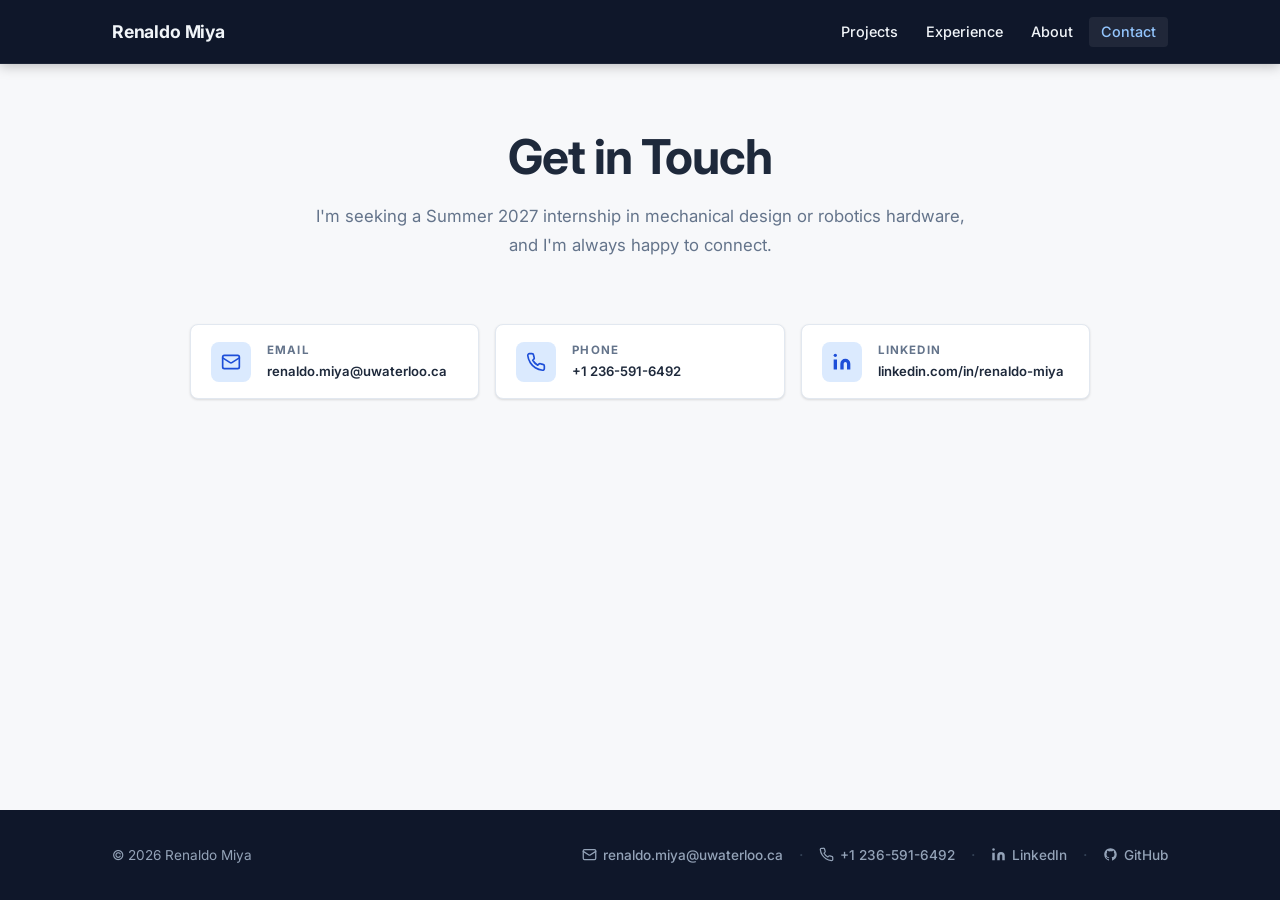
<file: contact.html>
<!DOCTYPE html>
<html lang="en">
<head>
  <meta charset="UTF-8" />
  <meta name="viewport" content="width=device-width, initial-scale=1.0" />
  <meta name="description" content="Contact Renaldo Miya — mechanical engineering student at the University of Waterloo." />
  <title>Contact — Renaldo Miya</title>
  <link rel="preconnect" href="https://fonts.googleapis.com" />
  <link rel="preconnect" href="https://fonts.gstatic.com" crossorigin />
  <link href="https://fonts.googleapis.com/css2?family=Inter:wght@400;500;600;700&display=swap" rel="stylesheet" />
  <link rel="stylesheet" href="style.css" />
</head>
<body>

  <!-- HEADER -->
  <header class="site-header">
    <div class="container nav-inner">
      <a class="nav-logo" href="index.html">Renaldo Miya</a>
      <nav aria-label="Main">
        <ul class="nav-links" role="list">
          <li><a href="projects.html">Projects</a></li>
          <li><a href="experience.html">Experience</a></li>
          <li><a href="about.html">About</a></li>
          <li><a href="contact.html" class="active" aria-current="page">Contact</a></li>
        </ul>
      </nav>
    </div>
  </header>

  <main>
    <section class="section">
      <div class="container">
        <div class="contact-wrap">

          <h1>Get in Touch</h1>
          <p class="contact-intro">I'm seeking a Summer 2027 internship in mechanical design or robotics hardware, and I'm always happy to connect.</p>

          <ul class="contact-list" role="list">

            <li>
              <a href="mailto:renaldo.miya@uwaterloo.ca" class="contact-item">
                <div class="contact-item-icon" aria-hidden="true">
                  <svg width="20" height="20" viewBox="0 0 24 24" fill="none" stroke="currentColor" stroke-width="2" stroke-linecap="round" stroke-linejoin="round"><rect x="2" y="4" width="20" height="16" rx="2"/><path d="m22 7-8.97 5.7a1.94 1.94 0 01-2.06 0L2 7"/></svg>
                </div>
                <div>
                  <p class="contact-item-label">Email</p>
                  <p class="contact-item-value">renaldo.miya@uwaterloo.ca</p>
                </div>
              </a>
            </li>

            <li>
              <a href="tel:+12365916492" class="contact-item">
                <div class="contact-item-icon" aria-hidden="true">
                  <svg width="20" height="20" viewBox="0 0 24 24" fill="none" stroke="currentColor" stroke-width="2" stroke-linecap="round" stroke-linejoin="round"><path d="M22 16.92v3a2 2 0 01-2.18 2 19.79 19.79 0 01-8.63-3.07 19.5 19.5 0 01-6-6A19.79 19.79 0 012.12 4.18 2 2 0 014.11 2h3a2 2 0 012 1.72 12.84 12.84 0 00.7 2.81 2 2 0 01-.45 2.11L8.09 9.91a16 16 0 006 6l1.27-1.27a2 2 0 012.11-.45 12.84 12.84 0 002.81.7A2 2 0 0122 16.92z"/></svg>
                </div>
                <div>
                  <p class="contact-item-label">Phone</p>
                  <p class="contact-item-value">+1 236-591-6492</p>
                </div>
              </a>
            </li>

            <li>
              <a href="https://www.linkedin.com/in/renaldo-miya/" target="_blank" rel="noopener noreferrer" class="contact-item">
                <div class="contact-item-icon" aria-hidden="true">
                  <svg width="20" height="20" viewBox="0 0 24 24" fill="currentColor"><path d="M16 8a6 6 0 016 6v7h-4v-7a2 2 0 00-2-2 2 2 0 00-2 2v7h-4v-7a6 6 0 016-6zM2 9h4v12H2z"/><circle cx="4" cy="4" r="2"/></svg>
                </div>
                <div>
                  <p class="contact-item-label">LinkedIn</p>
                  <p class="contact-item-value">linkedin.com/in/renaldo-miya</p>
                </div>
              </a>
            </li>

          </ul>

        </div>
      </div>
    </section>
  </main>

  <!-- FOOTER -->
  <footer class="site-footer">
    <div class="container footer-inner">
      <p class="footer-copy">&copy; 2026 Renaldo Miya</p>
      <div class="footer-links">
        <a href="mailto:renaldo.miya@uwaterloo.ca">
          <svg width="15" height="15" viewBox="0 0 24 24" fill="none" stroke="currentColor" stroke-width="2" stroke-linecap="round" stroke-linejoin="round" aria-hidden="true"><rect x="2" y="4" width="20" height="16" rx="2"/><path d="m22 7-8.97 5.7a1.94 1.94 0 01-2.06 0L2 7"/></svg>
          renaldo.miya@uwaterloo.ca
        </a>
        <span class="footer-divider" aria-hidden="true">&middot;</span>
        <a href="tel:+12365916492">
          <svg width="15" height="15" viewBox="0 0 24 24" fill="none" stroke="currentColor" stroke-width="2" stroke-linecap="round" stroke-linejoin="round" aria-hidden="true"><path d="M22 16.92v3a2 2 0 01-2.18 2 19.79 19.79 0 01-8.63-3.07 19.5 19.5 0 01-6-6A19.79 19.79 0 012.12 4.18 2 2 0 014.11 2h3a2 2 0 012 1.72 12.84 12.84 0 00.7 2.81 2 2 0 01-.45 2.11L8.09 9.91a16 16 0 006 6l1.27-1.27a2 2 0 012.11-.45 12.84 12.84 0 002.81.7A2 2 0 0122 16.92z"/></svg>
          +1 236-591-6492
        </a>
        <span class="footer-divider" aria-hidden="true">&middot;</span>
        <a href="https://www.linkedin.com/in/renaldo-miya/" target="_blank" rel="noopener noreferrer">
          <svg width="15" height="15" viewBox="0 0 24 24" fill="currentColor" aria-hidden="true"><path d="M16 8a6 6 0 016 6v7h-4v-7a2 2 0 00-2-2 2 2 0 00-2 2v7h-4v-7a6 6 0 016-6zM2 9h4v12H2z"/><circle cx="4" cy="4" r="2"/></svg>
          LinkedIn
        </a>
        <span class="footer-divider" aria-hidden="true">&middot;</span>
        <a href="https://github.com/renaldomiya" target="_blank" rel="noopener noreferrer">
          <svg width="15" height="15" viewBox="0 0 24 24" fill="currentColor" aria-hidden="true"><path fill-rule="evenodd" clip-rule="evenodd" d="M12 2C6.477 2 2 6.477 2 12c0 4.418 2.865 8.166 6.839 9.489.5.092.682-.217.682-.482 0-.237-.009-.868-.013-1.703-2.782.604-3.369-1.342-3.369-1.342-.454-1.155-1.11-1.463-1.11-1.463-.908-.62.069-.608.069-.608 1.003.07 1.531 1.03 1.531 1.03.892 1.529 2.341 1.087 2.91.831.092-.646.35-1.086.636-1.336-2.22-.253-4.555-1.11-4.555-4.943 0-1.091.39-1.984 1.029-2.683-.103-.253-.446-1.27.098-2.647 0 0 .84-.269 2.75 1.025A9.578 9.578 0 0112 6.836c.85.004 1.705.114 2.504.336 1.909-1.294 2.747-1.025 2.747-1.025.546 1.377.203 2.394.1 2.647.64.699 1.028 1.592 1.028 2.683 0 3.842-2.339 4.687-4.566 4.935.359.309.678.919.678 1.852 0 1.336-.012 2.415-.012 2.743 0 .267.18.578.688.48C19.138 20.163 22 16.418 22 12c0-5.523-4.477-10-10-10z"/></svg>
          GitHub
        </a>
      </div>
    </div>
  </footer>

</body>
</html>
</file>
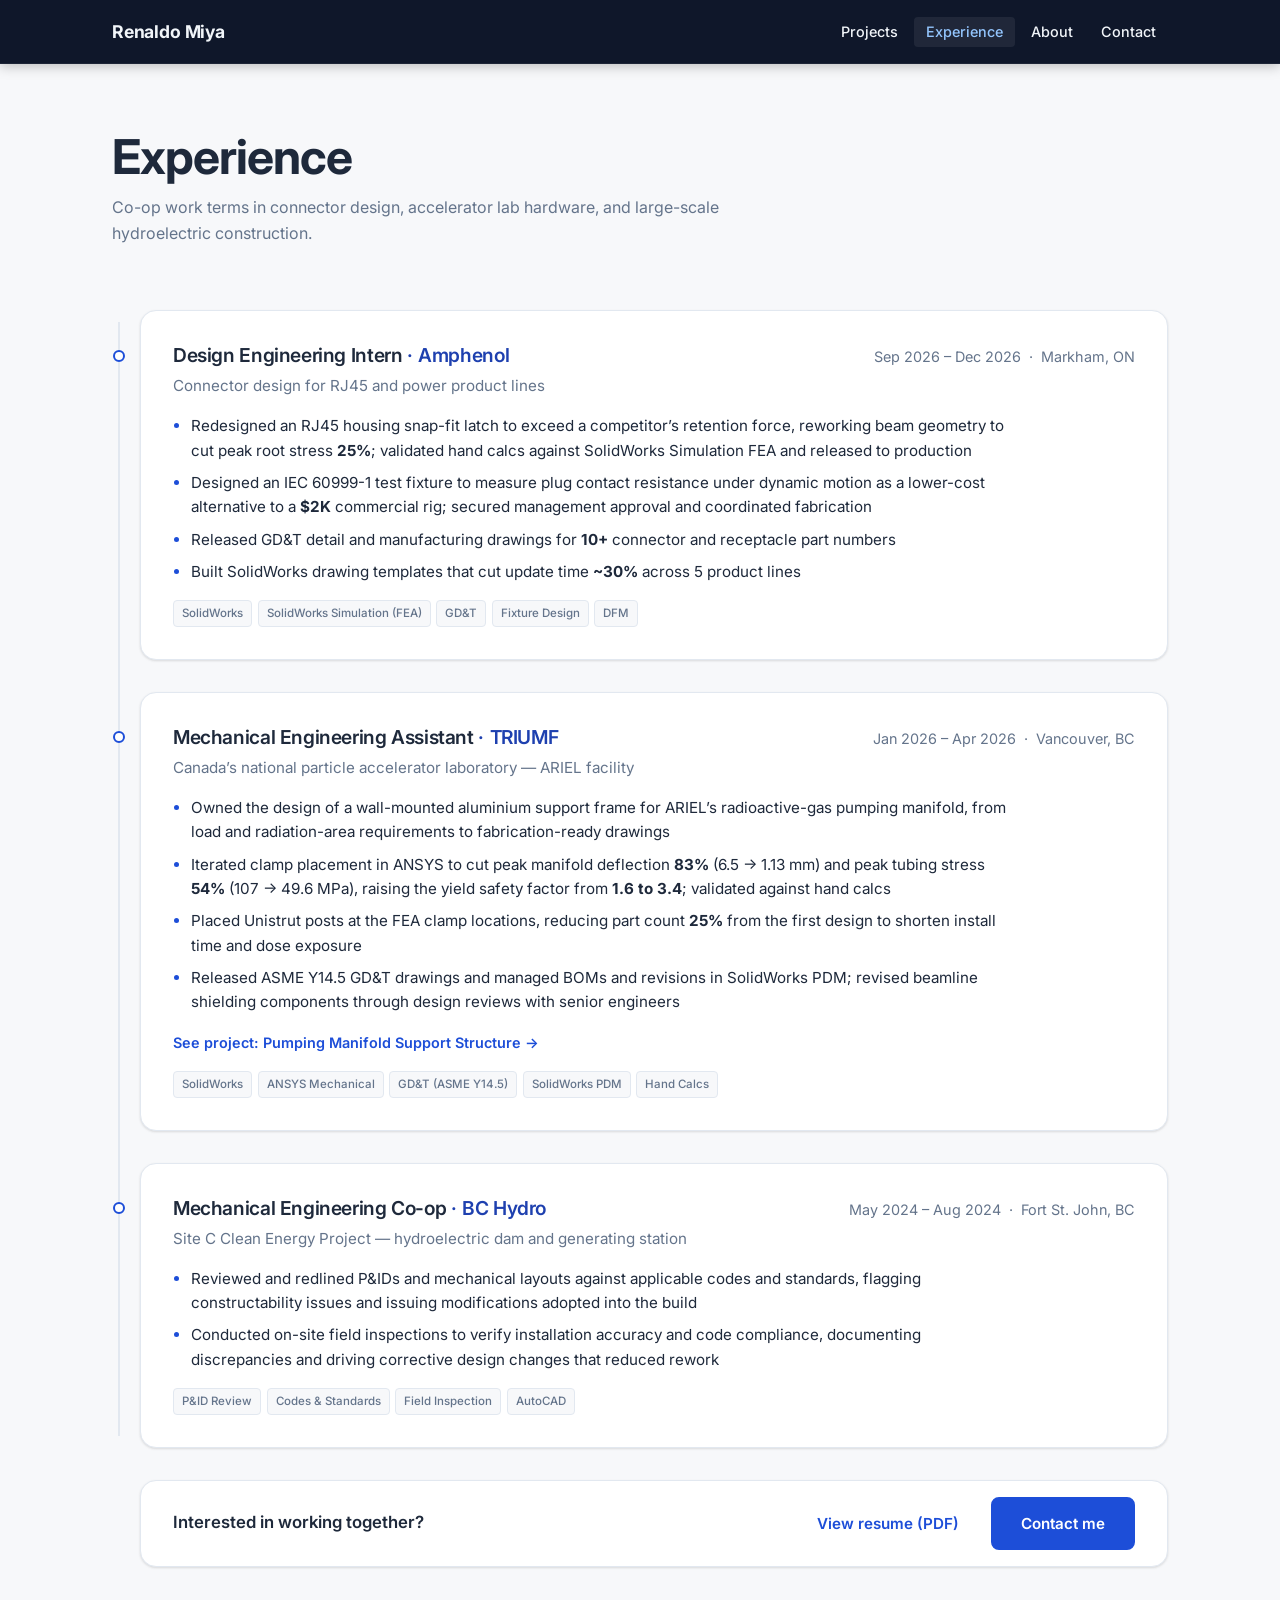
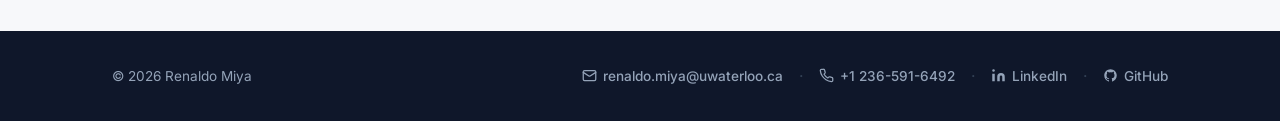
<file: experience.html>
<!DOCTYPE html>
<html lang="en">
<head>
  <meta charset="UTF-8" />
  <meta name="viewport" content="width=device-width, initial-scale=1.0" />
  <meta name="description" content="Co-op experience of Renaldo Miya — connector design at Amphenol, accelerator lab hardware at TRIUMF, and hydroelectric construction at BC Hydro, with measured results from each role." />
  <title>Experience — Renaldo Miya</title>
  <link rel="preconnect" href="https://fonts.googleapis.com" />
  <link rel="preconnect" href="https://fonts.gstatic.com" crossorigin />
  <link href="https://fonts.googleapis.com/css2?family=Inter:wght@400;500;600;700&display=swap" rel="stylesheet" />
  <link rel="stylesheet" href="style.css" />
</head>
<body>

  <!-- HEADER -->
  <header class="site-header">
    <div class="container nav-inner">
      <a class="nav-logo" href="index.html">Renaldo Miya</a>
      <nav aria-label="Main">
        <ul class="nav-links" role="list">
          <li><a href="projects.html">Projects</a></li>
          <li><a href="experience.html" class="active" aria-current="page">Experience</a></li>
          <li><a href="about.html">About</a></li>
          <li><a href="contact.html">Contact</a></li>
        </ul>
      </nav>
    </div>
  </header>

  <main>

    <div class="container" style="padding-top: var(--space-xl); padding-bottom: 0;">
      <h1>Experience</h1>
      <p class="text-muted mt-sm">Co-op work terms in connector design, accelerator lab hardware, and large-scale hydroelectric construction.</p>
    </div>

    <section class="section" aria-label="Roles, newest first">
      <div class="container exp">

        <ol class="exp-list" role="list">

          <!-- Amphenol -->
          <li>
            <article class="exp-card" id="amphenol" aria-labelledby="exp-amphenol">
              <header class="exp-card__head">
                <h2 class="exp-card__title" id="exp-amphenol">Design Engineering Intern <span class="exp-card__company">Amphenol</span></h2>
                <p class="exp-card__meta">
                  <span><time datetime="2026-09">Sep 2026</time> &ndash; <time datetime="2026-12">Dec 2026</time></span>
                  <span>Markham, ON</span>
                </p>
              </header>
              <p class="exp-card__context">Connector design for RJ45 and power product lines</p>
              <ul class="cs-bullets exp-card__bullets">
                <li>Redesigned an RJ45 housing snap-fit latch to exceed a competitor&rsquo;s retention force, reworking beam geometry to cut peak root stress <strong>25%</strong>; validated hand calcs against SolidWorks Simulation FEA and released to production</li>
                <li>Designed an IEC 60999-1 test fixture to measure plug contact resistance under dynamic motion as a lower-cost alternative to a <strong>$2K</strong> commercial rig; secured management approval and coordinated fabrication</li>
                <li>Released GD&amp;T detail and manufacturing drawings for <strong>10+</strong> connector and receptacle part numbers</li>
                <li>Built SolidWorks drawing templates that cut update time <strong>~30%</strong> across 5 product lines</li>
              </ul>
              <p class="project-card__tags exp-card__tags">
                <span class="project-card__tag">SolidWorks</span>
                <span class="project-card__tag">SolidWorks Simulation (FEA)</span>
                <span class="project-card__tag">GD&amp;T</span>
                <span class="project-card__tag">Fixture Design</span>
                <span class="project-card__tag">DFM</span>
              </p>
            </article>
          </li>

          <!-- TRIUMF -->
          <li>
            <article class="exp-card" id="triumf" aria-labelledby="exp-triumf">
              <header class="exp-card__head">
                <h2 class="exp-card__title" id="exp-triumf">Mechanical Engineering Assistant <span class="exp-card__company">TRIUMF</span></h2>
                <p class="exp-card__meta">
                  <span><time datetime="2026-01">Jan 2026</time> &ndash; <time datetime="2026-04">Apr 2026</time></span>
                  <span>Vancouver, BC</span>
                </p>
              </header>
              <p class="exp-card__context">Canada&rsquo;s national particle accelerator laboratory &mdash; ARIEL facility</p>
              <ul class="cs-bullets exp-card__bullets">
                <li>Owned the design of a wall-mounted aluminium support frame for ARIEL&rsquo;s radioactive-gas pumping manifold, from load and radiation-area requirements to fabrication-ready drawings</li>
                <li>Iterated clamp placement in ANSYS to cut peak manifold deflection <strong>83%</strong> (6.5 &rarr; 1.13&nbsp;mm) and peak tubing stress <strong>54%</strong> (107 &rarr; 49.6&nbsp;MPa), raising the yield safety factor from <strong>1.6 to 3.4</strong>; validated against hand calcs</li>
                <li>Placed Unistrut posts at the FEA clamp locations, reducing part count <strong>25%</strong> from the first design to shorten install time and dose exposure</li>
                <li>Released ASME Y14.5 GD&amp;T drawings and managed BOMs and revisions in SolidWorks PDM; revised beamline shielding components through design reviews with senior engineers</li>
              </ul>
              <a href="project-manifold.html" class="exp-card__project">See project: Pumping Manifold Support Structure &rarr;</a>
              <p class="project-card__tags exp-card__tags">
                <span class="project-card__tag">SolidWorks</span>
                <span class="project-card__tag">ANSYS Mechanical</span>
                <span class="project-card__tag">GD&amp;T (ASME Y14.5)</span>
                <span class="project-card__tag">SolidWorks PDM</span>
                <span class="project-card__tag">Hand Calcs</span>
              </p>
            </article>
          </li>

          <!-- BC Hydro -->
          <li>
            <article class="exp-card" id="bc-hydro" aria-labelledby="exp-bchydro">
              <header class="exp-card__head">
                <h2 class="exp-card__title" id="exp-bchydro">Mechanical Engineering Co-op <span class="exp-card__company">BC Hydro</span></h2>
                <p class="exp-card__meta">
                  <span><time datetime="2024-05">May 2024</time> &ndash; <time datetime="2024-08">Aug 2024</time></span>
                  <span>Fort St. John, BC</span>
                </p>
              </header>
              <p class="exp-card__context">Site C Clean Energy Project &mdash; hydroelectric dam and generating station</p>
              <ul class="cs-bullets exp-card__bullets">
                <li>Reviewed and redlined P&amp;IDs and mechanical layouts against applicable codes and standards, flagging constructability issues and issuing modifications adopted into the build</li>
                <li>Conducted on-site field inspections to verify installation accuracy and code compliance, documenting discrepancies and driving corrective design changes that reduced rework</li>
              </ul>
              <p class="project-card__tags exp-card__tags">
                <span class="project-card__tag">P&amp;ID Review</span>
                <span class="project-card__tag">Codes &amp; Standards</span>
                <span class="project-card__tag">Field Inspection</span>
                <span class="project-card__tag">AutoCAD</span>
              </p>
            </article>
          </li>

        </ol>

        <div class="projects-cta exp-cta">
          <p class="projects-cta__line">Interested in working together?</p>
          <div class="exp-cta__actions">
            <a href="assets/resume.pdf" class="exp-cta__resume" target="_blank" rel="noopener noreferrer">View resume (PDF)</a>
            <a href="contact.html" class="btn btn-primary">Contact me</a>
          </div>
        </div>

      </div>
    </section>

  </main>

  <!-- FOOTER -->
  <footer class="site-footer">
    <div class="container footer-inner">
      <p class="footer-copy">&copy; 2026 Renaldo Miya</p>
      <div class="footer-links">
        <a href="mailto:renaldo.miya@uwaterloo.ca">
          <svg width="15" height="15" viewBox="0 0 24 24" fill="none" stroke="currentColor" stroke-width="2" stroke-linecap="round" stroke-linejoin="round" aria-hidden="true"><rect x="2" y="4" width="20" height="16" rx="2"/><path d="m22 7-8.97 5.7a1.94 1.94 0 01-2.06 0L2 7"/></svg>
          renaldo.miya@uwaterloo.ca
        </a>
        <span class="footer-divider" aria-hidden="true">&middot;</span>
        <a href="tel:+12365916492">
          <svg width="15" height="15" viewBox="0 0 24 24" fill="none" stroke="currentColor" stroke-width="2" stroke-linecap="round" stroke-linejoin="round" aria-hidden="true"><path d="M22 16.92v3a2 2 0 01-2.18 2 19.79 19.79 0 01-8.63-3.07 19.5 19.5 0 01-6-6A19.79 19.79 0 012.12 4.18 2 2 0 014.11 2h3a2 2 0 012 1.72 12.84 12.84 0 00.7 2.81 2 2 0 01-.45 2.11L8.09 9.91a16 16 0 006 6l1.27-1.27a2 2 0 012.11-.45 12.84 12.84 0 002.81.7A2 2 0 0122 16.92z"/></svg>
          +1 236-591-6492
        </a>
        <span class="footer-divider" aria-hidden="true">&middot;</span>
        <a href="https://www.linkedin.com/in/renaldo-miya/" target="_blank" rel="noopener noreferrer">
          <svg width="15" height="15" viewBox="0 0 24 24" fill="currentColor" aria-hidden="true"><path d="M16 8a6 6 0 016 6v7h-4v-7a2 2 0 00-2-2 2 2 0 00-2 2v7h-4v-7a6 6 0 016-6zM2 9h4v12H2z"/><circle cx="4" cy="4" r="2"/></svg>
          LinkedIn
        </a>
        <span class="footer-divider" aria-hidden="true">&middot;</span>
        <a href="https://github.com/renaldomiya" target="_blank" rel="noopener noreferrer">
          <svg width="15" height="15" viewBox="0 0 24 24" fill="currentColor" aria-hidden="true"><path fill-rule="evenodd" clip-rule="evenodd" d="M12 2C6.477 2 2 6.477 2 12c0 4.418 2.865 8.166 6.839 9.489.5.092.682-.217.682-.482 0-.237-.009-.868-.013-1.703-2.782.604-3.369-1.342-3.369-1.342-.454-1.155-1.11-1.463-1.11-1.463-.908-.62.069-.608.069-.608 1.003.07 1.531 1.03 1.531 1.03.892 1.529 2.341 1.087 2.91.831.092-.646.35-1.086.636-1.336-2.22-.253-4.555-1.11-4.555-4.943 0-1.091.39-1.984 1.029-2.683-.103-.253-.446-1.27.098-2.647 0 0 .84-.269 2.75 1.025A9.578 9.578 0 0112 6.836c.85.004 1.705.114 2.504.336 1.909-1.294 2.747-1.025 2.747-1.025.546 1.377.203 2.394.1 2.647.64.699 1.028 1.592 1.028 2.683 0 3.842-2.339 4.687-4.566 4.935.359.309.678.919.678 1.852 0 1.336-.012 2.415-.012 2.743 0 .267.18.578.688.48C19.138 20.163 22 16.418 22 12c0-5.523-4.477-10-10-10z"/></svg>
          GitHub
        </a>
      </div>
    </div>
  </footer>

</body>
</html>
</file>
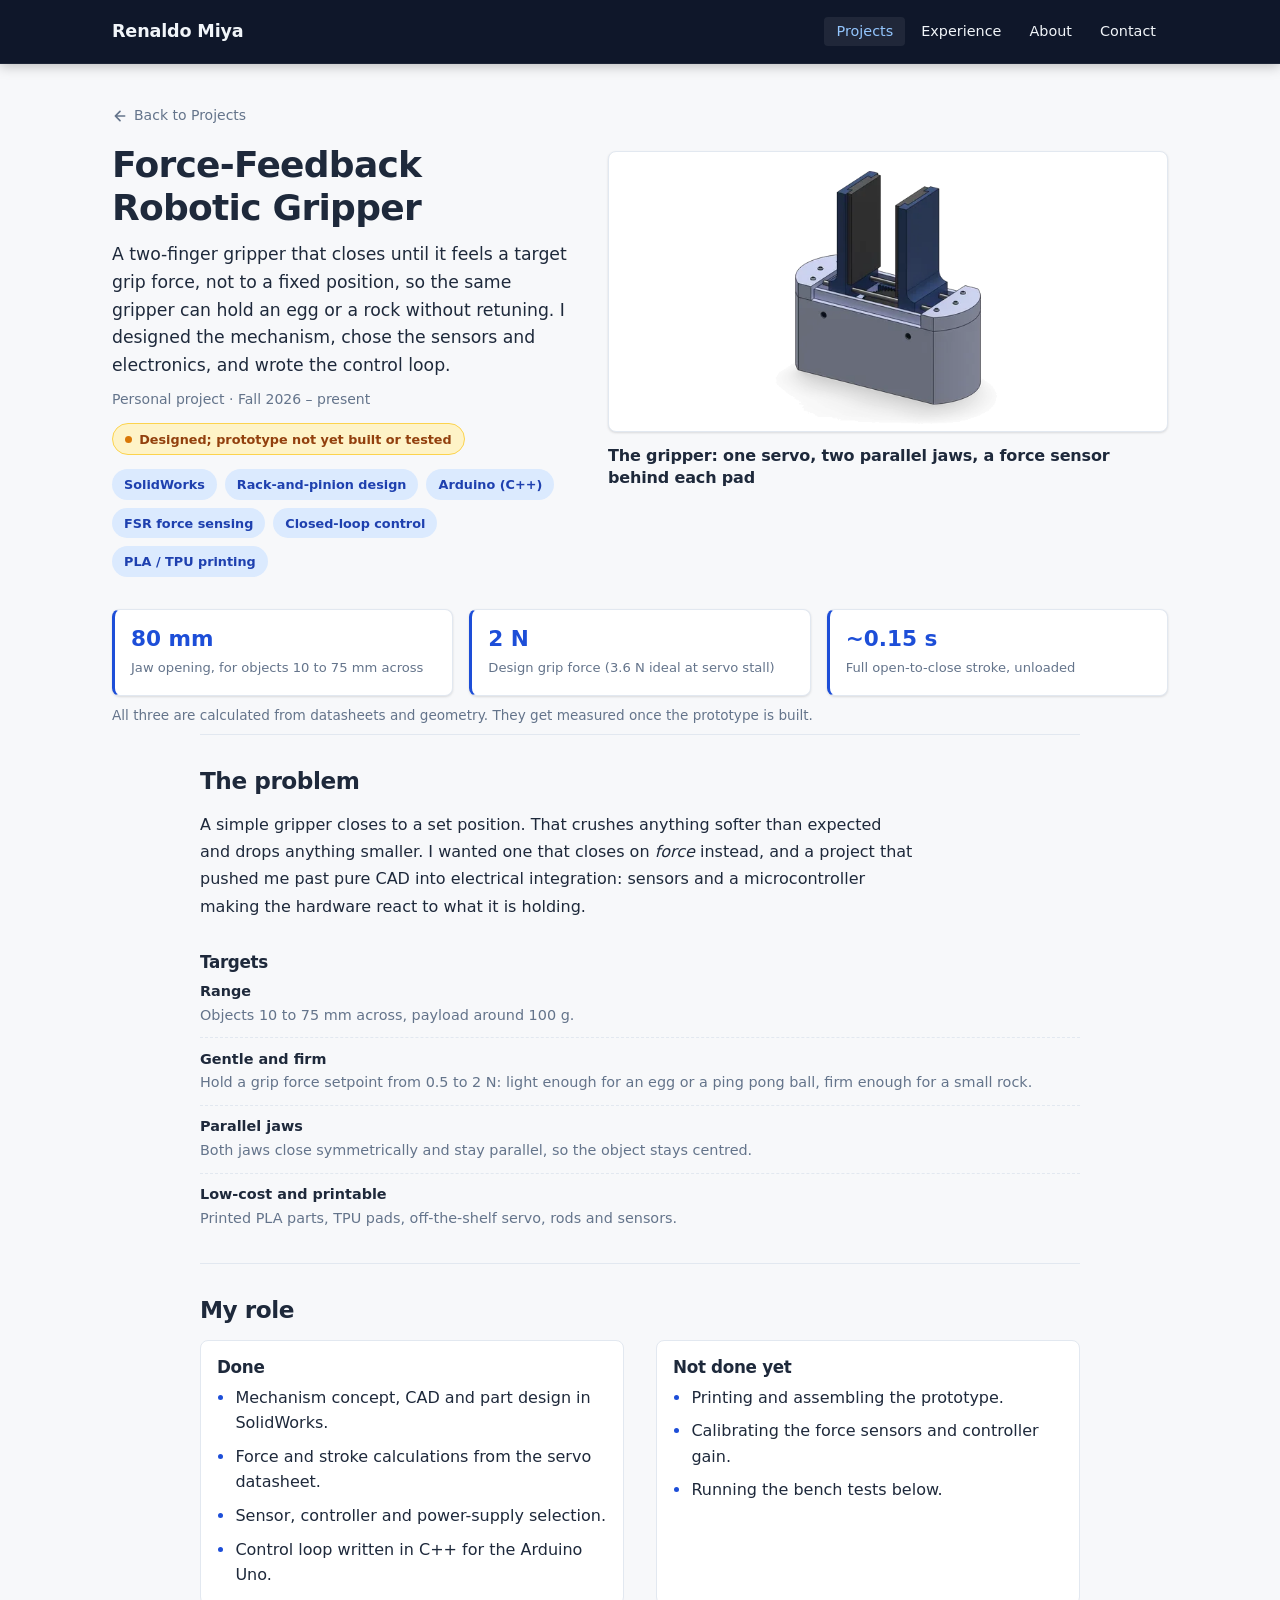
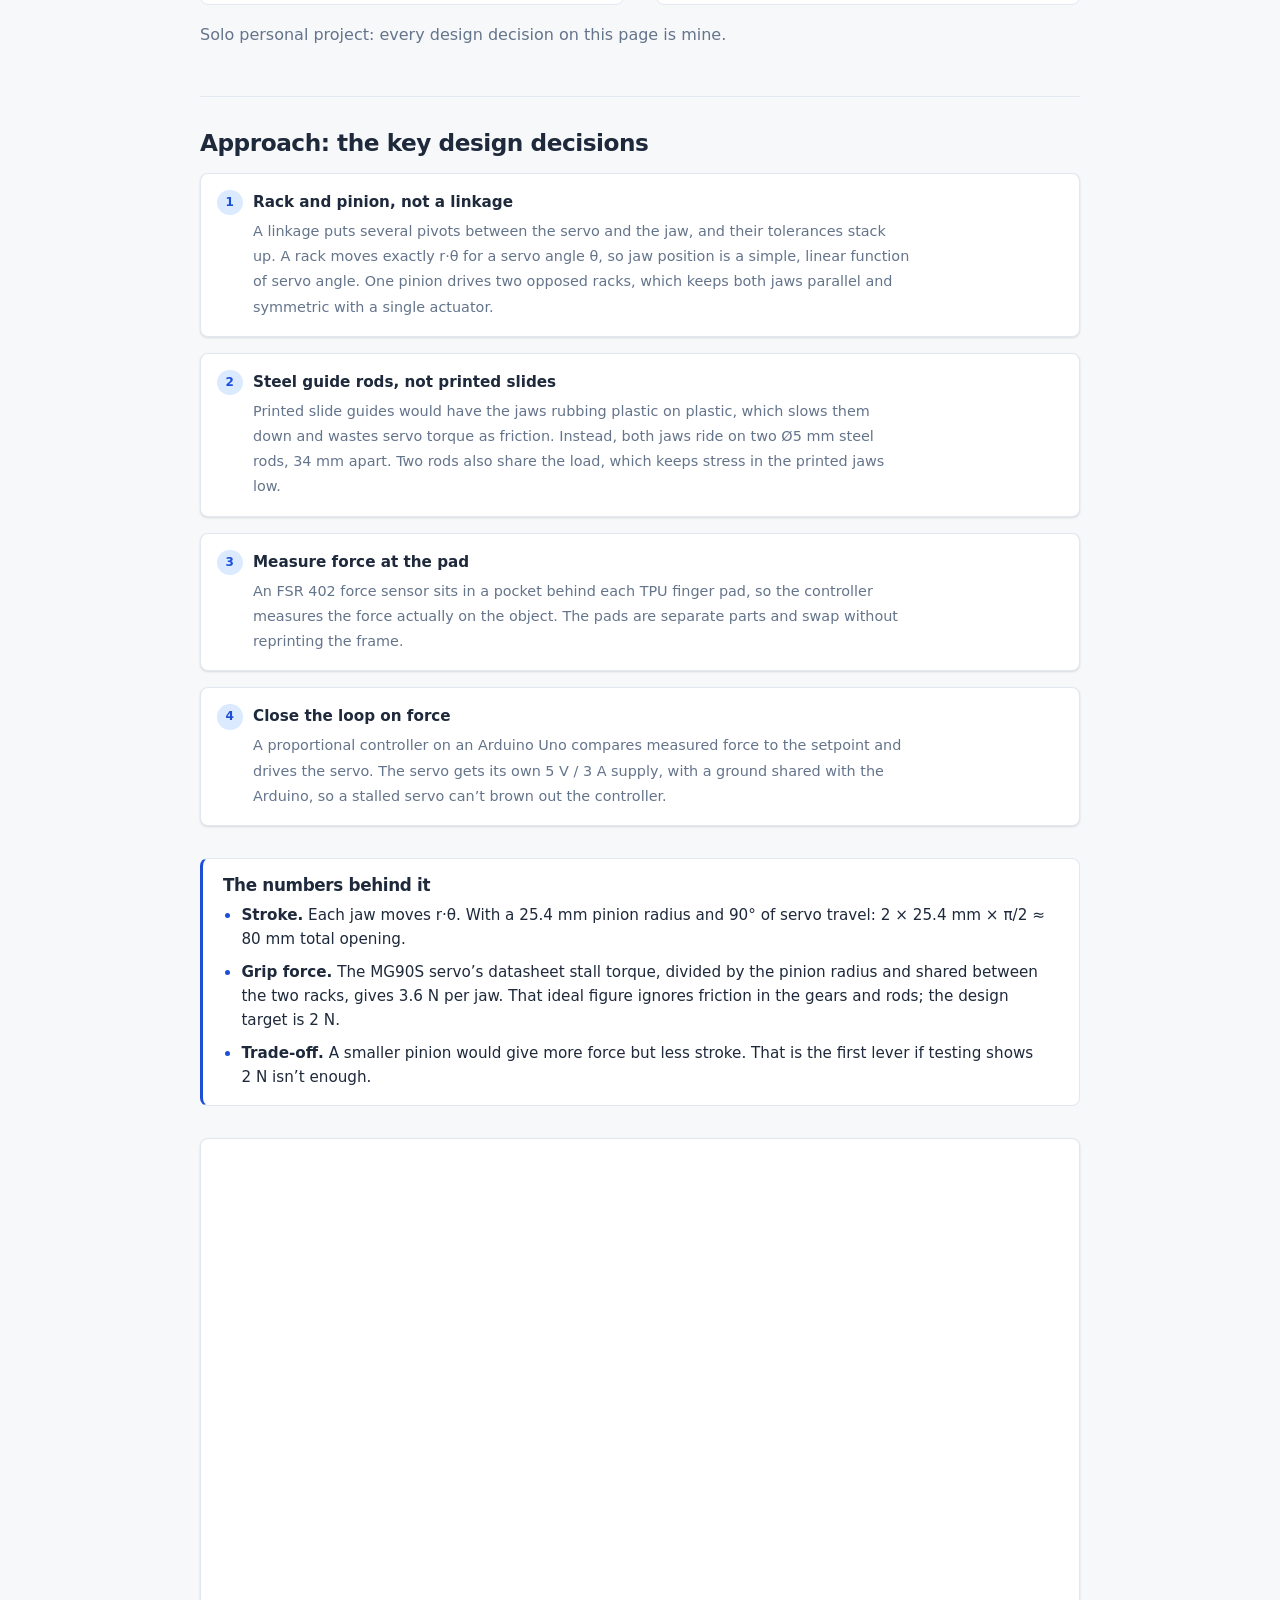
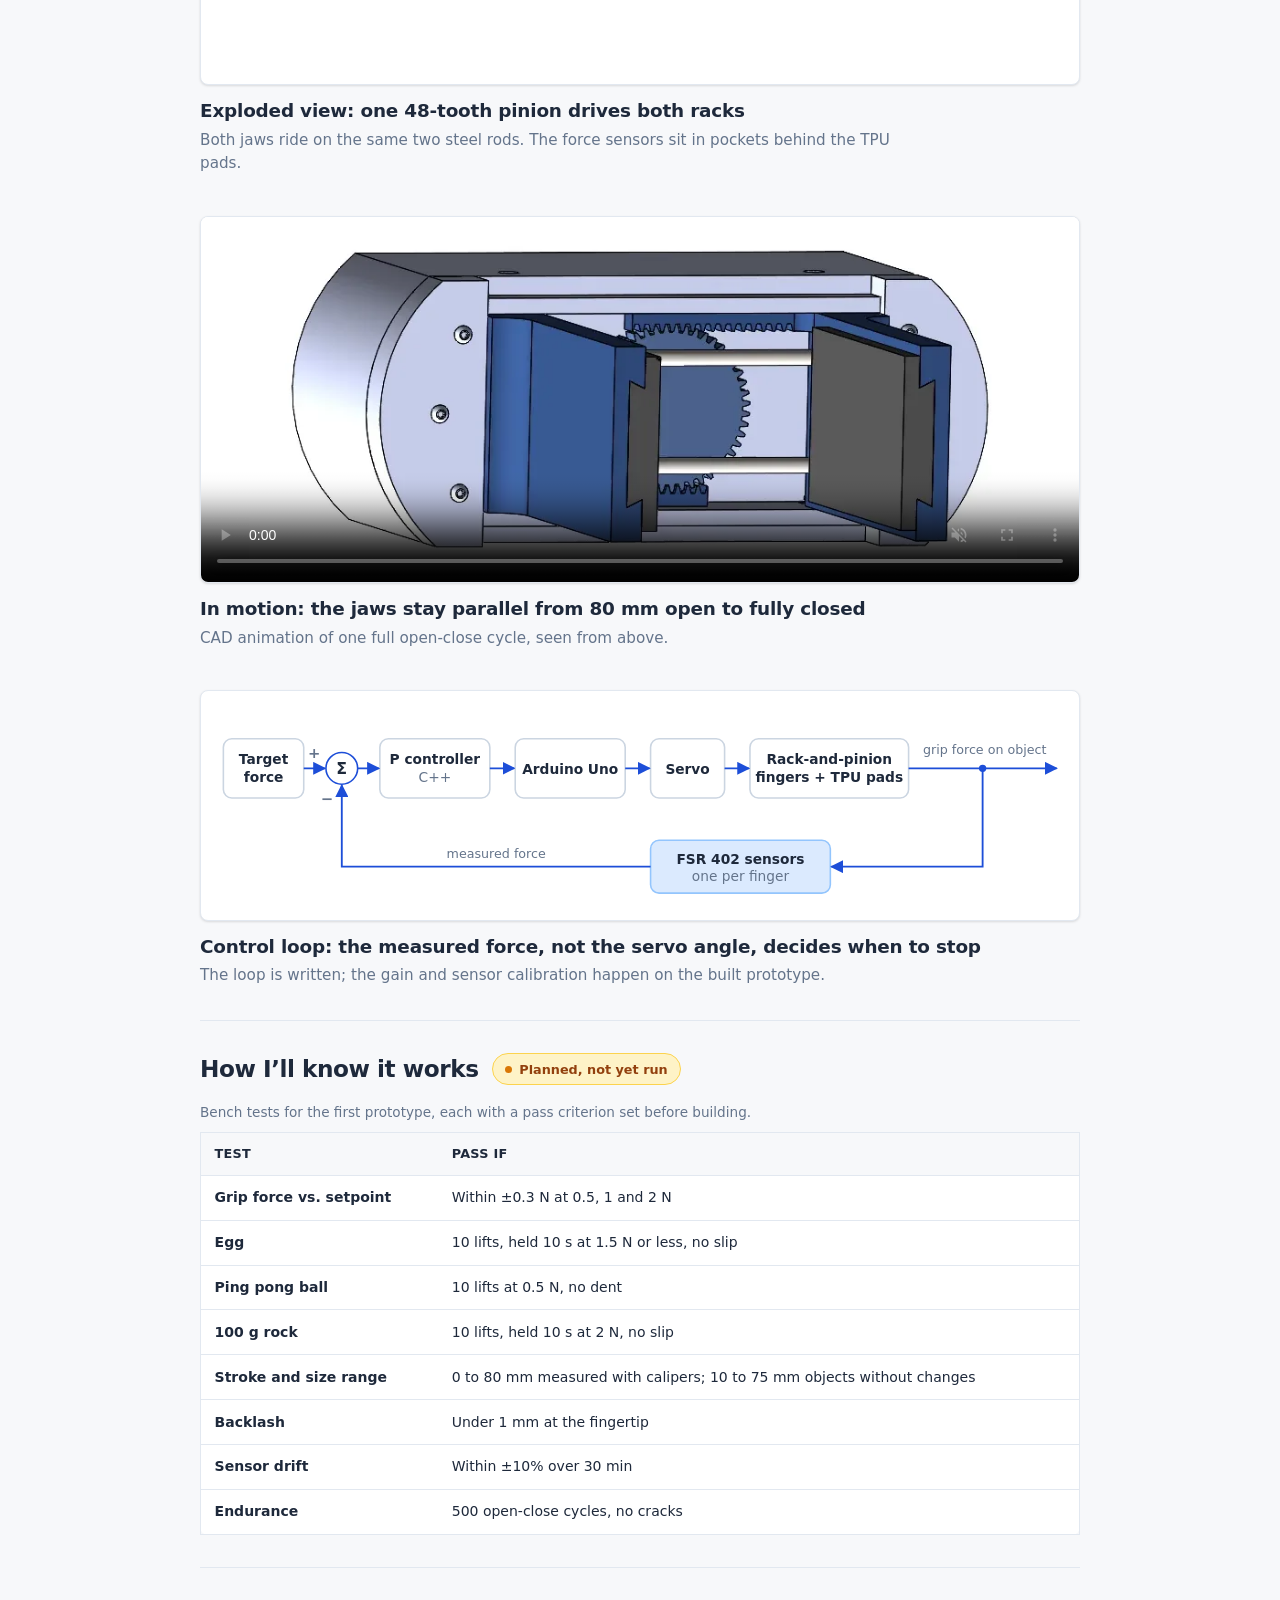
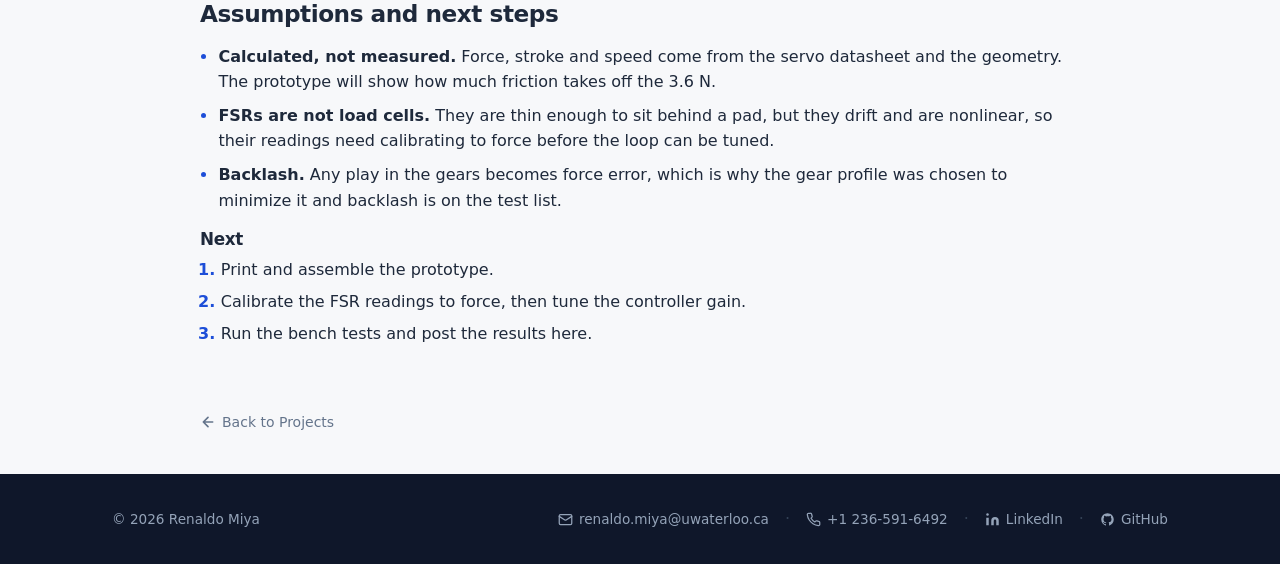
<file: project-claw.html>
<!DOCTYPE html>
<html lang="en">
<head>
  <meta charset="UTF-8" />
  <meta name="viewport" content="width=device-width, initial-scale=1.0" />
  <meta name="description" content="This page has moved to project-gripper.html." />
  <title>Robotic Gripper — Renaldo Miya</title>
  <meta http-equiv="refresh" content="0; url=project-gripper.html" />
  <link rel="canonical" href="project-gripper.html" />
  <meta name="robots" content="noindex" />
  <link rel="preconnect" href="https://fonts.googleapis.com" />
  <link rel="preconnect" href="https://fonts.gstatic.com" crossorigin />
  <link href="https://fonts.googleapis.com/css2?family=Inter:wght@400;500;600;700&display=swap" rel="stylesheet" />
  <link rel="stylesheet" href="style.css" />
</head>
<body>

  <!-- HEADER -->
  <header class="site-header">
    <div class="container nav-inner">
      <a class="nav-logo" href="index.html">Renaldo Miya</a>
      <nav aria-label="Main">
        <ul class="nav-links" role="list">
          <li><a href="projects.html">Projects</a></li>
          <li><a href="experience.html">Experience</a></li>
          <li><a href="about.html">About</a></li>
          <li><a href="contact.html">Contact</a></li>
        </ul>
      </nav>
    </div>
  </header>

  <main>
    <div class="container">
      <div class="redirect-page">
        <h1>Page moved</h1>
        <p>This project is now the Force-Feedback Robotic Gripper page. If you are not redirected automatically, use the link below.</p>
        <p><a href="project-gripper.html" class="btn btn-primary">Continue</a></p>
      </div>
    </div>
  </main>

  <!-- FOOTER -->
  <footer class="site-footer">
    <div class="container footer-inner">
      <p class="footer-copy">&copy; 2026 Renaldo Miya</p>
      <div class="footer-links">
        <a href="mailto:renaldo.miya@uwaterloo.ca">
          <svg width="15" height="15" viewBox="0 0 24 24" fill="none" stroke="currentColor" stroke-width="2" stroke-linecap="round" stroke-linejoin="round" aria-hidden="true"><rect x="2" y="4" width="20" height="16" rx="2"/><path d="m22 7-8.97 5.7a1.94 1.94 0 01-2.06 0L2 7"/></svg>
          renaldo.miya@uwaterloo.ca
        </a>
        <span class="footer-divider" aria-hidden="true">&middot;</span>
        <a href="tel:+12365916492">
          <svg width="15" height="15" viewBox="0 0 24 24" fill="none" stroke="currentColor" stroke-width="2" stroke-linecap="round" stroke-linejoin="round" aria-hidden="true"><path d="M22 16.92v3a2 2 0 01-2.18 2 19.79 19.79 0 01-8.63-3.07 19.5 19.5 0 01-6-6A19.79 19.79 0 012.12 4.18 2 2 0 014.11 2h3a2 2 0 012 1.72 12.84 12.84 0 00.7 2.81 2 2 0 01-.45 2.11L8.09 9.91a16 16 0 006 6l1.27-1.27a2 2 0 012.11-.45 12.84 12.84 0 002.81.7A2 2 0 0122 16.92z"/></svg>
          +1 236-591-6492
        </a>
        <span class="footer-divider" aria-hidden="true">&middot;</span>
        <a href="https://www.linkedin.com/in/renaldo-miya/" target="_blank" rel="noopener noreferrer">
          <svg width="15" height="15" viewBox="0 0 24 24" fill="currentColor" aria-hidden="true"><path d="M16 8a6 6 0 016 6v7h-4v-7a2 2 0 00-2-2 2 2 0 00-2 2v7h-4v-7a6 6 0 016-6zM2 9h4v12H2z"/><circle cx="4" cy="4" r="2"/></svg>
          LinkedIn
        </a>
        <span class="footer-divider" aria-hidden="true">&middot;</span>
        <a href="https://github.com/renaldomiya" target="_blank" rel="noopener noreferrer">
          <svg width="15" height="15" viewBox="0 0 24 24" fill="currentColor" aria-hidden="true"><path fill-rule="evenodd" clip-rule="evenodd" d="M12 2C6.477 2 2 6.477 2 12c0 4.418 2.865 8.166 6.839 9.489.5.092.682-.217.682-.482 0-.237-.009-.868-.013-1.703-2.782.604-3.369-1.342-3.369-1.342-.454-1.155-1.11-1.463-1.11-1.463-.908-.62.069-.608.069-.608 1.003.07 1.531 1.03 1.531 1.03.892 1.529 2.341 1.087 2.91.831.092-.646.35-1.086.636-1.336-2.22-.253-4.555-1.11-4.555-4.943 0-1.091.39-1.984 1.029-2.683-.103-.253-.446-1.27.098-2.647 0 0 .84-.269 2.75 1.025A9.578 9.578 0 0112 6.836c.85.004 1.705.114 2.504.336 1.909-1.294 2.747-1.025 2.747-1.025.546 1.377.203 2.394.1 2.647.64.699 1.028 1.592 1.028 2.683 0 3.842-2.339 4.687-4.566 4.935.359.309.678.919.678 1.852 0 1.336-.012 2.415-.012 2.743 0 .267.18.578.688.48C19.138 20.163 22 16.418 22 12c0-5.523-4.477-10-10-10z"/></svg>
          GitHub
        </a>
      </div>
    </div>
  </footer>

</body>
</html>
</file>
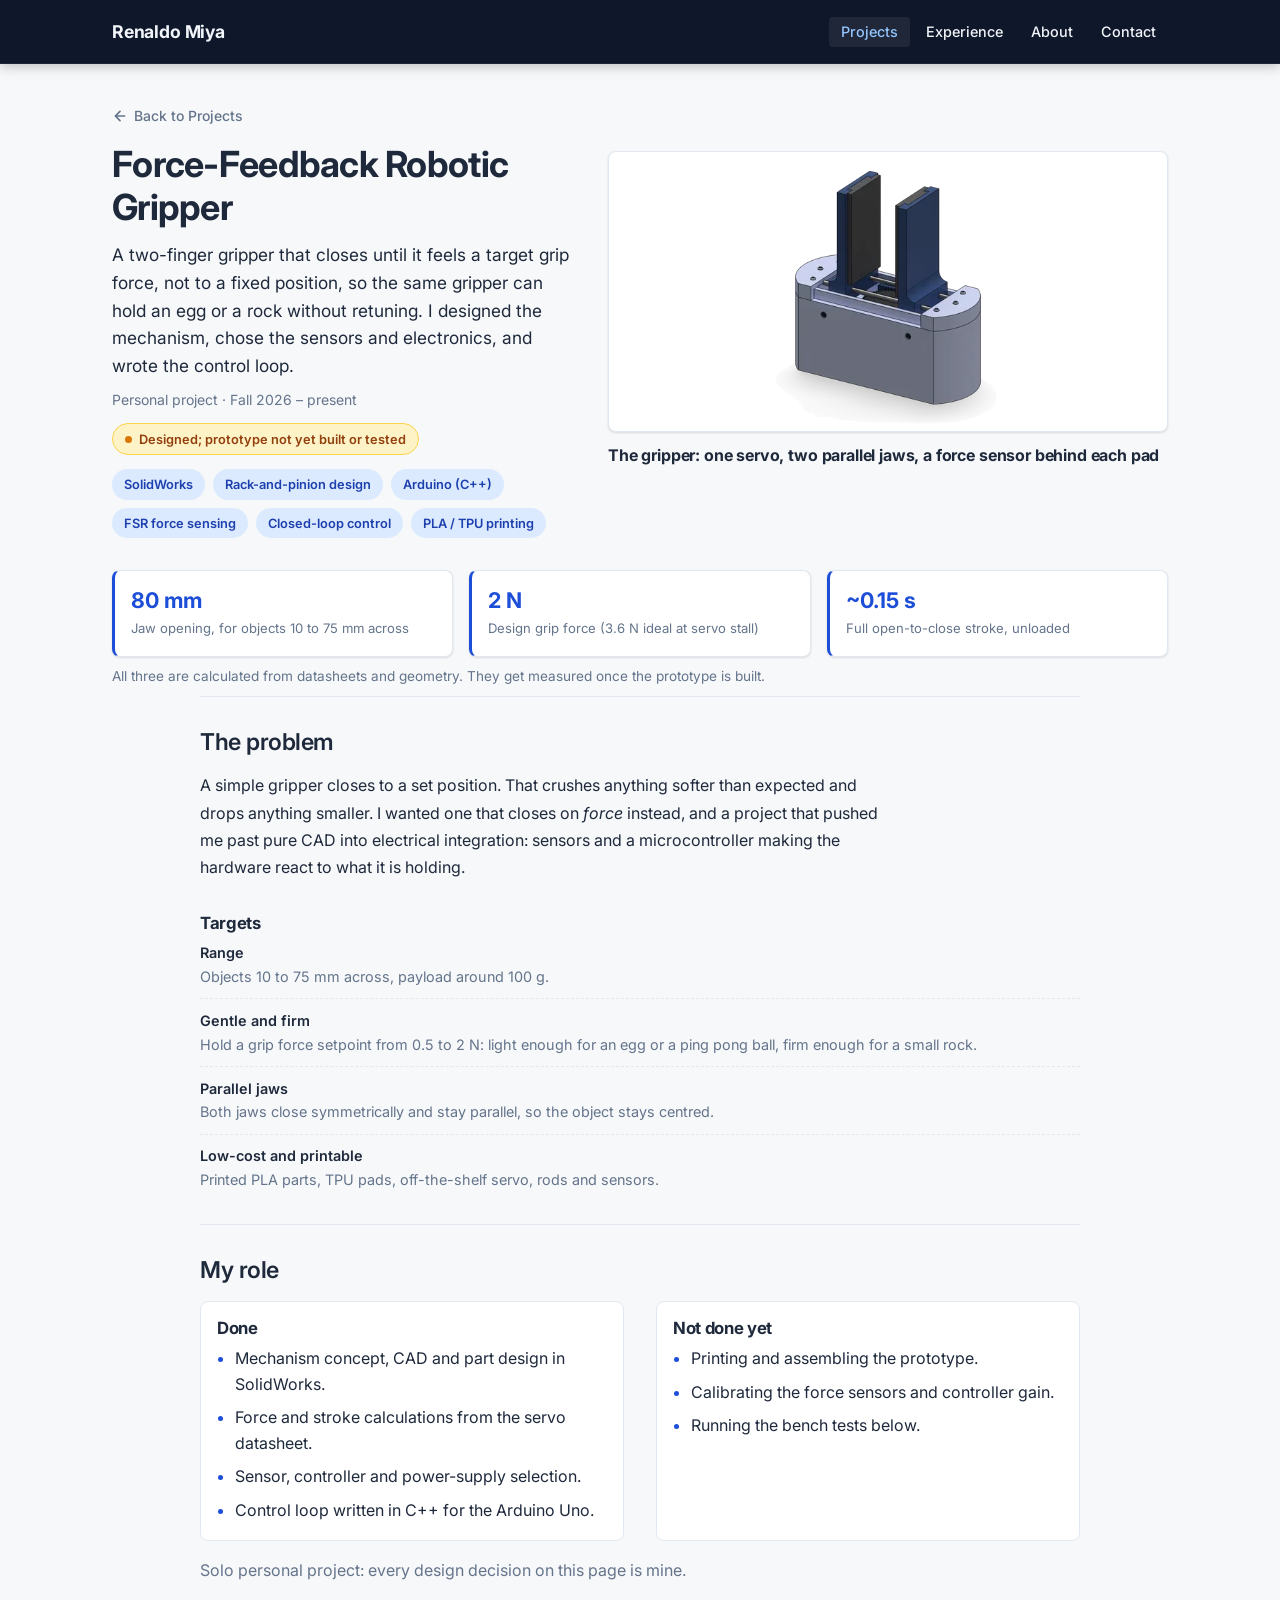
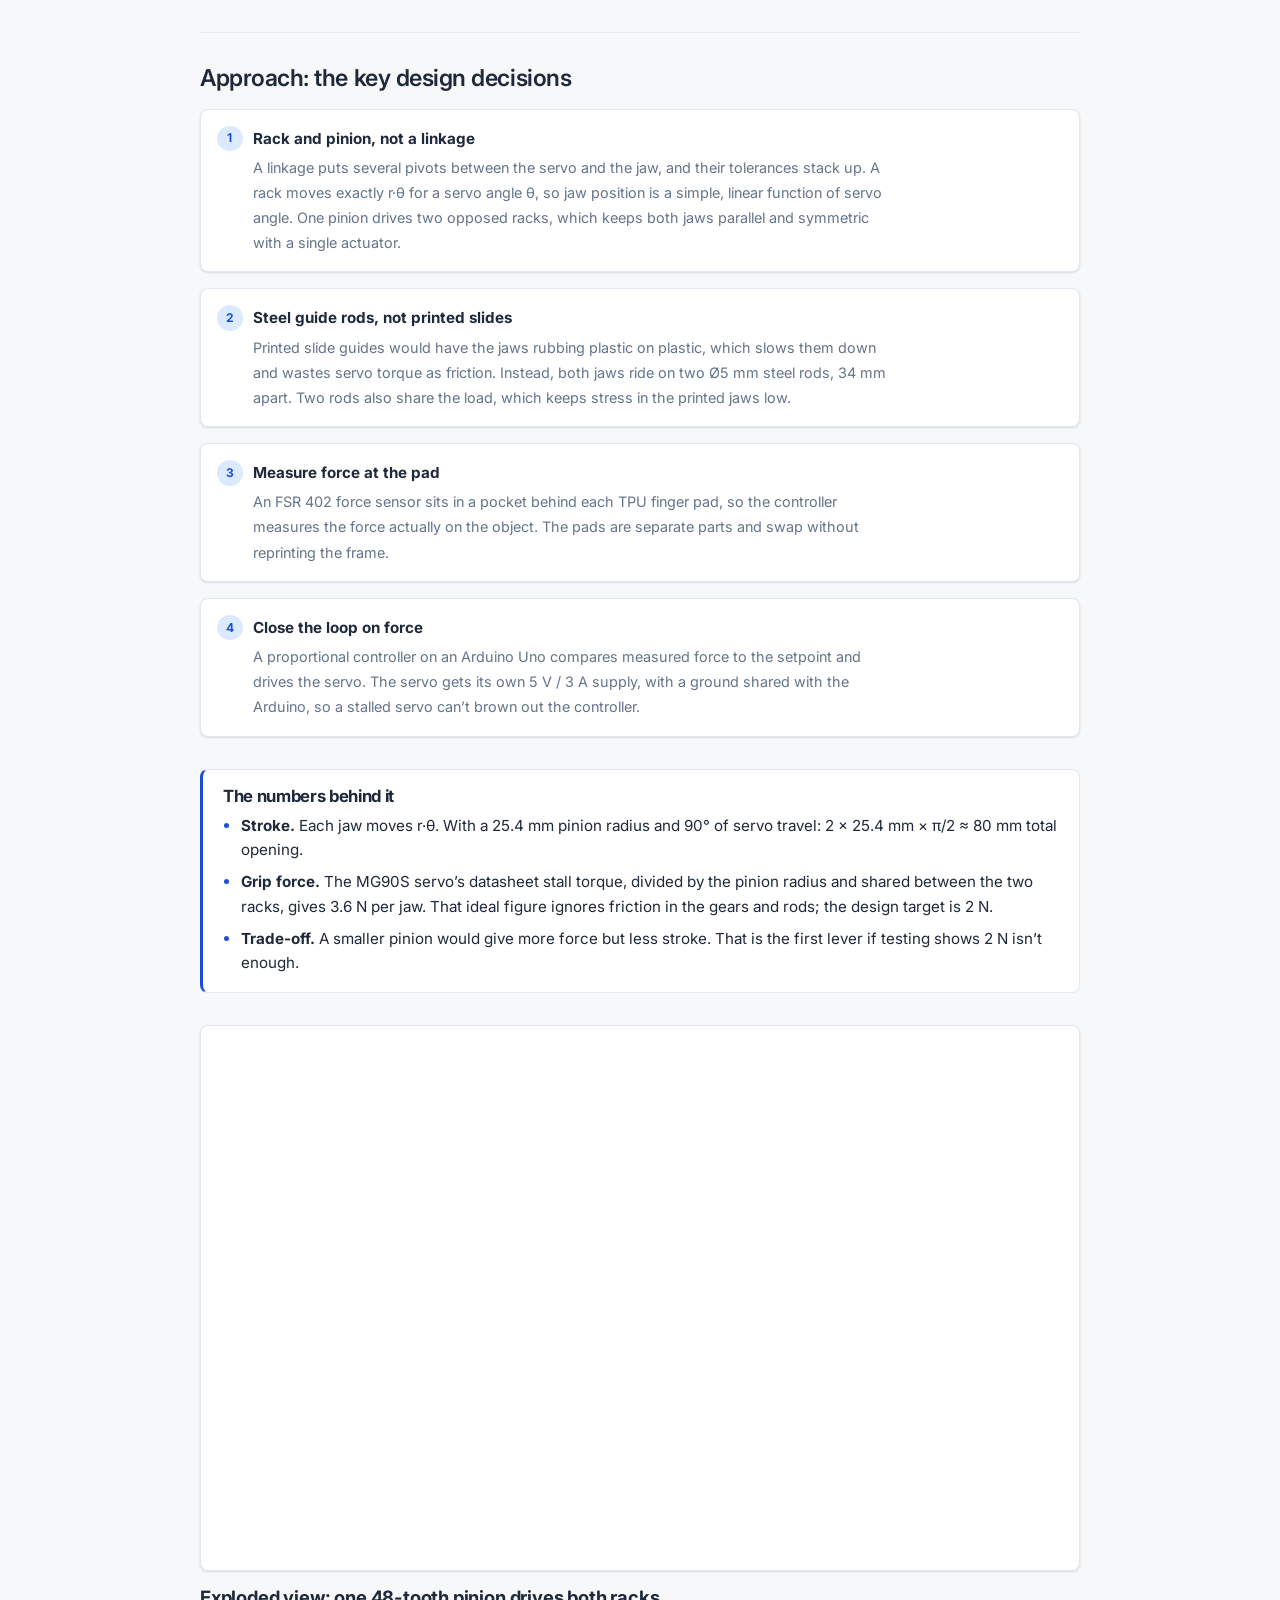
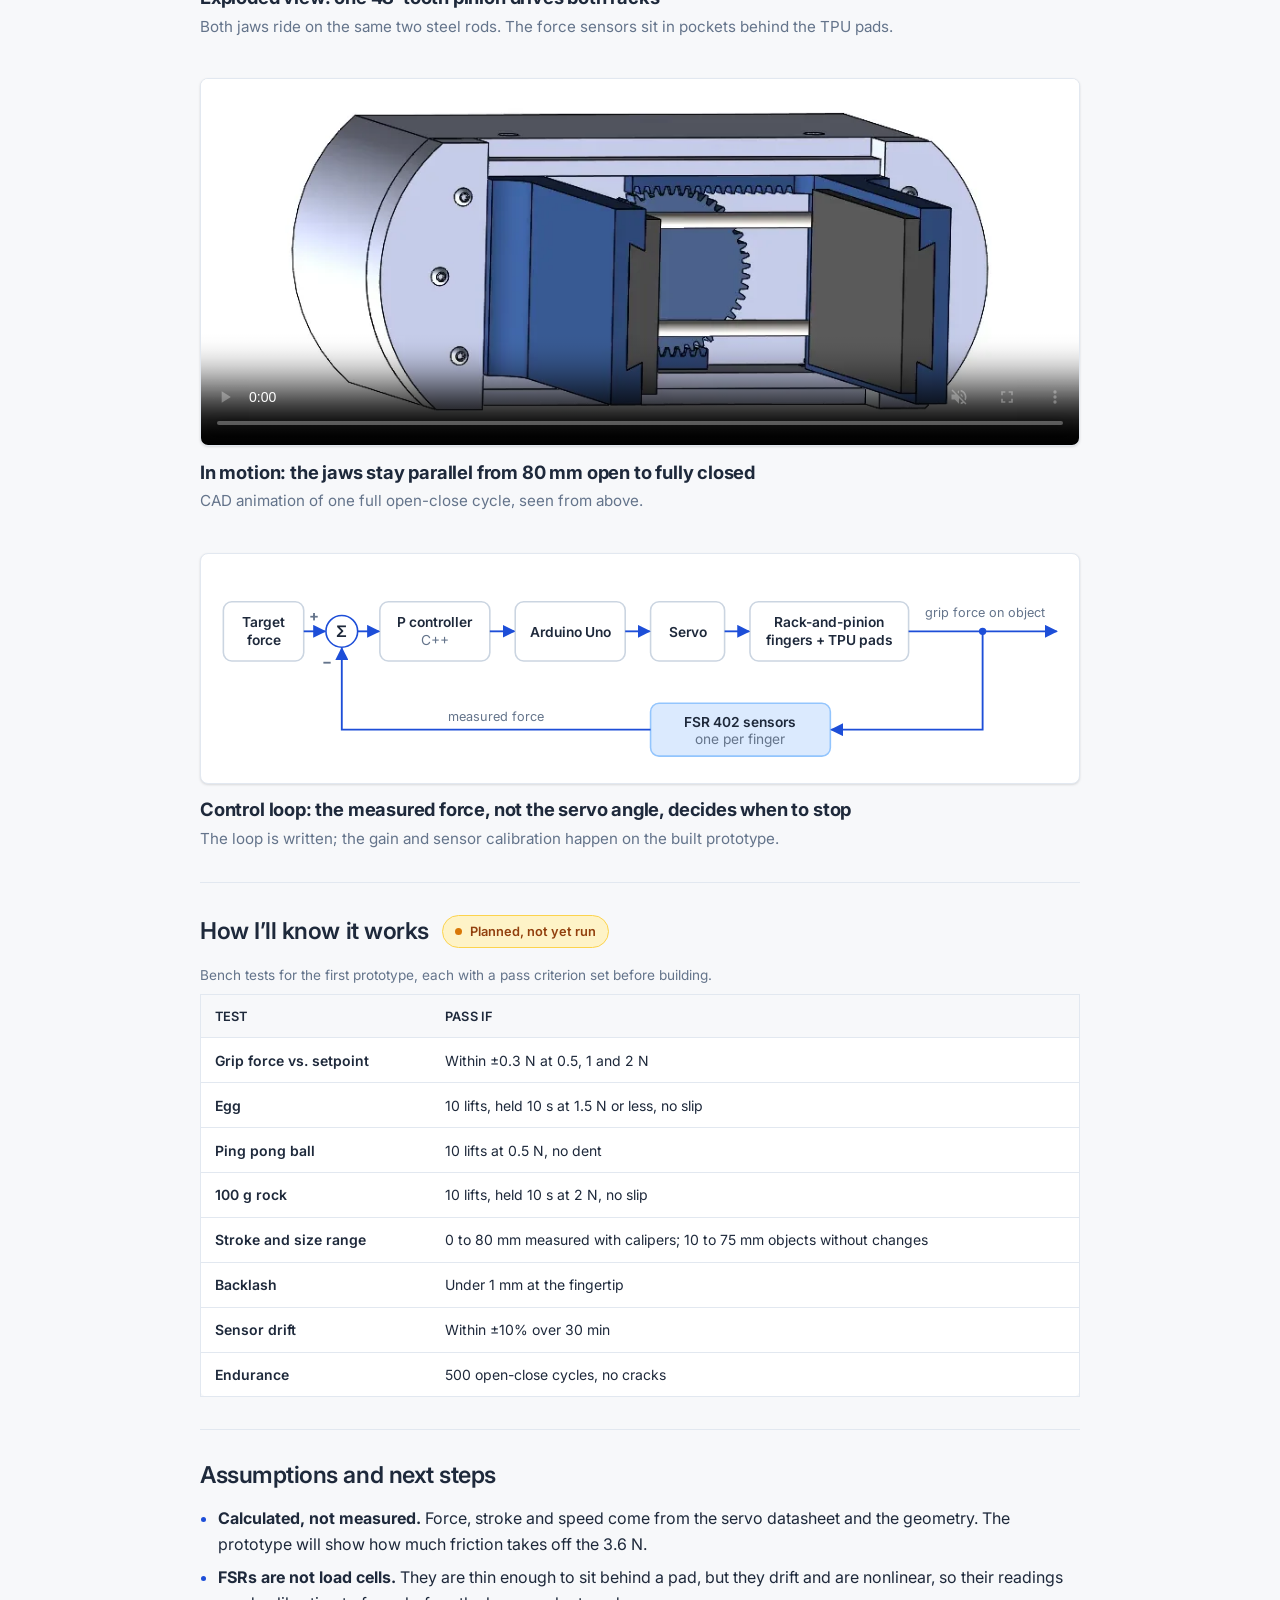
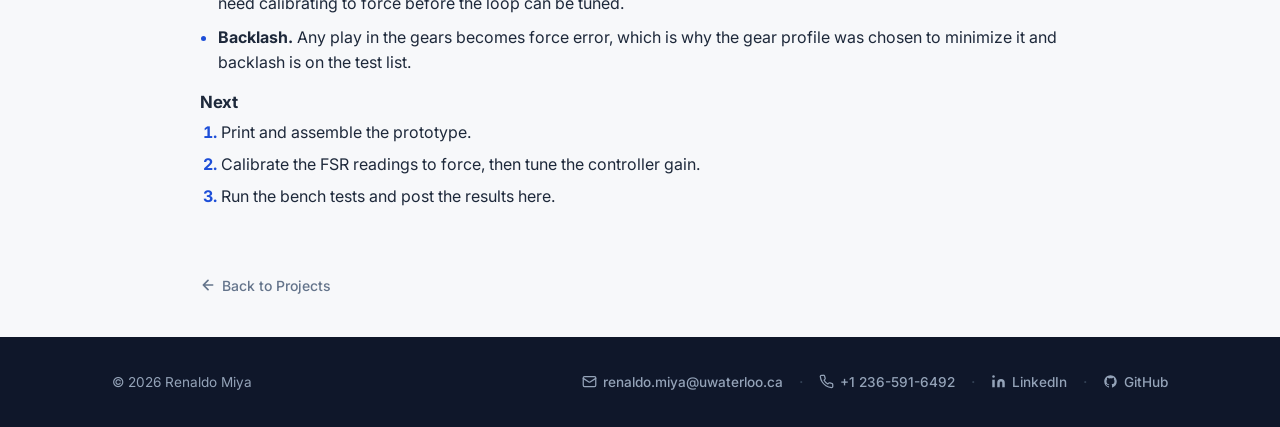
<file: project-gripper.html>
<!DOCTYPE html>
<html lang="en">
<head>
  <meta charset="UTF-8" />
  <meta name="viewport" content="width=device-width, initial-scale=1.0" />
  <meta name="description" content="A two-finger servo-driven rack-and-pinion gripper that closes to a target grip force instead of a fixed position." />
  <title>Force-Feedback Robotic Gripper — Renaldo Miya</title>
  <link rel="preconnect" href="https://fonts.googleapis.com" />
  <link rel="preconnect" href="https://fonts.gstatic.com" crossorigin />
  <link href="https://fonts.googleapis.com/css2?family=Inter:wght@400;500;600;700&display=swap" rel="stylesheet" />
  <link rel="stylesheet" href="style.css" />
  <script src="assets/lightbox.js" defer></script>
</head>
<body>

  <!-- HEADER -->
  <header class="site-header">
    <div class="container nav-inner">
      <a class="nav-logo" href="index.html">Renaldo Miya</a>
      <nav aria-label="Main">
        <ul class="nav-links" role="list">
          <li><a href="projects.html" class="active" aria-current="page">Projects</a></li>
          <li><a href="experience.html">Experience</a></li>
          <li><a href="about.html">About</a></li>
          <li><a href="contact.html">Contact</a></li>
        </ul>
      </nav>
    </div>
  </header>

  <main>
    <div class="container project-detail cs-page">

      <!-- 1. HEADLINE -->
      <div class="cs-intro">
        <div class="cs-intro__top">
          <a href="projects.html" class="back-link">
            <svg width="16" height="16" viewBox="0 0 24 24" fill="none" stroke="currentColor" stroke-width="2.5" stroke-linecap="round" stroke-linejoin="round" aria-hidden="true"><path d="M19 12H5M12 19l-7-7 7-7"/></svg>
            Back to Projects
          </a>
          <h1>Force-Feedback Robotic Gripper</h1>
        </div>
        <p class="cs-lead">A two-finger gripper that closes until it feels a target grip force, not to a fixed position, so the same gripper can hold an egg or a rock without retuning. I designed the mechanism, chose the sensors and electronics, and wrote the control loop.</p>
        <div class="cs-intro__bottom">
          <p class="cs-meta">Personal project &middot; Fall 2026 &ndash; present</p>
          <p class="status-badge">Designed; prototype not yet built or tested</p>
          <div class="skill-tags">
            <span class="skill-tag">SolidWorks</span>
            <span class="skill-tag">Rack-and-pinion design</span>
            <span class="skill-tag">Arduino (C++)</span>
            <span class="skill-tag">FSR force sensing</span>
            <span class="skill-tag">Closed-loop control</span>
            <span class="skill-tag">PLA / TPU printing</span>
          </div>
        </div>

        <figure class="cs-fig cs-fig--hero">
          <div class="cs-fig__media">
            <img src="images/gripper/gripper-hero-1600.webp"
                 srcset="images/gripper/gripper-hero-800.webp 800w, images/gripper/gripper-hero-1600.webp 1600w"
                 sizes="(max-width: 899px) calc(100vw - 4rem), 560px"
                 width="1600" height="800" fetchpriority="high"
                 alt="CAD render of the assembled gripper: a light grey housing with two blue jaws standing on steel guide rods, dark TPU pads facing each other, jaws part-way closed." />
          </div>
          <figcaption class="cs-fig__cap">
            <h2 class="cs-fig__title">The gripper: one servo, two parallel jaws, a force sensor behind each pad</h2>
          </figcaption>
        </figure>
      </div>

      <div class="results-strip cs-metrics">
        <div class="result-stat">
          <p class="result-stat__value">80&nbsp;mm</p>
          <p class="result-stat__label">Jaw opening, for objects 10 to 75&nbsp;mm across</p>
        </div>
        <div class="result-stat">
          <p class="result-stat__value">2&nbsp;N</p>
          <p class="result-stat__label">Design grip force (3.6&nbsp;N ideal at servo stall)</p>
        </div>
        <div class="result-stat">
          <p class="result-stat__value">~0.15&nbsp;s</p>
          <p class="result-stat__label">Full open-to-close stroke, unloaded</p>
        </div>
      </div>
      <p class="cs-metrics-note">All three are calculated from datasheets and geometry. They get measured once the prototype is built.</p>

      <!-- 2. PROBLEM -->
      <section class="cs-sec" aria-labelledby="cs-problem">
        <h2 id="cs-problem">The problem</h2>
        <div class="cs-prose">
          <p>A simple gripper closes to a set position. That crushes anything softer than expected and drops anything smaller. I wanted one that closes on <em>force</em> instead, and a project that pushed me past pure CAD into electrical integration: sensors and a microcontroller making the hardware react to what it is holding.</p>
          <h3 class="cs-h3">Targets</h3>
          <ul class="spec-list" role="list">
            <li><span class="spec-name">Range</span><span class="spec-value">Objects 10 to 75&nbsp;mm across, payload around 100&nbsp;g.</span></li>
            <li><span class="spec-name">Gentle and firm</span><span class="spec-value">Hold a grip force setpoint from 0.5 to 2&nbsp;N: light enough for an egg or a ping pong ball, firm enough for a small rock.</span></li>
            <li><span class="spec-name">Parallel jaws</span><span class="spec-value">Both jaws close symmetrically and stay parallel, so the object stays centred.</span></li>
            <li><span class="spec-name">Low-cost and printable</span><span class="spec-value">Printed PLA parts, TPU pads, off-the-shelf servo, rods and sensors.</span></li>
          </ul>
        </div>
      </section>

      <!-- 3. ROLE -->
      <section class="cs-sec" aria-labelledby="cs-role">
        <h2 id="cs-role">My role</h2>
        <div class="cs-role">
          <div>
            <h3 class="cs-h3">Done</h3>
            <ul class="cs-bullets">
              <li>Mechanism concept, CAD and part design in SolidWorks.</li>
              <li>Force and stroke calculations from the servo datasheet.</li>
              <li>Sensor, controller and power-supply selection.</li>
              <li>Control loop written in C++ for the Arduino Uno.</li>
            </ul>
          </div>
          <div>
            <h3 class="cs-h3">Not done yet</h3>
            <ul class="cs-bullets">
              <li>Printing and assembling the prototype.</li>
              <li>Calibrating the force sensors and controller gain.</li>
              <li>Running the bench tests below.</li>
            </ul>
          </div>
        </div>
        <p class="cs-prose-line cs-after-table">Solo personal project: every design decision on this page is mine.</p>
      </section>

      <!-- 4. APPROACH -->
      <section class="cs-sec" aria-labelledby="cs-approach">
        <h2 id="cs-approach">Approach: the key design decisions</h2>
        <ol class="calc-list cs-steps" role="list">
          <li>
            <p class="calc-step__name">Rack and pinion, not a linkage</p>
            <p class="calc-step__body">A linkage puts several pivots between the servo and the jaw, and their tolerances stack up. A rack moves exactly r&middot;&theta; for a servo angle &theta;, so jaw position is a simple, linear function of servo angle. One pinion drives two opposed racks, which keeps both jaws parallel and symmetric with a single actuator.</p>
          </li>
          <li>
            <p class="calc-step__name">Steel guide rods, not printed slides</p>
            <p class="calc-step__body">Printed slide guides would have the jaws rubbing plastic on plastic, which slows them down and wastes servo torque as friction. Instead, both jaws ride on two &Oslash;5&nbsp;mm steel rods, 34&nbsp;mm apart. Two rods also share the load, which keeps stress in the printed jaws low.</p>
          </li>
          <li>
            <p class="calc-step__name">Measure force at the pad</p>
            <p class="calc-step__body">An FSR 402 force sensor sits in a pocket behind each TPU finger pad, so the controller measures the force actually on the object. The pads are separate parts and swap without reprinting the frame.</p>
          </li>
          <li>
            <p class="calc-step__name">Close the loop on force</p>
            <p class="calc-step__body">A proportional controller on an Arduino Uno compares measured force to the setpoint and drives the servo. The servo gets its own 5&nbsp;V / 3&nbsp;A supply, with a ground shared with the Arduino, so a stalled servo can&rsquo;t brown out the controller.</p>
          </li>
        </ol>

        <aside class="cs-key" aria-labelledby="cs-calc-title">
          <h3 id="cs-calc-title" class="cs-h3">The numbers behind it</h3>
          <ul class="cs-bullets">
            <li><strong>Stroke.</strong> Each jaw moves r&middot;&theta;. With a 25.4&nbsp;mm pinion radius and 90&deg; of servo travel: 2 &times; 25.4&nbsp;mm &times; &pi;/2 &asymp; 80&nbsp;mm total opening.</li>
            <li><strong>Grip force.</strong> The MG90S servo&rsquo;s datasheet stall torque, divided by the pinion radius and shared between the two racks, gives 3.6&nbsp;N per jaw. That ideal figure ignores friction in the gears and rods; the design target is 2&nbsp;N.</li>
            <li><strong>Trade-off.</strong> A smaller pinion would give more force but less stroke. That is the first lever if testing shows 2&nbsp;N isn&rsquo;t enough.</li>
          </ul>
        </aside>

        <figure class="cs-fig cs-fig--wide">
          <a class="cs-fig__media" href="images/gripper/gripper-exploded-labelled-1600.webp" data-lightbox>
            <img src="images/gripper/gripper-exploded-labelled-1600.webp"
                 srcset="images/gripper/gripper-exploded-labelled-800.webp 800w, images/gripper/gripper-exploded-labelled-1600.webp 1600w"
                 sizes="(max-width: 943px) calc(100vw - 4rem), 880px"
                 width="1600" height="993" loading="lazy" decoding="async"
                 alt="Exploded CAD view with labelled parts: two blue jaws with dark TPU finger pads and FSR 402 force sensors behind them, a rack under each jaw, two steel guide rods, rod covers with M3 screws, the housing, a 48-tooth pinion, the MG90S servo and the back housing." />
            <span class="visually-hidden">(opens full-size image)</span>
          </a>
          <figcaption class="cs-fig__cap">
            <h3 class="cs-fig__title">Exploded view: one 48-tooth pinion drives both racks</h3>
            <p class="cs-fig__note">Both jaws ride on the same two steel rods. The force sensors sit in pockets behind the TPU pads.</p>
          </figcaption>
        </figure>

        <figure class="cs-fig cs-fig--wide">
          <div class="cs-fig__media">
            <video autoplay muted loop playsinline controls preload="metadata"
                   poster="images/gripper/gripper-open-close-poster.webp" width="960" height="400"
                   aria-label="CAD animation, seen from above: the two blue jaws slide together along the steel guide rods until the dark TPU pads meet, then open again, while the pinion turns between the two racks.">
              <source src="images/gripper/gripper-open-close.mp4" type="video/mp4" />
              <a href="images/gripper/gripper-open-close.mp4">Download the clip of the jaws opening and closing (MP4)</a>
            </video>
          </div>
          <figcaption class="cs-fig__cap">
            <h3 class="cs-fig__title">In motion: the jaws stay parallel from 80&nbsp;mm open to fully closed</h3>
            <p class="cs-fig__note">CAD animation of one full open-close cycle, seen from above.</p>
          </figcaption>
        </figure>

        <figure class="cs-fig cs-fig--wide">
          <div class="cs-fig__media cs-diagram">
            <svg viewBox="0 0 800 186" role="img" aria-labelledby="loopTitle loopDesc" font-family="inherit">
              <title id="loopTitle">Closed-loop grip force control</title>
              <desc id="loopDesc">The target force enters a summing junction, where the measured force is subtracted from it. The error goes to a proportional controller on the Arduino Uno, which commands the servo, which drives the rack-and-pinion fingers and TPU pads to produce grip force on the object. FSR 402 sensors measure that force and feed it back to the summing junction.</desc>

              <defs>
                <marker id="arrow" viewBox="0 0 10 10" refX="9" refY="5" markerWidth="7" markerHeight="7" orient="auto">
                  <path d="M0,0 L10,5 L0,10 z" fill="#1d4ed8"/>
                </marker>
              </defs>

              <g fill="#ffffff" stroke="#cbd5e1" stroke-width="1.5">
                <rect x="6"   y="30" width="76"  height="56" rx="8"/>
                <rect x="154" y="30" width="104" height="56" rx="8"/>
                <rect x="282" y="30" width="104" height="56" rx="8"/>
                <rect x="410" y="30" width="70"  height="56" rx="8"/>
                <rect x="504" y="30" width="150" height="56" rx="8"/>
              </g>
              <rect x="410" y="126" width="170" height="50" rx="8" fill="#dbeafe" stroke="#93c5fd" stroke-width="1.5"/>
              <circle cx="118" cy="58" r="15" fill="#ffffff" stroke="#1d4ed8" stroke-width="1.5"/>

              <g font-size="13" font-weight="600" fill="#1e293b" text-anchor="middle">
                <text x="44"  y="54">Target</text>
                <text x="44"  y="71">force</text>
                <text x="206" y="54">P controller</text>
                <text x="206" y="71" font-weight="400" fill="#64748b">C++</text>
                <text x="334" y="63">Arduino Uno</text>
                <text x="445" y="63">Servo</text>
                <text x="579" y="54">Rack-and-pinion</text>
                <text x="579" y="71">fingers + TPU pads</text>
                <text x="495" y="148">FSR 402 sensors</text>
                <text x="495" y="165" font-weight="400" fill="#64748b">one per finger</text>
                <text x="118" y="63" font-size="15">&#931;</text>
              </g>

              <g stroke="#1d4ed8" stroke-width="1.75" fill="none" marker-end="url(#arrow)">
                <path d="M82,58 L102,58"/>
                <path d="M133,58 L153,58"/>
                <path d="M258,58 L281,58"/>
                <path d="M386,58 L409,58"/>
                <path d="M480,58 L503,58"/>
                <path d="M654,58 L794,58"/>
                <path d="M724,58 L724,151 L581,151"/>
                <path d="M410,151 L118,151 L118,74"/>
              </g>
              <circle cx="724" cy="58" r="3.5" fill="#1d4ed8"/>

              <g font-size="12" fill="#64748b" text-anchor="middle">
                <text x="726" y="44">grip force on object</text>
                <text x="264" y="143">measured force</text>
              </g>
              <g font-size="14" font-weight="700" fill="#64748b" text-anchor="middle">
                <text x="92"  y="48">+</text>
                <text x="104" y="92">&#8722;</text>
              </g>
            </svg>
          </div>
          <figcaption class="cs-fig__cap">
            <h3 class="cs-fig__title">Control loop: the measured force, not the servo angle, decides when to stop</h3>
            <p class="cs-fig__note">The loop is written; the gain and sensor calibration happen on the built prototype.</p>
          </figcaption>
        </figure>
      </section>

      <!-- 5. TEST PLAN -->
      <section class="cs-sec" aria-labelledby="cs-tests">
        <div class="cs-head">
          <h2 id="cs-tests">How I&rsquo;ll know it works</h2>
          <span class="status-badge">Planned, not yet run</span>
        </div>
        <div class="table-scroll">
          <table class="data-table cs-table">
            <caption>Bench tests for the first prototype, each with a pass criterion set before building.</caption>
            <thead>
              <tr><th scope="col">Test</th><th scope="col">Pass if</th></tr>
            </thead>
            <tbody>
              <tr><th scope="row">Grip force vs. setpoint</th><td>Within &plusmn;0.3&nbsp;N at 0.5, 1 and 2&nbsp;N</td></tr>
              <tr><th scope="row">Egg</th><td>10 lifts, held 10&nbsp;s at 1.5&nbsp;N or less, no slip</td></tr>
              <tr><th scope="row">Ping pong ball</th><td>10 lifts at 0.5&nbsp;N, no dent</td></tr>
              <tr><th scope="row">100&nbsp;g rock</th><td>10 lifts, held 10&nbsp;s at 2&nbsp;N, no slip</td></tr>
              <tr><th scope="row">Stroke and size range</th><td>0 to 80&nbsp;mm measured with calipers; 10 to 75&nbsp;mm objects without changes</td></tr>
              <tr><th scope="row">Backlash</th><td>Under 1&nbsp;mm at the fingertip</td></tr>
              <tr><th scope="row">Sensor drift</th><td>Within &plusmn;10% over 30&nbsp;min</td></tr>
              <tr><th scope="row">Endurance</th><td>500 open-close cycles, no cracks</td></tr>
            </tbody>
          </table>
        </div>
      </section>

      <!-- 6. ASSUMPTIONS AND NEXT STEPS -->
      <section class="cs-sec" aria-labelledby="cs-limits">
        <h2 id="cs-limits">Assumptions and next steps</h2>
        <ul class="cs-bullets">
          <li><strong>Calculated, not measured.</strong> Force, stroke and speed come from the servo datasheet and the geometry. The prototype will show how much friction takes off the 3.6&nbsp;N.</li>
          <li><strong>FSRs are not load cells.</strong> They are thin enough to sit behind a pad, but they drift and are nonlinear, so their readings need calibrating to force before the loop can be tuned.</li>
          <li><strong>Backlash.</strong> Any play in the gears becomes force error, which is why the gear profile was chosen to minimize it and backlash is on the test list.</li>
        </ul>
        <h3 class="cs-h3 cs-after-table">Next</h3>
        <ol class="cs-next">
          <li>Print and assemble the prototype.</li>
          <li>Calibrate the FSR readings to force, then tune the controller gain.</li>
          <li>Run the bench tests and post the results here.</li>
        </ol>
      </section>

      <div class="detail-bottom-nav">
        <a href="projects.html" class="back-link">
          <svg width="16" height="16" viewBox="0 0 24 24" fill="none" stroke="currentColor" stroke-width="2.5" stroke-linecap="round" stroke-linejoin="round" aria-hidden="true"><path d="M19 12H5M12 19l-7-7 7-7"/></svg>
          Back to Projects
        </a>
      </div>

    </div>
  </main>

  <!-- Full-size image viewer, opened by assets/lightbox.js. Without JS the
       image links simply open the full-size file. -->
  <dialog class="lightbox" aria-labelledby="lightbox-title">
    <div class="lightbox__bar">
      <p class="lightbox__title" id="lightbox-title">Full-size image</p>
      <button type="button" class="lightbox__btn" data-lightbox-zoom>Actual size</button>
      <button type="button" class="lightbox__btn" data-lightbox-close>Close <span aria-hidden="true">&times;</span></button>
    </div>
    <div class="lightbox__stage"></div>
  </dialog>

  <!-- FOOTER -->
  <footer class="site-footer">
    <div class="container footer-inner">
      <p class="footer-copy">&copy; 2026 Renaldo Miya</p>
      <div class="footer-links">
        <a href="mailto:renaldo.miya@uwaterloo.ca">
          <svg width="15" height="15" viewBox="0 0 24 24" fill="none" stroke="currentColor" stroke-width="2" stroke-linecap="round" stroke-linejoin="round" aria-hidden="true"><rect x="2" y="4" width="20" height="16" rx="2"/><path d="m22 7-8.97 5.7a1.94 1.94 0 01-2.06 0L2 7"/></svg>
          renaldo.miya@uwaterloo.ca
        </a>
        <span class="footer-divider" aria-hidden="true">&middot;</span>
        <a href="tel:+12365916492">
          <svg width="15" height="15" viewBox="0 0 24 24" fill="none" stroke="currentColor" stroke-width="2" stroke-linecap="round" stroke-linejoin="round" aria-hidden="true"><path d="M22 16.92v3a2 2 0 01-2.18 2 19.79 19.79 0 01-8.63-3.07 19.5 19.5 0 01-6-6A19.79 19.79 0 012.12 4.18 2 2 0 014.11 2h3a2 2 0 012 1.72 12.84 12.84 0 00.7 2.81 2 2 0 01-.45 2.11L8.09 9.91a16 16 0 006 6l1.27-1.27a2 2 0 012.11-.45 12.84 12.84 0 002.81.7A2 2 0 0122 16.92z"/></svg>
          +1 236-591-6492
        </a>
        <span class="footer-divider" aria-hidden="true">&middot;</span>
        <a href="https://www.linkedin.com/in/renaldo-miya/" target="_blank" rel="noopener noreferrer">
          <svg width="15" height="15" viewBox="0 0 24 24" fill="currentColor" aria-hidden="true"><path d="M16 8a6 6 0 016 6v7h-4v-7a2 2 0 00-2-2 2 2 0 00-2 2v7h-4v-7a6 6 0 016-6zM2 9h4v12H2z"/><circle cx="4" cy="4" r="2"/></svg>
          LinkedIn
        </a>
        <span class="footer-divider" aria-hidden="true">&middot;</span>
        <a href="https://github.com/renaldomiya" target="_blank" rel="noopener noreferrer">
          <svg width="15" height="15" viewBox="0 0 24 24" fill="currentColor" aria-hidden="true"><path fill-rule="evenodd" clip-rule="evenodd" d="M12 2C6.477 2 2 6.477 2 12c0 4.418 2.865 8.166 6.839 9.489.5.092.682-.217.682-.482 0-.237-.009-.868-.013-1.703-2.782.604-3.369-1.342-3.369-1.342-.454-1.155-1.11-1.463-1.11-1.463-.908-.62.069-.608.069-.608 1.003.07 1.531 1.03 1.531 1.03.892 1.529 2.341 1.087 2.91.831.092-.646.35-1.086.636-1.336-2.22-.253-4.555-1.11-4.555-4.943 0-1.091.39-1.984 1.029-2.683-.103-.253-.446-1.27.098-2.647 0 0 .84-.269 2.75 1.025A9.578 9.578 0 0112 6.836c.85.004 1.705.114 2.504.336 1.909-1.294 2.747-1.025 2.747-1.025.546 1.377.203 2.394.1 2.647.64.699 1.028 1.592 1.028 2.683 0 3.842-2.339 4.687-4.566 4.935.359.309.678.919.678 1.852 0 1.336-.012 2.415-.012 2.743 0 .267.18.578.688.48C19.138 20.163 22 16.418 22 12c0-5.523-4.477-10-10-10z"/></svg>
          GitHub
        </a>
      </div>
    </div>
  </footer>

</body>
</html>
</file>
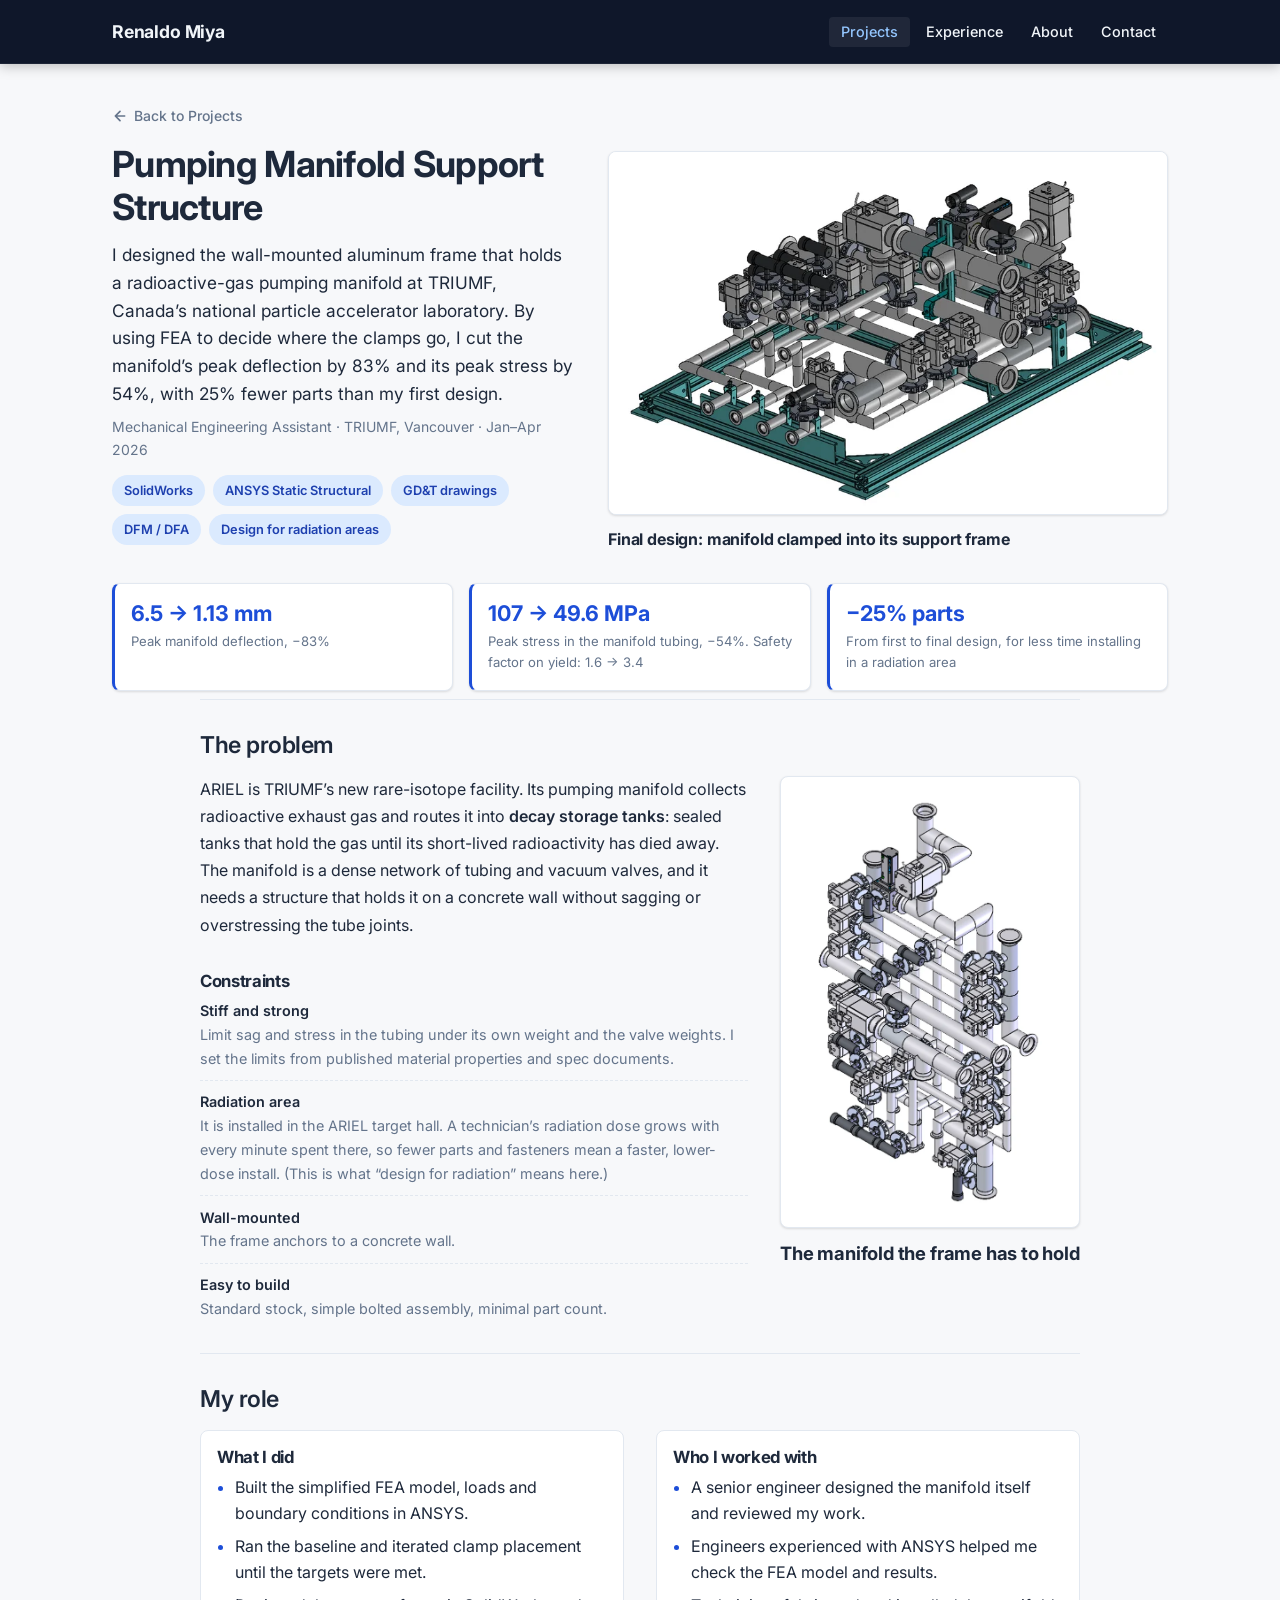
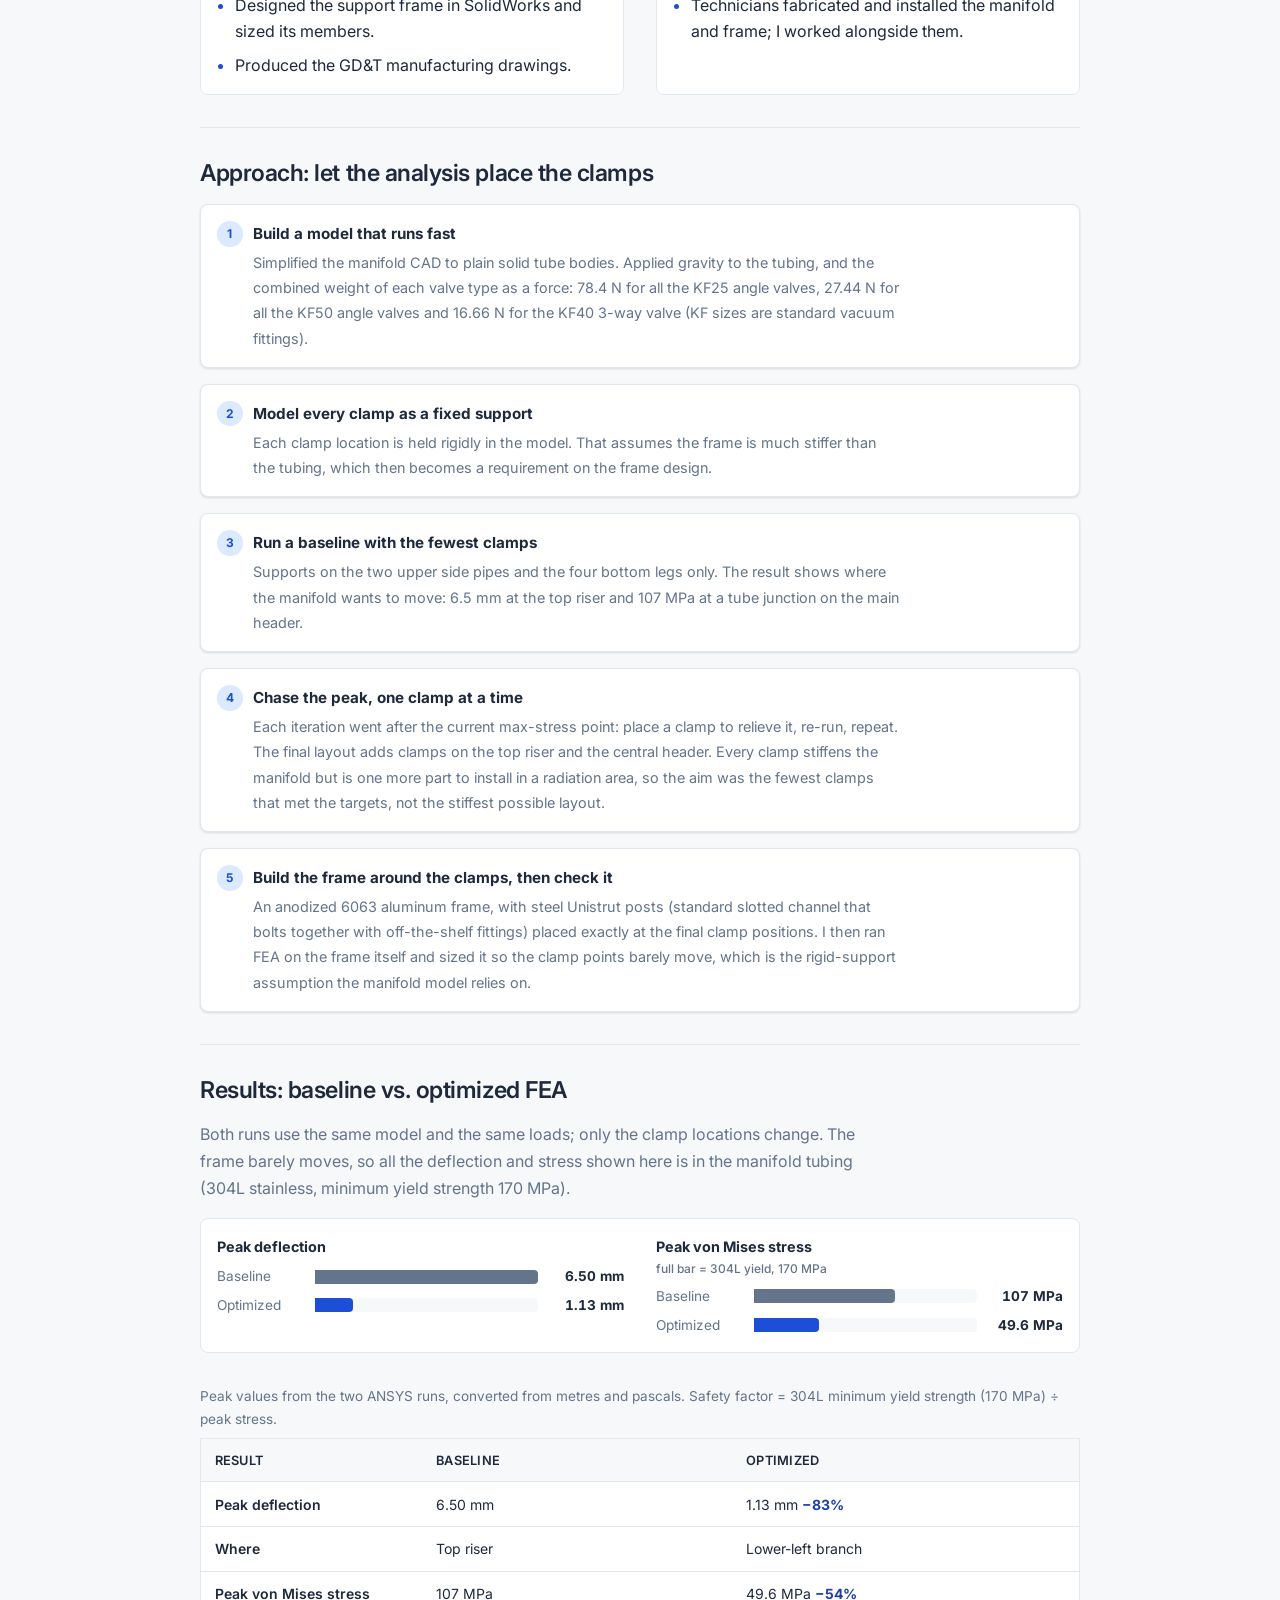
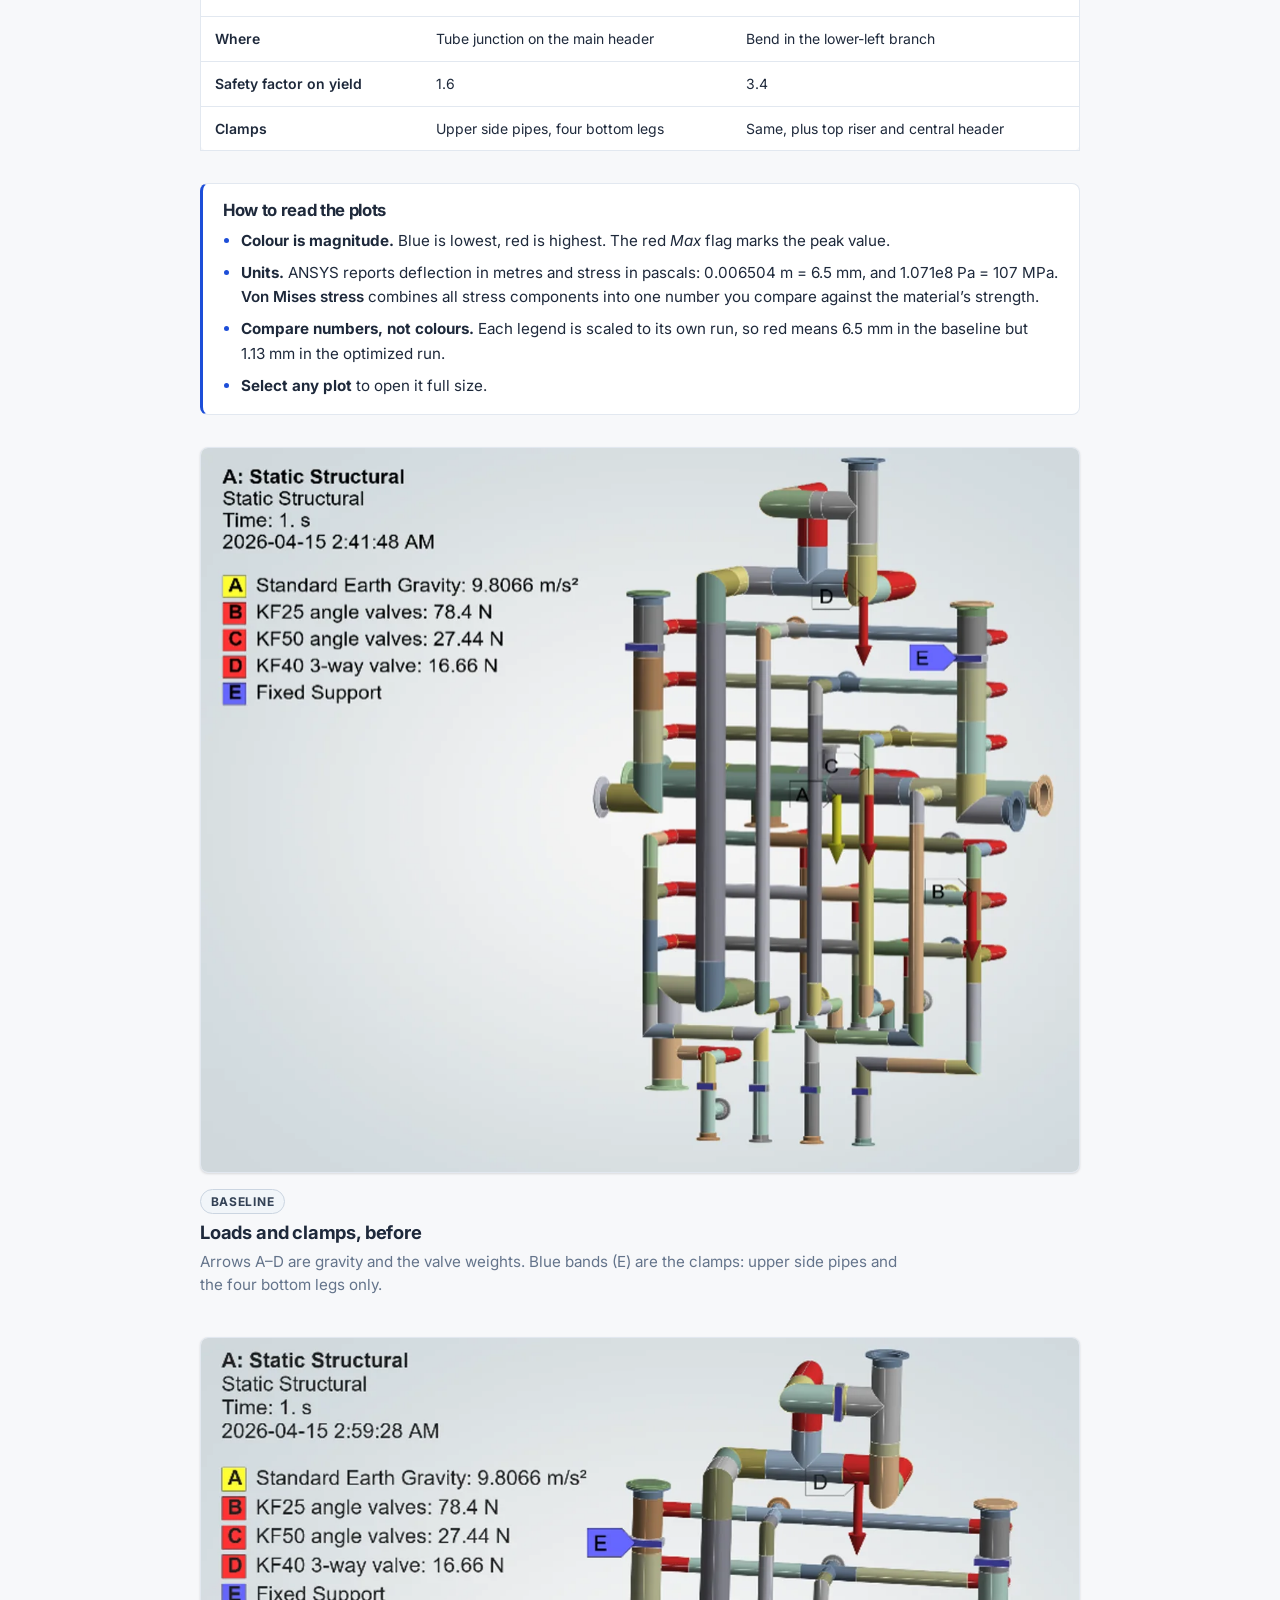
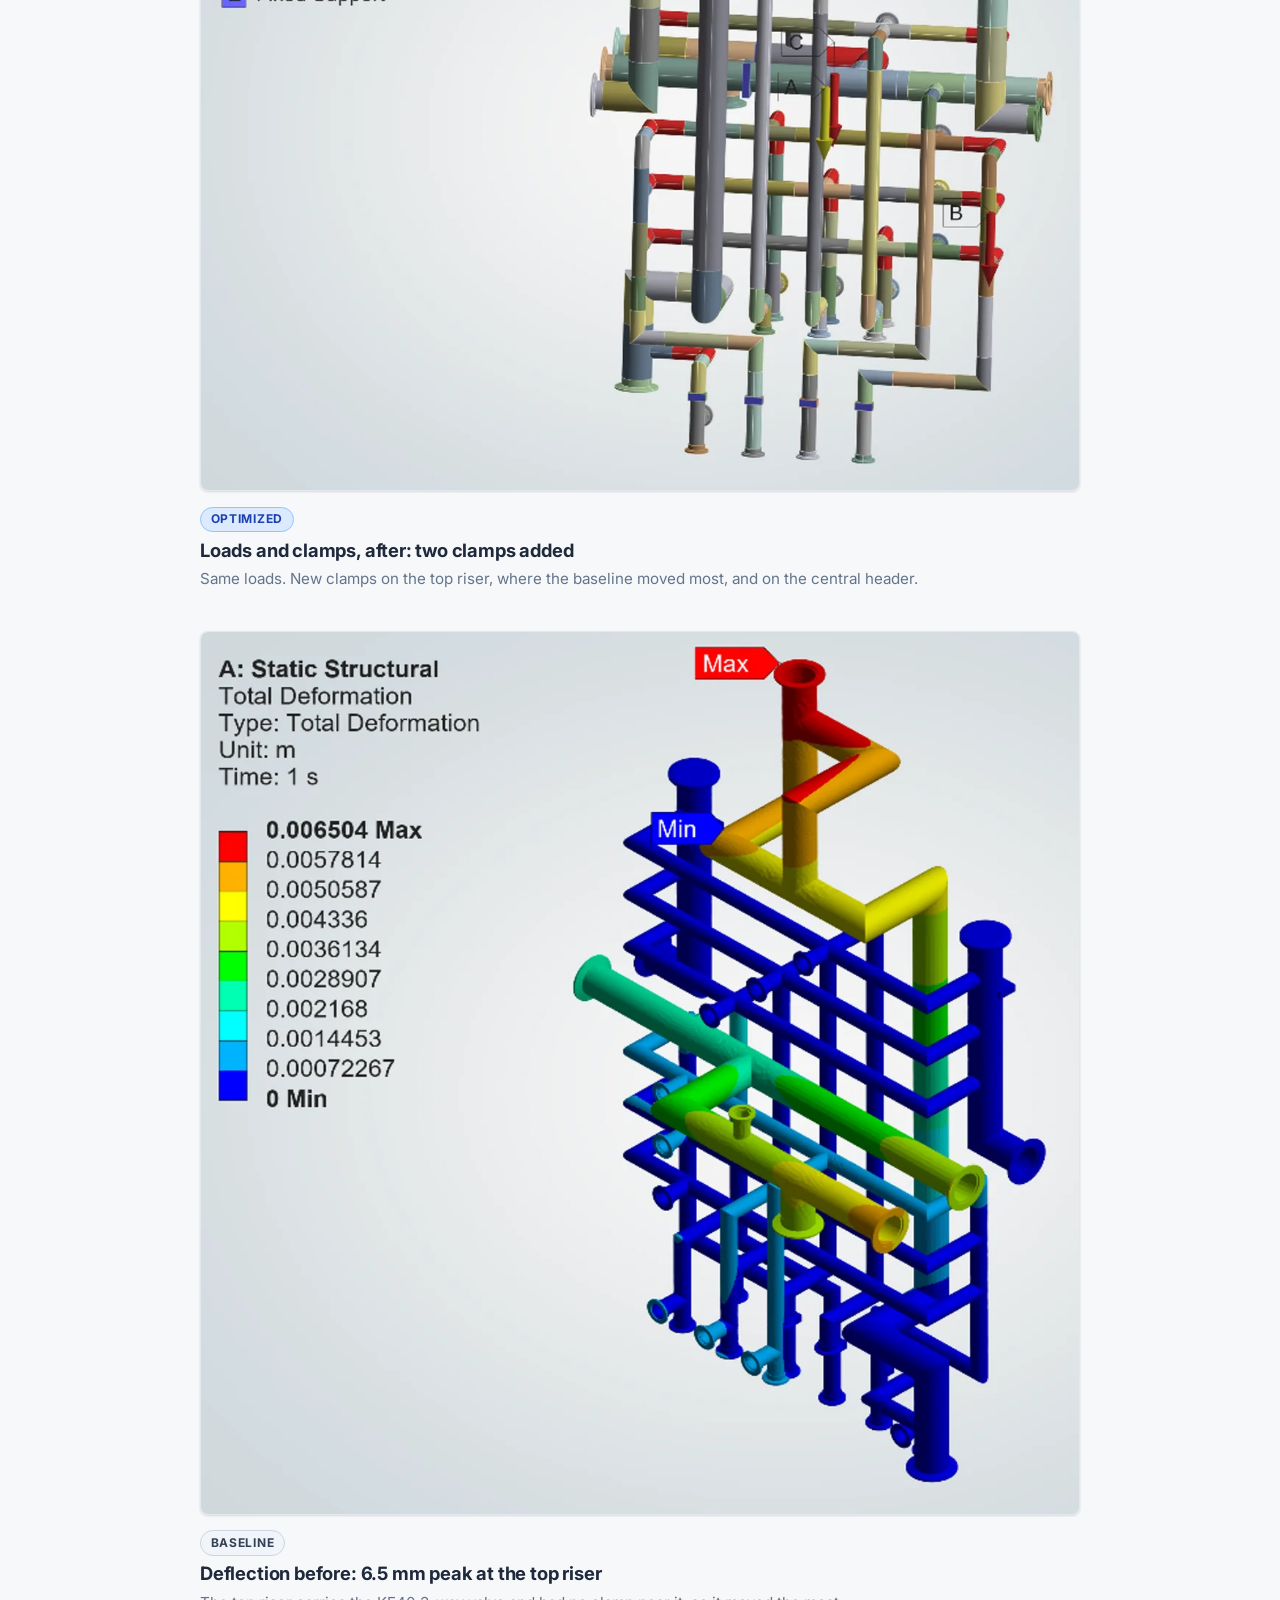
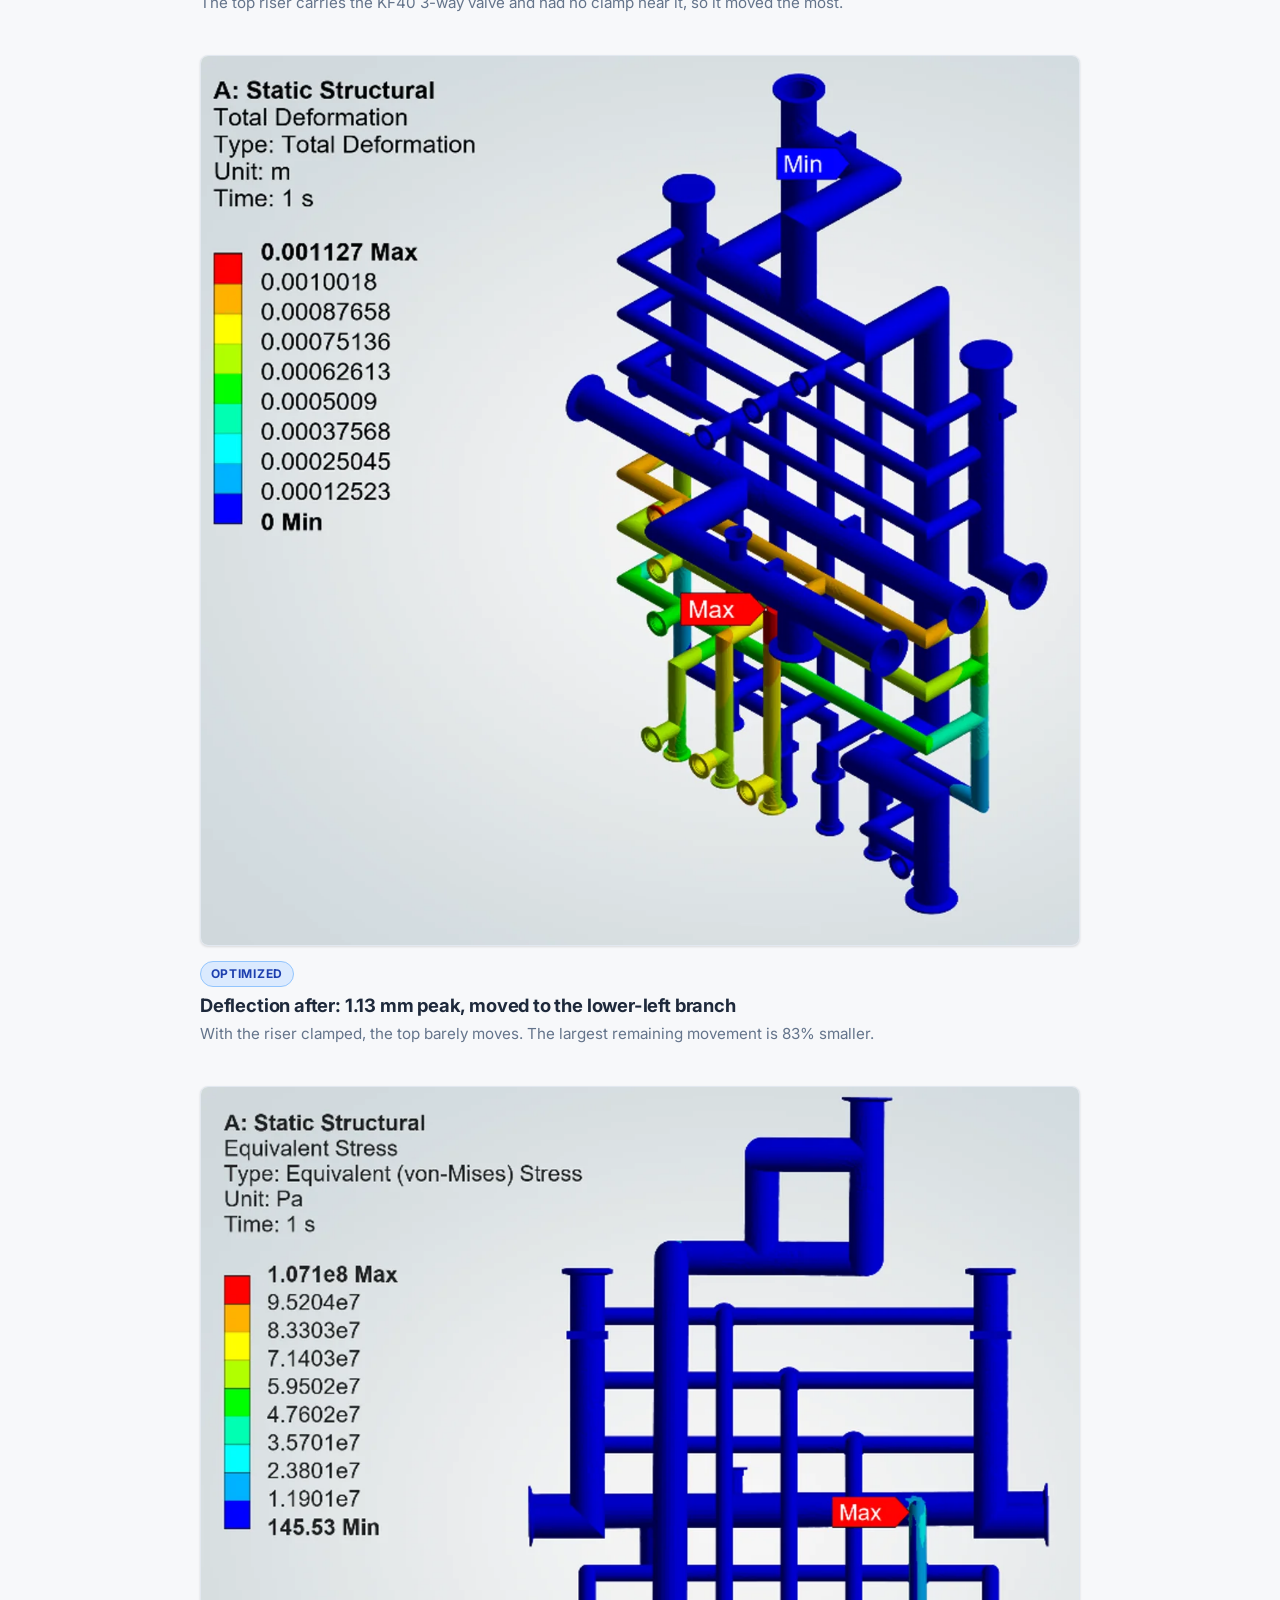
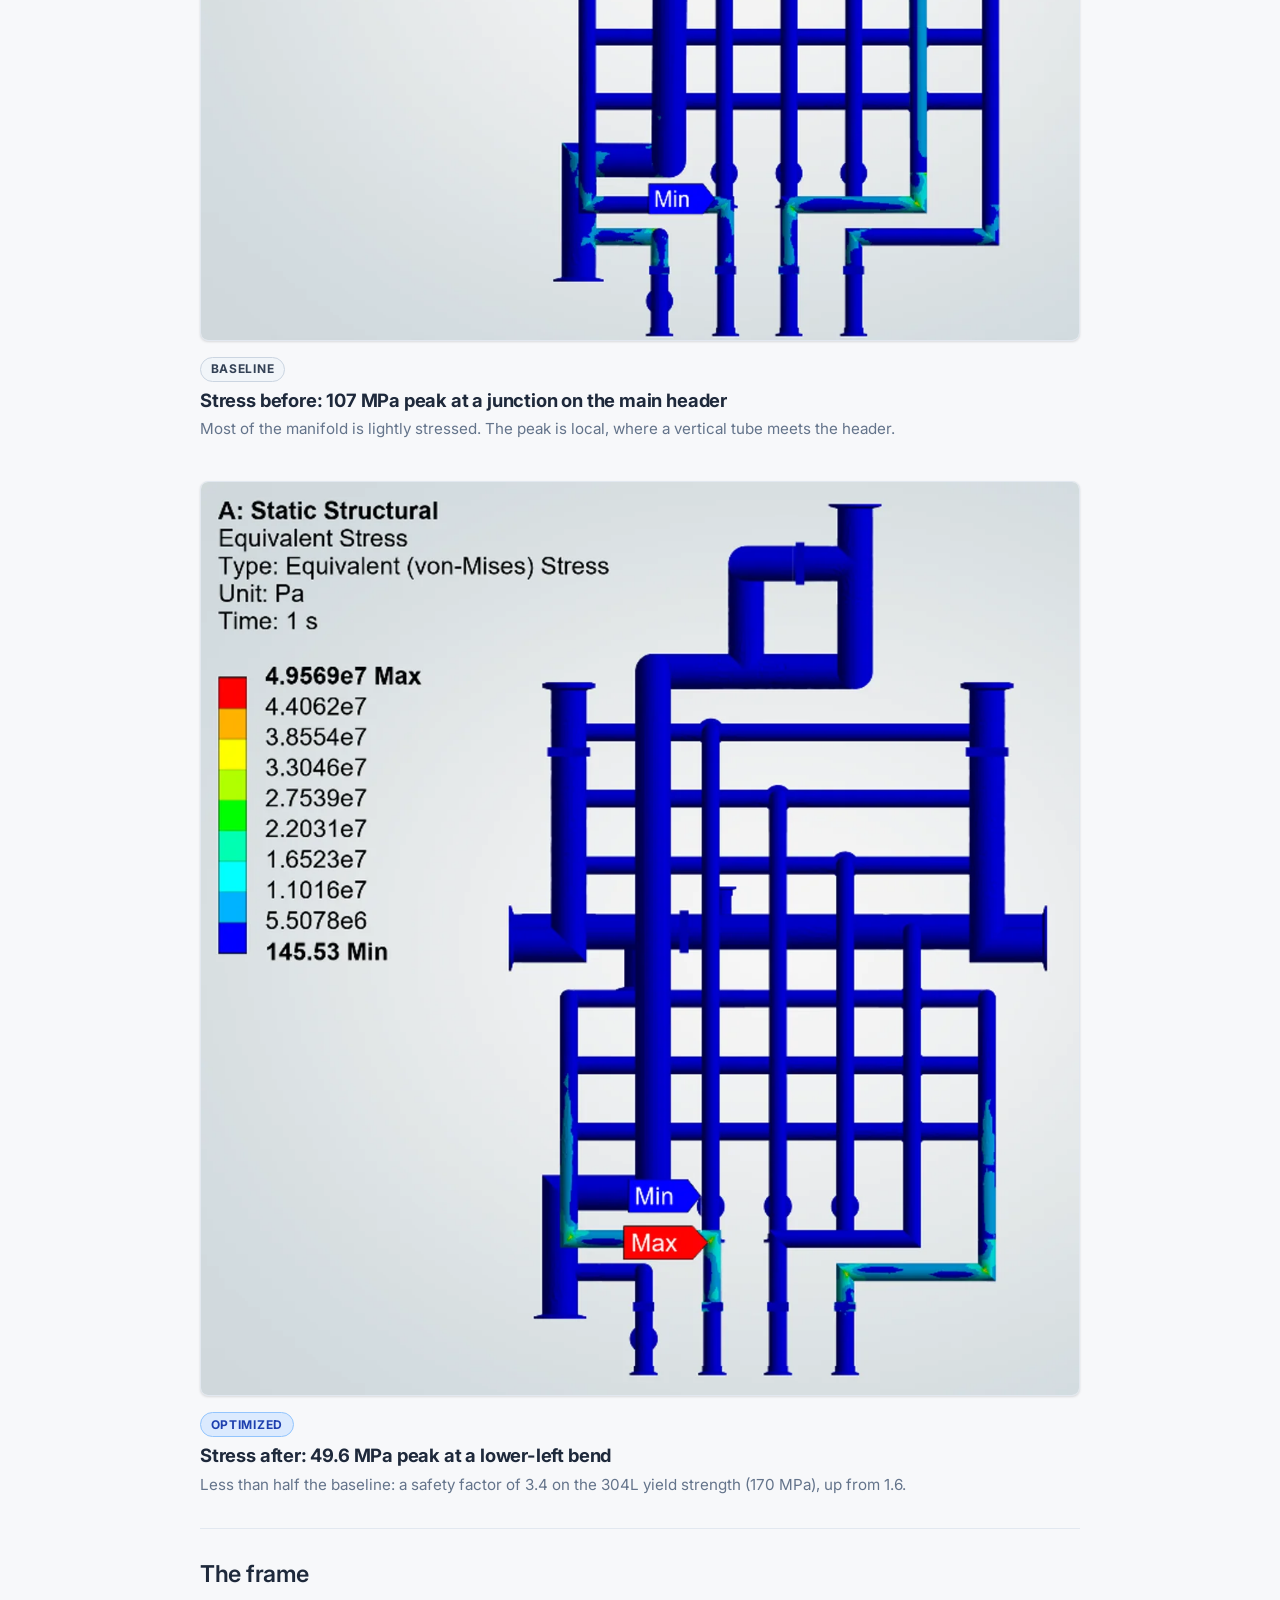
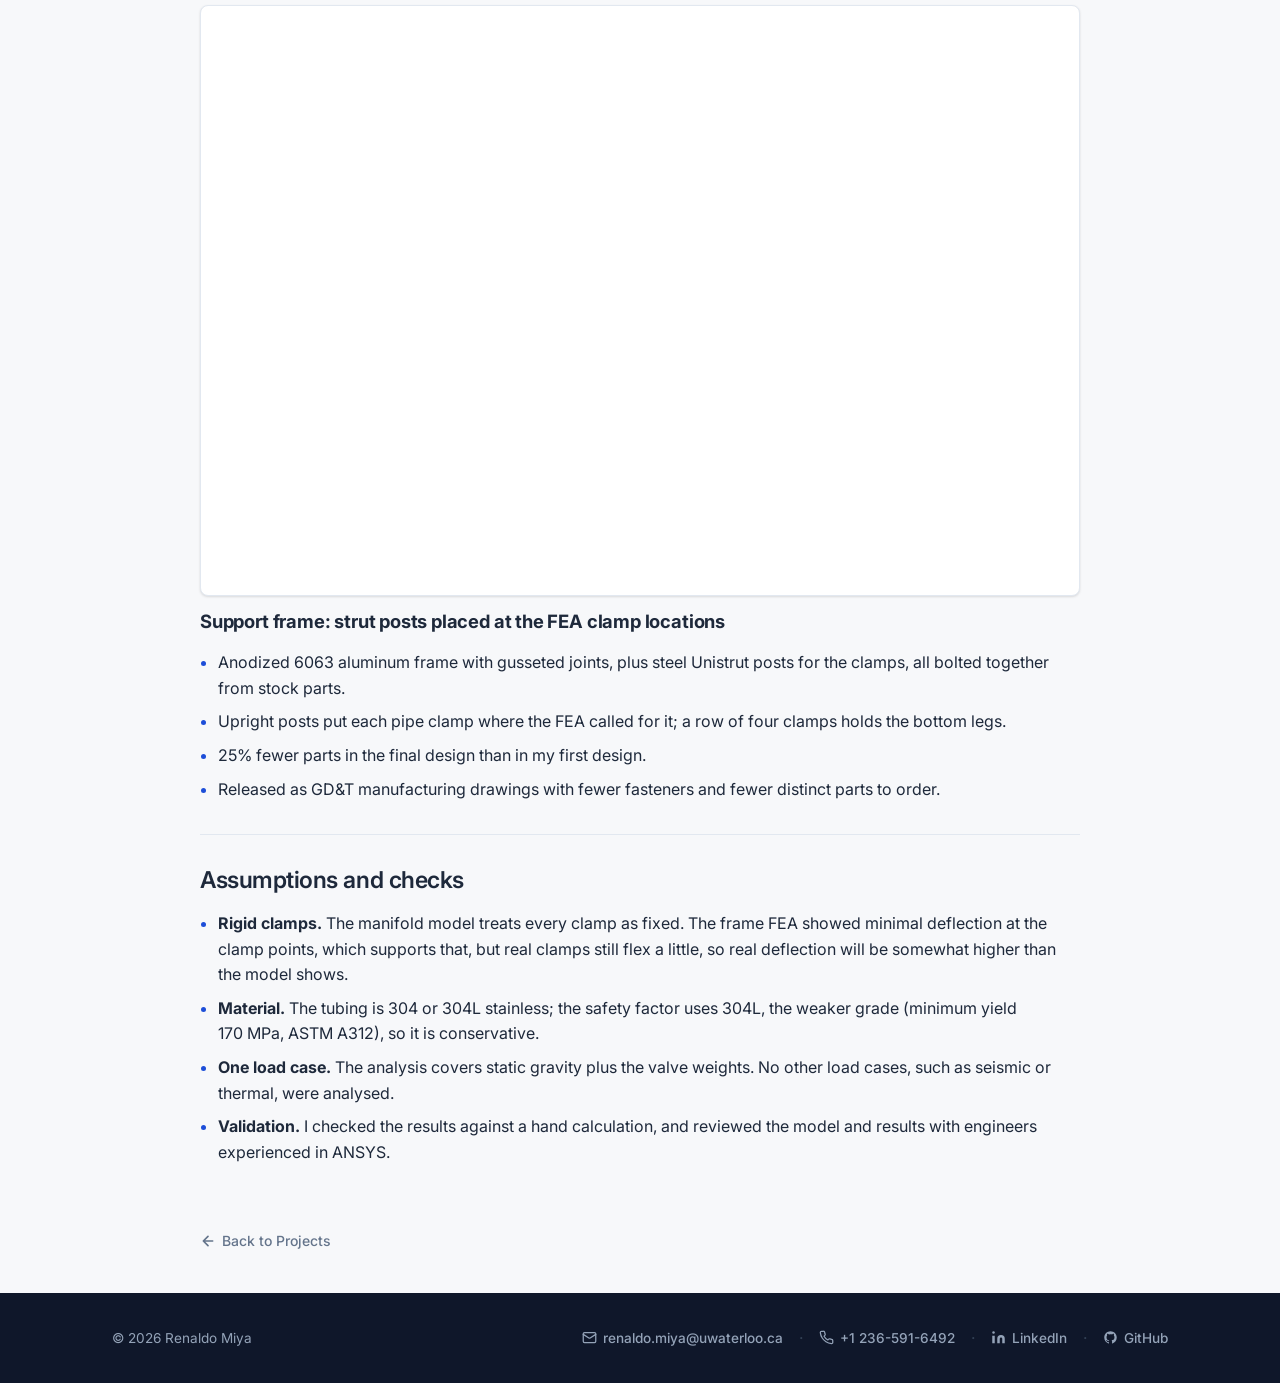
<file: project-manifold.html>
<!DOCTYPE html>
<html lang="en">
<head>
  <meta charset="UTF-8" />
  <meta name="viewport" content="width=device-width, initial-scale=1.0" />
  <meta name="description" content="A wall-mounted aluminum support frame for a radioactive-gas pumping manifold at TRIUMF. Clamp placement iterated in ANSYS cut peak deflection 83% and peak stress 54%, with 25% fewer parts." />
  <title>Pumping Manifold Support Structure — Renaldo Miya</title>
  <link rel="preconnect" href="https://fonts.googleapis.com" />
  <link rel="preconnect" href="https://fonts.gstatic.com" crossorigin />
  <link href="https://fonts.googleapis.com/css2?family=Inter:wght@400;500;600;700&display=swap" rel="stylesheet" />
  <link rel="stylesheet" href="style.css" />
  <script src="assets/lightbox.js" defer></script>
</head>
<body>

  <!-- HEADER -->
  <header class="site-header">
    <div class="container nav-inner">
      <a class="nav-logo" href="index.html">Renaldo Miya</a>
      <nav aria-label="Main">
        <ul class="nav-links" role="list">
          <li><a href="projects.html" class="active" aria-current="page">Projects</a></li>
          <li><a href="experience.html">Experience</a></li>
          <li><a href="about.html">About</a></li>
          <li><a href="contact.html">Contact</a></li>
        </ul>
      </nav>
    </div>
  </header>


  <main>
    <div class="container project-detail cs-page">

      <!-- 1. HEADLINE: result, metrics and hero above the fold -->
      <div class="cs-intro">
        <div class="cs-intro__top">
          <a href="projects.html" class="back-link">
            <svg width="16" height="16" viewBox="0 0 24 24" fill="none" stroke="currentColor" stroke-width="2.5" stroke-linecap="round" stroke-linejoin="round" aria-hidden="true"><path d="M19 12H5M12 19l-7-7 7-7"/></svg>
            Back to Projects
          </a>
          <h1>Pumping Manifold Support Structure</h1>
        </div>
        <p class="cs-lead">I designed the wall-mounted aluminum frame that holds a radioactive-gas pumping manifold at TRIUMF, Canada&rsquo;s national particle accelerator laboratory. By using FEA to decide where the clamps go, I cut the manifold&rsquo;s peak deflection by 83% and its peak stress by 54%, with 25% fewer parts than my first design.</p>
        <div class="cs-intro__bottom">
          <p class="cs-meta">Mechanical Engineering Assistant &middot; TRIUMF, Vancouver &middot; Jan&ndash;Apr 2026</p>
          <div class="skill-tags">
            <span class="skill-tag">SolidWorks</span>
            <span class="skill-tag">ANSYS Static Structural</span>
            <span class="skill-tag">GD&amp;T drawings</span>
            <span class="skill-tag">DFM / DFA</span>
            <span class="skill-tag">Design for radiation areas</span>
          </div>
        </div>

        <figure class="cs-fig cs-fig--hero">
          <div class="cs-fig__media">
            <img src="images/manifold/manifold-assembly-1156.webp"
                 srcset="images/manifold/manifold-assembly-800.webp 800w, images/manifold/manifold-assembly-1156.webp 1156w"
                 sizes="(max-width: 899px) calc(100vw - 4rem), 560px"
                 width="1156" height="751" fetchpriority="high"
                 alt="CAD render of the finished assembly: a dense grid of grey vacuum tubing and dozens of valves held above a rectangular teal frame of slotted channel, with pipe clamps on short posts and triangular gusset plates at the corners." />
          </div>
          <figcaption class="cs-fig__cap">
            <h2 class="cs-fig__title">Final design: manifold clamped into its support frame</h2>
          </figcaption>
        </figure>
      </div>

      <div class="results-strip cs-metrics">
        <div class="result-stat">
          <p class="result-stat__value">6.5 &rarr; 1.13&nbsp;mm</p>
          <p class="result-stat__label">Peak manifold deflection, &minus;83%</p>
        </div>
        <div class="result-stat">
          <p class="result-stat__value">107 &rarr; 49.6&nbsp;MPa</p>
          <p class="result-stat__label">Peak stress in the manifold tubing, &minus;54%. Safety factor on yield: 1.6 &rarr; 3.4</p>
        </div>
        <div class="result-stat">
          <p class="result-stat__value">&minus;25% parts</p>
          <p class="result-stat__label">From first to final design, for less time installing in a radiation area</p>
        </div>
      </div>

      <!-- 2. PROBLEM AND CONSTRAINTS -->
      <section class="cs-sec" aria-labelledby="cs-problem">
        <h2 id="cs-problem">The problem</h2>
        <div class="cs-split">
          <div class="cs-prose">
            <p>ARIEL is TRIUMF&rsquo;s new rare-isotope facility. Its pumping manifold collects radioactive exhaust gas and routes it into <dfn>decay storage tanks</dfn>: sealed tanks that hold the gas until its short-lived radioactivity has died away. The manifold is a dense network of tubing and vacuum valves, and it needs a structure that holds it on a concrete wall without sagging or overstressing the tube joints.</p>
            <h3 class="cs-h3">Constraints</h3>
            <ul class="spec-list" role="list">
              <li><span class="spec-name">Stiff and strong</span><span class="spec-value">Limit sag and stress in the tubing under its own weight and the valve weights. I set the limits from published material properties and spec documents.</span></li>
              <li><span class="spec-name">Radiation area</span><span class="spec-value">It is installed in the ARIEL target hall. A technician&rsquo;s radiation dose grows with every minute spent there, so fewer parts and fasteners mean a faster, lower-dose install. (This is what &ldquo;design for radiation&rdquo; means here.)</span></li>
              <li><span class="spec-name">Wall-mounted</span><span class="spec-value">The frame anchors to a concrete wall.</span></li>
              <li><span class="spec-name">Easy to build</span><span class="spec-value">Standard stock, simple bolted assembly, minimal part count.</span></li>
            </ul>
          </div>
          <figure class="cs-fig cs-fig--portrait">
            <div class="cs-fig__media">
              <img src="images/manifold/manifold-unsupported-600.webp"
                   srcset="images/manifold/manifold-unsupported-600.webp 600w, images/manifold/manifold-unsupported-865.webp 865w"
                   sizes="(max-width: 899px) 70vw, 340px"
                   width="865" height="1360" loading="lazy" decoding="async"
                   alt="CAD render of the manifold on its own, standing upright: parallel horizontal tubes joined by vertical risers, with rows of grey valve bodies and black actuators hanging off both sides." />
            </div>
            <figcaption class="cs-fig__cap">
              <h3 class="cs-fig__title">The manifold the frame has to hold</h3>
            </figcaption>
          </figure>
        </div>
      </section>

      <!-- 3. ROLE -->
      <section class="cs-sec" aria-labelledby="cs-role">
        <h2 id="cs-role">My role</h2>
        <div class="cs-role">
          <div>
            <h3 class="cs-h3">What I did</h3>
            <ul class="cs-bullets">
              <li>Built the simplified FEA model, loads and boundary conditions in ANSYS.</li>
              <li>Ran the baseline and iterated clamp placement until the targets were met.</li>
              <li>Designed the support frame in SolidWorks and sized its members.</li>
              <li>Produced the GD&amp;T manufacturing drawings.</li>
            </ul>
          </div>
          <div>
            <h3 class="cs-h3">Who I worked with</h3>
            <ul class="cs-bullets">
              <li>A senior engineer designed the manifold itself and reviewed my work.</li>
              <li>Engineers experienced with ANSYS helped me check the FEA model and results.</li>
              <li>Technicians fabricated and installed the manifold and frame; I worked alongside them.</li>
            </ul>
          </div>
        </div>
      </section>

      <!-- 4. APPROACH -->
      <section class="cs-sec" aria-labelledby="cs-approach">
        <h2 id="cs-approach">Approach: let the analysis place the clamps</h2>
        <ol class="calc-list cs-steps" role="list">
          <li>
            <p class="calc-step__name">Build a model that runs fast</p>
            <p class="calc-step__body">Simplified the manifold CAD to plain solid tube bodies. Applied gravity to the tubing, and the combined weight of each valve type as a force: 78.4&nbsp;N for all the KF25 angle valves, 27.44&nbsp;N for all the KF50 angle valves and 16.66&nbsp;N for the KF40 3-way valve (KF sizes are standard vacuum fittings).</p>
          </li>
          <li>
            <p class="calc-step__name">Model every clamp as a fixed support</p>
            <p class="calc-step__body">Each clamp location is held rigidly in the model. That assumes the frame is much stiffer than the tubing, which then becomes a requirement on the frame design.</p>
          </li>
          <li>
            <p class="calc-step__name">Run a baseline with the fewest clamps</p>
            <p class="calc-step__body">Supports on the two upper side pipes and the four bottom legs only. The result shows where the manifold wants to move: 6.5&nbsp;mm at the top riser and 107&nbsp;MPa at a tube junction on the main header.</p>
          </li>
          <li>
            <p class="calc-step__name">Chase the peak, one clamp at a time</p>
            <p class="calc-step__body">Each iteration went after the current max-stress point: place a clamp to relieve it, re-run, repeat. The final layout adds clamps on the top riser and the central header. Every clamp stiffens the manifold but is one more part to install in a radiation area, so the aim was the fewest clamps that met the targets, not the stiffest possible layout.</p>
          </li>
          <li>
            <p class="calc-step__name">Build the frame around the clamps, then check it</p>
            <p class="calc-step__body">An anodized 6063 aluminum frame, with steel Unistrut posts (standard slotted channel that bolts together with off-the-shelf fittings) placed exactly at the final clamp positions. I then ran FEA on the frame itself and sized it so the clamp points barely move, which is the rigid-support assumption the manifold model relies on.</p>
          </li>
        </ol>
      </section>

      <!-- 5. RESULTS -->
      <section class="cs-sec" aria-labelledby="cs-results">
        <h2 id="cs-results">Results: baseline vs. optimized FEA</h2>
        <p class="cs-prose-line">Both runs use the same model and the same loads; only the clamp locations change. The frame barely moves, so all the deflection and stress shown here is in the manifold tubing (304L stainless, minimum yield strength 170&nbsp;MPa).</p>

        <div class="cs-compare">
          <div class="cs-bars" role="img" aria-label="Same-scale comparison. Peak deflection: 6.50 millimetres baseline, 1.13 millimetres optimized. Peak stress, drawn against the 170 megapascal yield strength of 304L stainless: 107 megapascals baseline, 49.6 megapascals optimized.">
            <div class="cs-bars__group">
              <p class="cs-bars__metric">Peak deflection</p>
              <div class="cs-bars__row">
                <span class="cs-bars__label">Baseline</span>
                <span class="cs-bars__track"><span class="cs-bars__fill cs-bars__fill--before" style="width:100%"></span></span>
                <span class="cs-bars__val">6.50&nbsp;mm</span>
              </div>
              <div class="cs-bars__row">
                <span class="cs-bars__label">Optimized</span>
                <span class="cs-bars__track"><span class="cs-bars__fill cs-bars__fill--after" style="width:17.3%"></span></span>
                <span class="cs-bars__val">1.13&nbsp;mm</span>
              </div>
            </div>
            <div class="cs-bars__group">
              <p class="cs-bars__metric">Peak von Mises stress <span class="cs-bars__scale">full bar = 304L yield, 170&nbsp;MPa</span></p>
              <div class="cs-bars__row">
                <span class="cs-bars__label">Baseline</span>
                <span class="cs-bars__track"><span class="cs-bars__fill cs-bars__fill--before" style="width:63%"></span></span>
                <span class="cs-bars__val">107&nbsp;MPa</span>
              </div>
              <div class="cs-bars__row">
                <span class="cs-bars__label">Optimized</span>
                <span class="cs-bars__track"><span class="cs-bars__fill cs-bars__fill--after" style="width:29.2%"></span></span>
                <span class="cs-bars__val">49.6&nbsp;MPa</span>
              </div>
            </div>
          </div>

          <div class="table-scroll">
            <table class="data-table cs-table">
              <caption>Peak values from the two ANSYS runs, converted from metres and pascals. Safety factor = 304L minimum yield strength (170&nbsp;MPa) &divide; peak stress.</caption>
              <thead>
                <tr><th scope="col">Result</th><th scope="col">Baseline</th><th scope="col">Optimized</th></tr>
              </thead>
              <tbody>
                <tr><th scope="row">Peak deflection</th><td>6.50&nbsp;mm</td><td>1.13&nbsp;mm <strong class="cs-delta">&minus;83%</strong></td></tr>
                <tr><th scope="row">Where</th><td>Top riser</td><td>Lower-left branch</td></tr>
                <tr><th scope="row">Peak von Mises stress</th><td>107&nbsp;MPa</td><td>49.6&nbsp;MPa <strong class="cs-delta">&minus;54%</strong></td></tr>
                <tr><th scope="row">Where</th><td>Tube junction on the main header</td><td>Bend in the lower-left branch</td></tr>
                <tr><th scope="row">Safety factor on yield</th><td>1.6</td><td>3.4</td></tr>
                <tr><th scope="row">Clamps</th><td>Upper side pipes, four bottom legs</td><td>Same, plus top riser and central header</td></tr>
              </tbody>
            </table>
          </div>
        </div>

        <aside class="cs-key" aria-labelledby="cs-key-title">
          <h3 id="cs-key-title" class="cs-h3">How to read the plots</h3>
          <ul class="cs-bullets">
            <li><strong>Colour is magnitude.</strong> Blue is lowest, red is highest. The red <em>Max</em> flag marks the peak value.</li>
            <li><strong>Units.</strong> ANSYS reports deflection in metres and stress in pascals: 0.006504&nbsp;m = 6.5&nbsp;mm, and 1.071e8&nbsp;Pa = 107&nbsp;MPa. <dfn>Von Mises stress</dfn> combines all stress components into one number you compare against the material&rsquo;s strength.</li>
            <li><strong>Compare numbers, not colours.</strong> Each legend is scaled to its own run, so red means 6.5&nbsp;mm in the baseline but 1.13&nbsp;mm in the optimized run.</li>
            <li><strong>Select any plot</strong> to open it full size.</li>
          </ul>
        </aside>

        <!-- Supports -->
        <figure class="cs-fig cs-fig--fea">
          <a class="cs-fig__media" href="images/manifold/fea-baseline-setup-full.webp" data-lightbox>
            <img src="images/manifold/fea-baseline-setup-1200.webp"
                 srcset="images/manifold/fea-baseline-setup-1200.webp 1200w, images/manifold/fea-baseline-setup-full.webp 2363w"
                 sizes="(max-width: 943px) calc(100vw - 4rem), 880px"
                 width="1200" height="989" loading="lazy" decoding="async"
                 alt="ANSYS setup for the baseline run. Legend: A gravity 9.8066 m/s², B KF25 angle valves 78.4 N, C KF50 angle valves 27.44 N, D KF40 3-way valve 16.66 N, E fixed support. Blue fixed-support bands sit on the two upper side pipes and the four bottom legs; the top riser has none." />
            <span class="visually-hidden">(opens full-size image)</span>
          </a>
          <figcaption class="cs-fig__cap">
            <span class="cs-badge">Baseline</span>
            <h3 class="cs-fig__title">Loads and clamps, before</h3>
            <p class="cs-fig__note">Arrows A&ndash;D are gravity and the valve weights. Blue bands (E) are the clamps: upper side pipes and the four bottom legs only.</p>
          </figcaption>
        </figure>

        <figure class="cs-fig cs-fig--fea">
          <a class="cs-fig__media" href="images/manifold/fea-optimized-setup-full.webp" data-lightbox>
            <img src="images/manifold/fea-optimized-setup-1200.webp"
                 srcset="images/manifold/fea-optimized-setup-1200.webp 1200w, images/manifold/fea-optimized-setup-full.webp 2314w"
                 sizes="(max-width: 943px) calc(100vw - 4rem), 880px"
                 width="1200" height="1028" loading="lazy" decoding="async"
                 alt="ANSYS setup for the optimized run, with the same loads A to D. Fixed-support bands now also appear on the top riser and on the central horizontal header, in addition to the upper side pipes and bottom legs." />
            <span class="visually-hidden">(opens full-size image)</span>
          </a>
          <figcaption class="cs-fig__cap">
            <span class="cs-badge cs-badge--after">Optimized</span>
            <h3 class="cs-fig__title">Loads and clamps, after: two clamps added</h3>
            <p class="cs-fig__note">Same loads. New clamps on the top riser, where the baseline moved most, and on the central header.</p>
          </figcaption>
        </figure>

        <!-- Deflection -->
        <figure class="cs-fig cs-fig--fea">
          <a class="cs-fig__media" href="images/manifold/fea-baseline-deformation-full.webp" data-lightbox>
            <img src="images/manifold/fea-baseline-deformation-1200.webp"
                 srcset="images/manifold/fea-baseline-deformation-1200.webp 1200w, images/manifold/fea-baseline-deformation-full.webp 1926w"
                 sizes="(max-width: 943px) calc(100vw - 4rem), 880px"
                 width="1200" height="1205" loading="lazy" decoding="async"
                 alt="Baseline total deformation, isometric view, legend 0 to 0.006504 m. The top riser and its elbow are red, marked Max; a long header across the middle is green to yellow; most of the lower grid is blue." />
            <span class="visually-hidden">(opens full-size image)</span>
          </a>
          <figcaption class="cs-fig__cap">
            <span class="cs-badge">Baseline</span>
            <h3 class="cs-fig__title">Deflection before: 6.5&nbsp;mm peak at the top riser</h3>
            <p class="cs-fig__note">The top riser carries the KF40 3-way valve and had no clamp near it, so it moved the most.</p>
          </figcaption>
        </figure>

        <figure class="cs-fig cs-fig--fea">
          <a class="cs-fig__media" href="images/manifold/fea-optimized-deformation-full.webp" data-lightbox>
            <img src="images/manifold/fea-optimized-deformation-1200.webp"
                 srcset="images/manifold/fea-optimized-deformation-1200.webp 1200w, images/manifold/fea-optimized-deformation-full.webp 2025w"
                 sizes="(max-width: 943px) calc(100vw - 4rem), 880px"
                 width="1200" height="1215" loading="lazy" decoding="async"
                 alt="Optimized total deformation, same isometric view, legend 0 to 0.001127 m. The top riser is now blue, marked Min; the peak, marked Max, is on the lower-left branch, which shows yellow and orange." />
            <span class="visually-hidden">(opens full-size image)</span>
          </a>
          <figcaption class="cs-fig__cap">
            <span class="cs-badge cs-badge--after">Optimized</span>
            <h3 class="cs-fig__title">Deflection after: 1.13&nbsp;mm peak, moved to the lower-left branch</h3>
            <p class="cs-fig__note">With the riser clamped, the top barely moves. The largest remaining movement is 83% smaller.</p>
          </figcaption>
        </figure>

        <!-- Stress -->
        <figure class="cs-fig cs-fig--fea">
          <a class="cs-fig__media" href="images/manifold/fea-baseline-stress-full.webp" data-lightbox>
            <img src="images/manifold/fea-baseline-stress-1200.webp"
                 srcset="images/manifold/fea-baseline-stress-1200.webp 1200w, images/manifold/fea-baseline-stress-full.webp 2025w"
                 sizes="(max-width: 943px) calc(100vw - 4rem), 880px"
                 width="1200" height="1166" loading="lazy" decoding="async"
                 alt="Baseline von Mises stress, front view, legend 145.53 Pa to 1.071e8 Pa. Almost the whole manifold is blue; the Max flag sits where a vertical tube on the right meets the main horizontal header, with light-blue patches on the lower branches." />
            <span class="visually-hidden">(opens full-size image)</span>
          </a>
          <figcaption class="cs-fig__cap">
            <span class="cs-badge">Baseline</span>
            <h3 class="cs-fig__title">Stress before: 107&nbsp;MPa peak at a junction on the main header</h3>
            <p class="cs-fig__note">Most of the manifold is lightly stressed. The peak is local, where a vertical tube meets the header.</p>
          </figcaption>
        </figure>

        <figure class="cs-fig cs-fig--fea">
          <a class="cs-fig__media" href="images/manifold/fea-optimized-stress-full.webp" data-lightbox>
            <img src="images/manifold/fea-optimized-stress-1200.webp"
                 srcset="images/manifold/fea-optimized-stress-1200.webp 1200w, images/manifold/fea-optimized-stress-full.webp 1982w"
                 sizes="(max-width: 943px) calc(100vw - 4rem), 880px"
                 width="1200" height="1248" loading="lazy" decoding="async"
                 alt="Optimized von Mises stress, same front view, legend 145.53 Pa to 4.9569e7 Pa. The manifold is almost entirely blue; the Max flag sits on a bend in the lower-left branch above the bottom legs." />
            <span class="visually-hidden">(opens full-size image)</span>
          </a>
          <figcaption class="cs-fig__cap">
            <span class="cs-badge cs-badge--after">Optimized</span>
            <h3 class="cs-fig__title">Stress after: 49.6&nbsp;MPa peak at a lower-left bend</h3>
            <p class="cs-fig__note">Less than half the baseline: a safety factor of 3.4 on the 304L yield strength (170&nbsp;MPa), up from 1.6.</p>
          </figcaption>
        </figure>
      </section>

      <!-- 6. THE FRAME -->
      <section class="cs-sec" aria-labelledby="cs-frame">
        <h2 id="cs-frame">The frame</h2>
        <figure class="cs-fig cs-fig--wide">
          <div class="cs-fig__media">
            <img src="images/manifold/manifold-frame-1242.webp"
                 srcset="images/manifold/manifold-frame-800.webp 800w, images/manifold/manifold-frame-1242.webp 1242w"
                 sizes="(max-width: 943px) calc(100vw - 4rem), 880px"
                 width="1242" height="833" loading="lazy" decoding="async"
                 alt="CAD render of the support frame on its own: a rectangular frame of aluminum extrusion with a centre cross-member, triangular gusset plates at the joints, flat plates at the corners, upright slotted steel posts carrying pipe clamps, and a row of four small clamps along one long side." />
          </div>
          <figcaption class="cs-fig__cap">
            <h3 class="cs-fig__title">Support frame: strut posts placed at the FEA clamp locations</h3>
          </figcaption>
        </figure>
        <ul class="cs-bullets cs-after-fig">
          <li>Anodized 6063 aluminum frame with gusseted joints, plus steel Unistrut posts for the clamps, all bolted together from stock parts.</li>
          <li>Upright posts put each pipe clamp where the FEA called for it; a row of four clamps holds the bottom legs.</li>
          <li>25% fewer parts in the final design than in my first design.</li>
          <li>Released as GD&amp;T manufacturing drawings with fewer fasteners and fewer distinct parts to order.</li>
        </ul>
      </section>

      <!-- 7. LIMITS -->
      <section class="cs-sec" aria-labelledby="cs-limits">
        <h2 id="cs-limits">Assumptions and checks</h2>
        <ul class="cs-bullets">
          <li><strong>Rigid clamps.</strong> The manifold model treats every clamp as fixed. The frame FEA showed minimal deflection at the clamp points, which supports that, but real clamps still flex a little, so real deflection will be somewhat higher than the model shows.</li>
          <li><strong>Material.</strong> The tubing is 304 or 304L stainless; the safety factor uses 304L, the weaker grade (minimum yield 170&nbsp;MPa, ASTM A312), so it is conservative.</li>
          <li><strong>One load case.</strong> The analysis covers static gravity plus the valve weights. No other load cases, such as seismic or thermal, were analysed.</li>
          <li><strong>Validation.</strong> I checked the results against a hand calculation, and reviewed the model and results with engineers experienced in ANSYS.</li>
        </ul>
      </section>

      <!-- BOTTOM NAV -->
      <div class="detail-bottom-nav">
        <a href="projects.html" class="back-link">
          <svg width="16" height="16" viewBox="0 0 24 24" fill="none" stroke="currentColor" stroke-width="2.5" stroke-linecap="round" stroke-linejoin="round" aria-hidden="true"><path d="M19 12H5M12 19l-7-7 7-7"/></svg>
          Back to Projects
        </a>
      </div>

    </div>
  </main>

  <!-- Full-size image viewer, opened by assets/lightbox.js. Without JS the
       plot links simply open the full-size file. -->
  <dialog class="lightbox" aria-labelledby="lightbox-title">
    <div class="lightbox__bar">
      <p class="lightbox__title" id="lightbox-title">Full-size image</p>
      <button type="button" class="lightbox__btn" data-lightbox-zoom>Actual size</button>
      <button type="button" class="lightbox__btn" data-lightbox-close>Close <span aria-hidden="true">&times;</span></button>
    </div>
    <div class="lightbox__stage"></div>
  </dialog>

  <!-- FOOTER -->
  <footer class="site-footer">
    <div class="container footer-inner">
      <p class="footer-copy">&copy; 2026 Renaldo Miya</p>
      <div class="footer-links">
        <a href="mailto:renaldo.miya@uwaterloo.ca">
          <svg width="15" height="15" viewBox="0 0 24 24" fill="none" stroke="currentColor" stroke-width="2" stroke-linecap="round" stroke-linejoin="round" aria-hidden="true"><rect x="2" y="4" width="20" height="16" rx="2"/><path d="m22 7-8.97 5.7a1.94 1.94 0 01-2.06 0L2 7"/></svg>
          renaldo.miya@uwaterloo.ca
        </a>
        <span class="footer-divider" aria-hidden="true">&middot;</span>
        <a href="tel:+12365916492">
          <svg width="15" height="15" viewBox="0 0 24 24" fill="none" stroke="currentColor" stroke-width="2" stroke-linecap="round" stroke-linejoin="round" aria-hidden="true"><path d="M22 16.92v3a2 2 0 01-2.18 2 19.79 19.79 0 01-8.63-3.07 19.5 19.5 0 01-6-6A19.79 19.79 0 012.12 4.18 2 2 0 014.11 2h3a2 2 0 012 1.72 12.84 12.84 0 00.7 2.81 2 2 0 01-.45 2.11L8.09 9.91a16 16 0 006 6l1.27-1.27a2 2 0 012.11-.45 12.84 12.84 0 002.81.7A2 2 0 0122 16.92z"/></svg>
          +1 236-591-6492
        </a>
        <span class="footer-divider" aria-hidden="true">&middot;</span>
        <a href="https://www.linkedin.com/in/renaldo-miya/" target="_blank" rel="noopener noreferrer">
          <svg width="15" height="15" viewBox="0 0 24 24" fill="currentColor" aria-hidden="true"><path d="M16 8a6 6 0 016 6v7h-4v-7a2 2 0 00-2-2 2 2 0 00-2 2v7h-4v-7a6 6 0 016-6zM2 9h4v12H2z"/><circle cx="4" cy="4" r="2"/></svg>
          LinkedIn
        </a>
        <span class="footer-divider" aria-hidden="true">&middot;</span>
        <a href="https://github.com/renaldomiya" target="_blank" rel="noopener noreferrer">
          <svg width="15" height="15" viewBox="0 0 24 24" fill="currentColor" aria-hidden="true"><path fill-rule="evenodd" clip-rule="evenodd" d="M12 2C6.477 2 2 6.477 2 12c0 4.418 2.865 8.166 6.839 9.489.5.092.682-.217.682-.482 0-.237-.009-.868-.013-1.703-2.782.604-3.369-1.342-3.369-1.342-.454-1.155-1.11-1.463-1.11-1.463-.908-.62.069-.608.069-.608 1.003.07 1.531 1.03 1.531 1.03.892 1.529 2.341 1.087 2.91.831.092-.646.35-1.086.636-1.336-2.22-.253-4.555-1.11-4.555-4.943 0-1.091.39-1.984 1.029-2.683-.103-.253-.446-1.27.098-2.647 0 0 .84-.269 2.75 1.025A9.578 9.578 0 0112 6.836c.85.004 1.705.114 2.504.336 1.909-1.294 2.747-1.025 2.747-1.025.546 1.377.203 2.394.1 2.647.64.699 1.028 1.592 1.028 2.683 0 3.842-2.339 4.687-4.566 4.935.359.309.678.919.678 1.852 0 1.336-.012 2.415-.012 2.743 0 .267.18.578.688.48C19.138 20.163 22 16.418 22 12c0-5.523-4.477-10-10-10z"/></svg>
          GitHub
        </a>
      </div>
    </div>
  </footer>

</body>
</html>
</file>
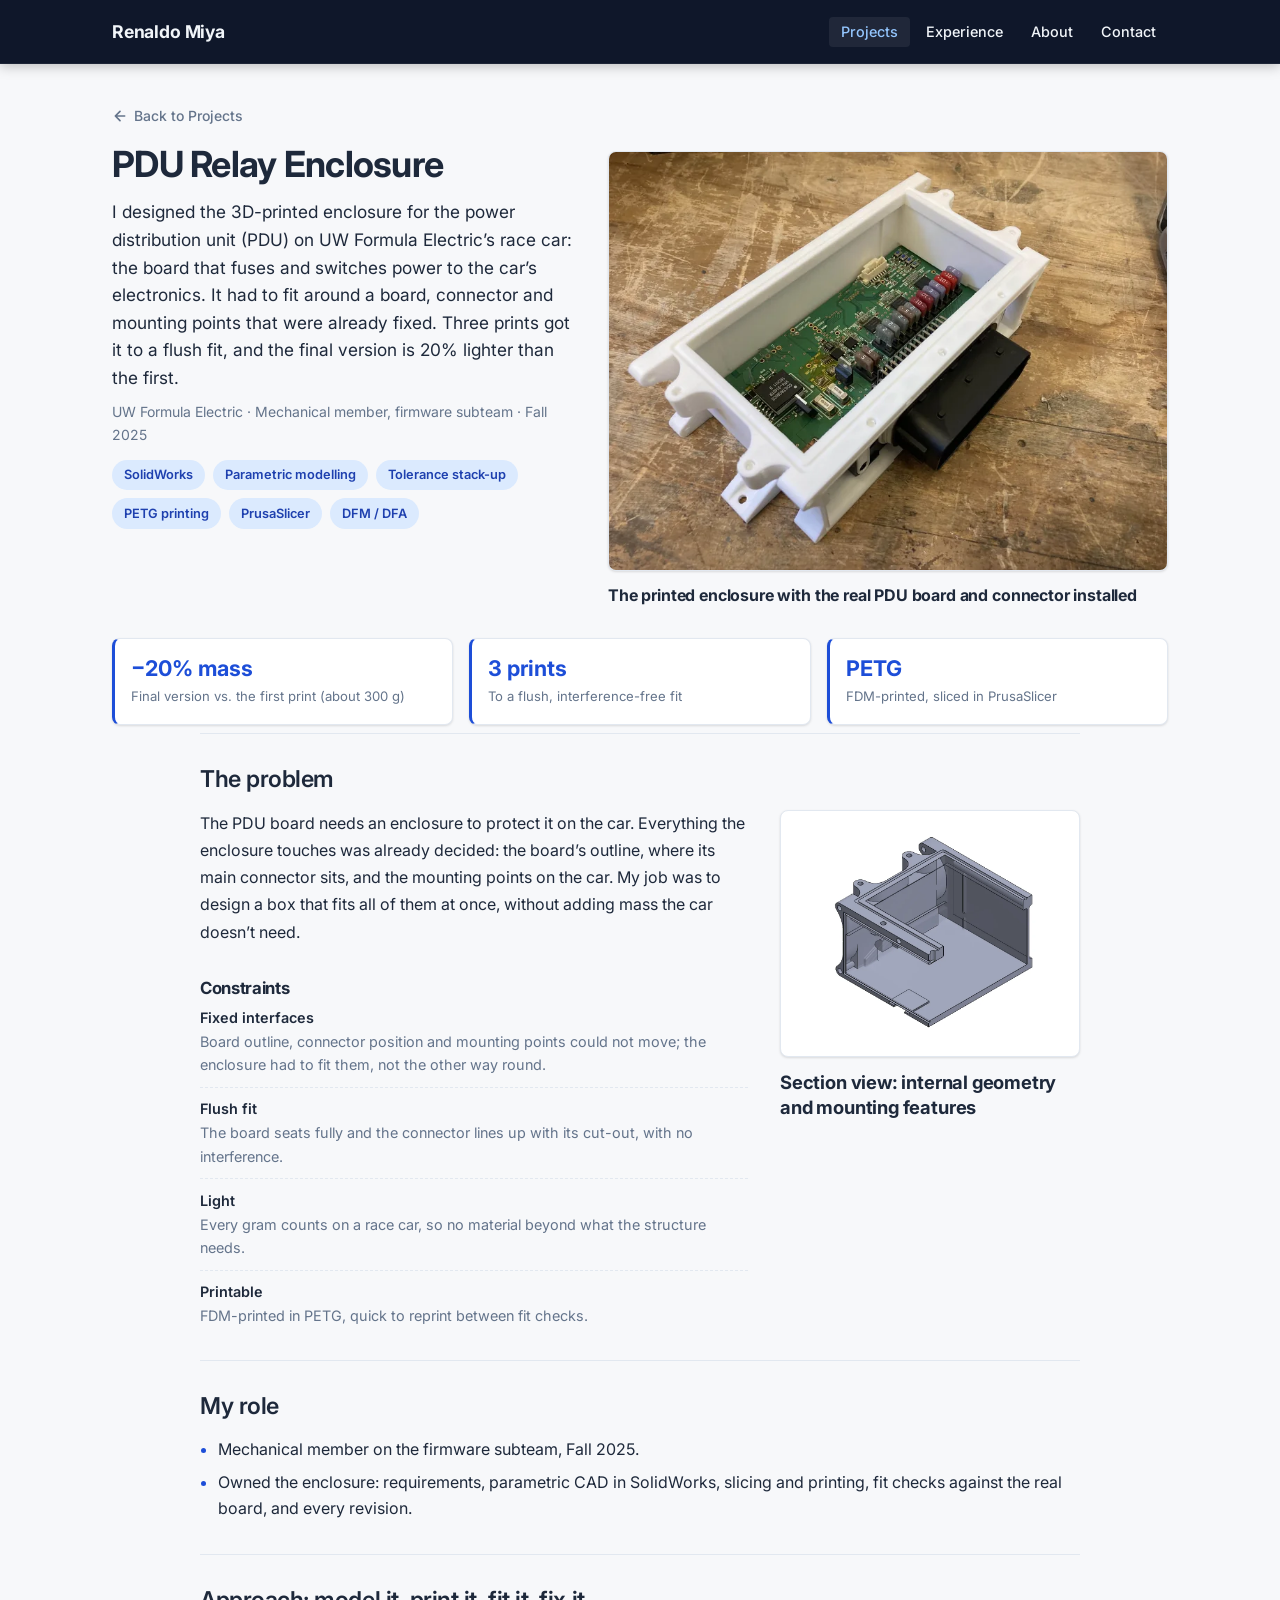
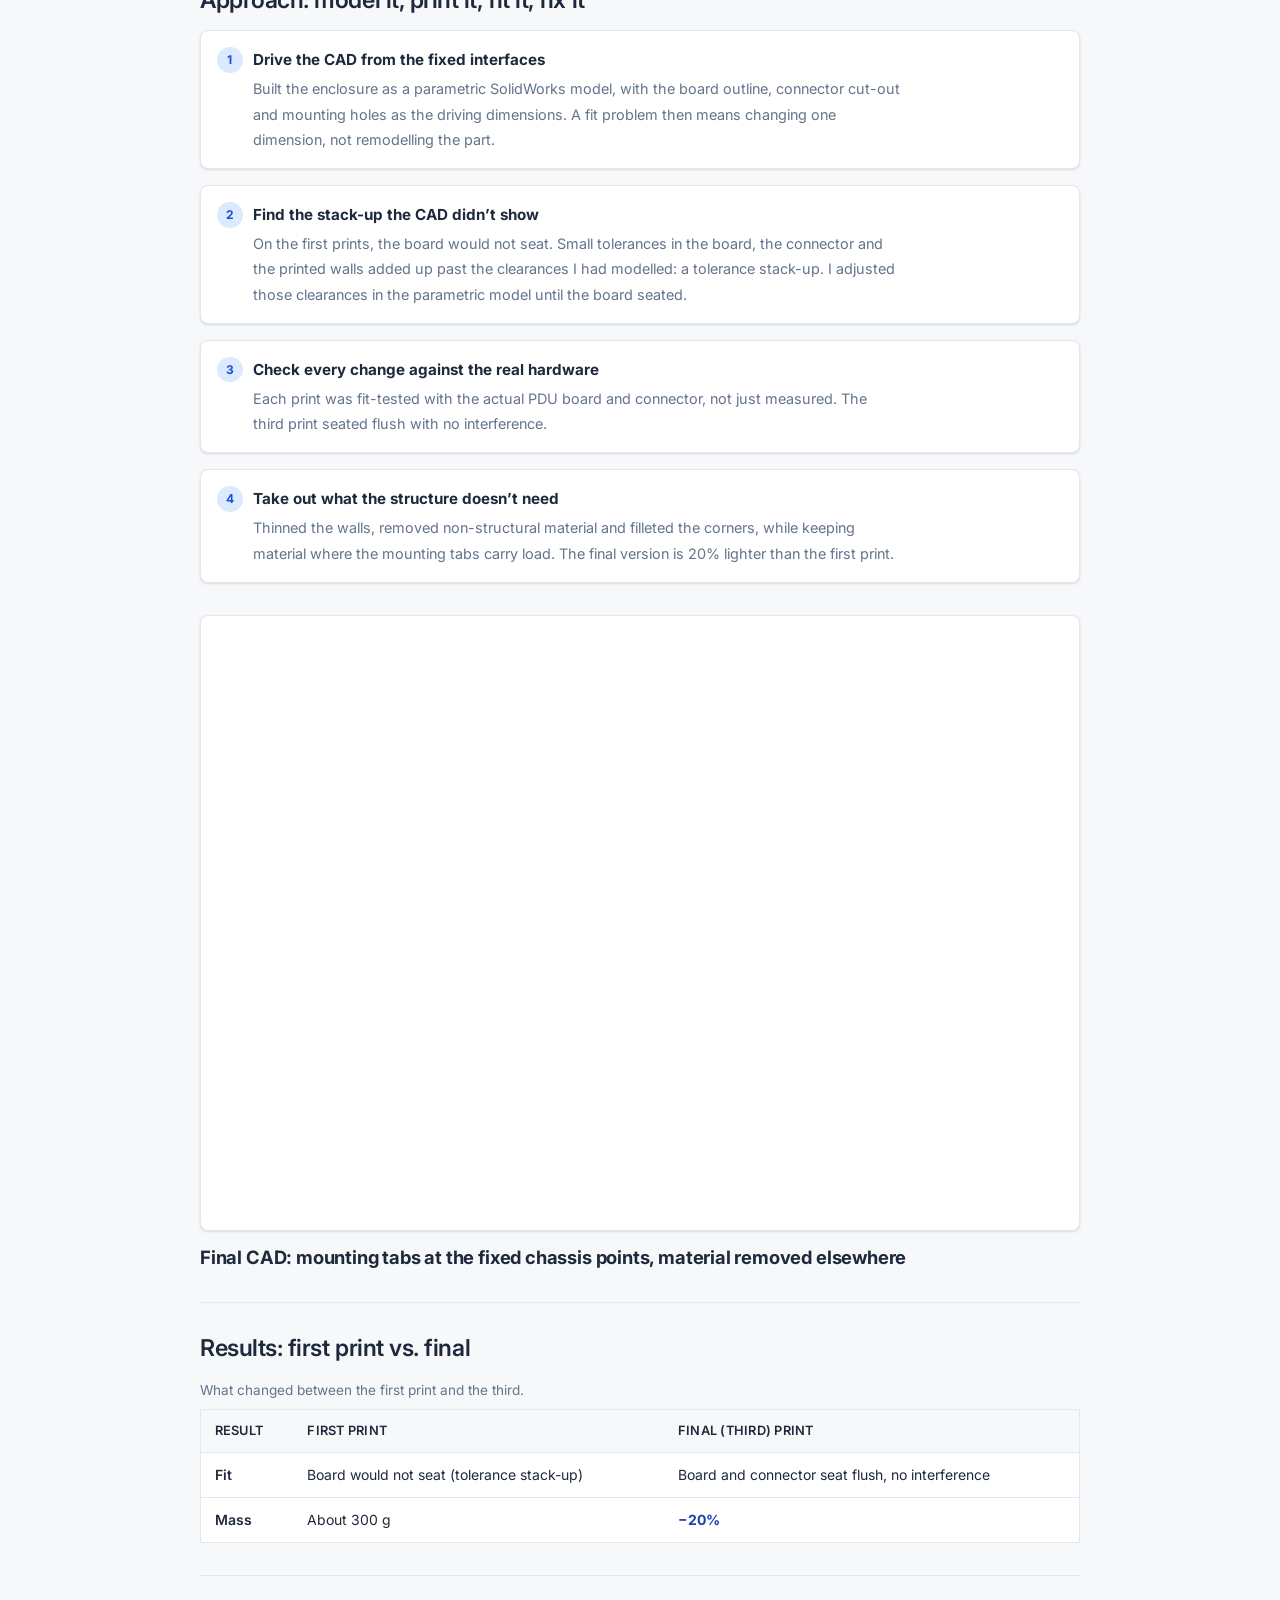
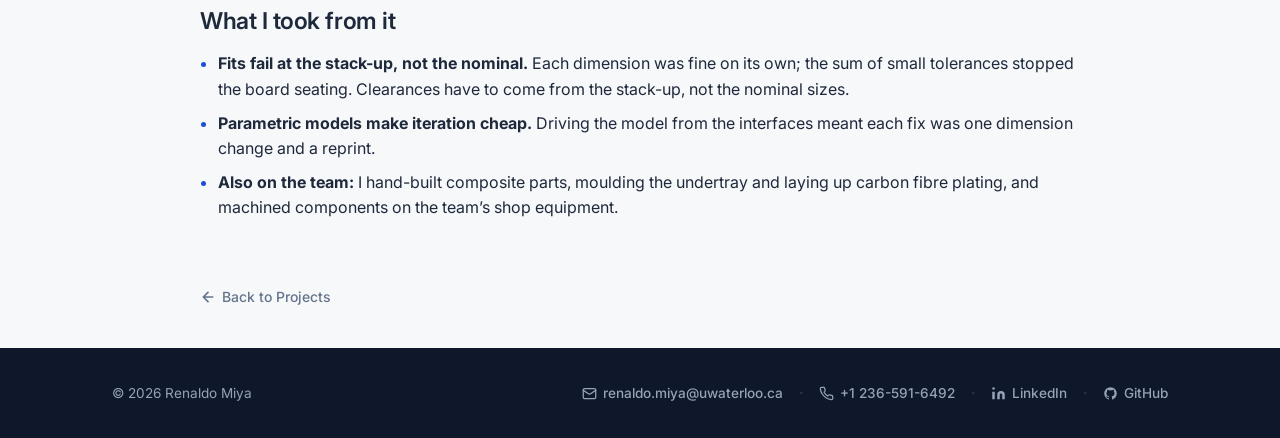
<file: project-pdu.html>
<!DOCTYPE html>
<html lang="en">
<head>
  <meta charset="UTF-8" />
  <meta name="viewport" content="width=device-width, initial-scale=1.0" />
  <meta name="description" content="A 3D-printed PETG enclosure for UW Formula Electric's power distribution unit: a flush fit around fixed hardware in three prints, 20% lighter than the first." />
  <title>PDU Relay Enclosure — Renaldo Miya</title>
  <link rel="preconnect" href="https://fonts.googleapis.com" />
  <link rel="preconnect" href="https://fonts.gstatic.com" crossorigin />
  <link href="https://fonts.googleapis.com/css2?family=Inter:wght@400;500;600;700&display=swap" rel="stylesheet" />
  <link rel="stylesheet" href="style.css" />
  <script src="assets/lightbox.js" defer></script>
</head>
<body>

  <!-- HEADER -->
  <header class="site-header">
    <div class="container nav-inner">
      <a class="nav-logo" href="index.html">Renaldo Miya</a>
      <nav aria-label="Main">
        <ul class="nav-links" role="list">
          <li><a href="projects.html" class="active" aria-current="page">Projects</a></li>
          <li><a href="experience.html">Experience</a></li>
          <li><a href="about.html">About</a></li>
          <li><a href="contact.html">Contact</a></li>
        </ul>
      </nav>
    </div>
  </header>

  <main>
    <div class="container project-detail cs-page">

      <!-- 1. HEADLINE -->
      <div class="cs-intro">
        <div class="cs-intro__top">
          <a href="projects.html" class="back-link">
            <svg width="16" height="16" viewBox="0 0 24 24" fill="none" stroke="currentColor" stroke-width="2.5" stroke-linecap="round" stroke-linejoin="round" aria-hidden="true"><path d="M19 12H5M12 19l-7-7 7-7"/></svg>
            Back to Projects
          </a>
          <h1>PDU Relay Enclosure</h1>
        </div>
        <p class="cs-lead">I designed the 3D-printed enclosure for the power distribution unit (PDU) on UW Formula Electric&rsquo;s race car: the board that fuses and switches power to the car&rsquo;s electronics. It had to fit around a board, connector and mounting points that were already fixed. Three prints got it to a flush fit, and the final version is 20% lighter than the first.</p>
        <div class="cs-intro__bottom">
          <p class="cs-meta">UW Formula Electric &middot; Mechanical member, firmware subteam &middot; Fall 2025</p>
          <div class="skill-tags">
            <span class="skill-tag">SolidWorks</span>
            <span class="skill-tag">Parametric modelling</span>
            <span class="skill-tag">Tolerance stack-up</span>
            <span class="skill-tag">PETG printing</span>
            <span class="skill-tag">PrusaSlicer</span>
            <span class="skill-tag">DFM / DFA</span>
          </div>
        </div>

        <figure class="cs-fig cs-fig--hero">
          <a class="cs-fig__media" href="images/pdu/pdu-build-2400.webp" data-lightbox>
            <img src="images/pdu/pdu-build-1600.webp"
                 srcset="images/pdu/pdu-build-800.webp 800w, images/pdu/pdu-build-1600.webp 1600w"
                 sizes="(max-width: 899px) calc(100vw - 4rem), 560px"
                 width="1600" height="1200" fetchpriority="high"
                 alt="Photo of the white printed enclosure on a workbench with the green PDU board seated inside: rows of colour-coded blade fuses along one side, and the black main connector passing through a cut-out in the end wall. Mounting tabs with holes stick out from the corners." />
            <span class="visually-hidden">(opens full-size image)</span>
          </a>
          <figcaption class="cs-fig__cap">
            <h2 class="cs-fig__title">The printed enclosure with the real PDU board and connector installed</h2>
          </figcaption>
        </figure>
      </div>

      <div class="results-strip cs-metrics">
        <div class="result-stat">
          <p class="result-stat__value">&minus;20% mass</p>
          <p class="result-stat__label">Final version vs. the first print (about 300&nbsp;g)</p>
        </div>
        <div class="result-stat">
          <p class="result-stat__value">3 prints</p>
          <p class="result-stat__label">To a flush, interference-free fit</p>
        </div>
        <div class="result-stat">
          <p class="result-stat__value">PETG</p>
          <p class="result-stat__label">FDM-printed, sliced in PrusaSlicer</p>
        </div>
      </div>

      <!-- 2. PROBLEM -->
      <section class="cs-sec" aria-labelledby="cs-problem">
        <h2 id="cs-problem">The problem</h2>
        <div class="cs-split">
          <div class="cs-prose">
            <p>The PDU board needs an enclosure to protect it on the car. Everything the enclosure touches was already decided: the board&rsquo;s outline, where its main connector sits, and the mounting points on the car. My job was to design a box that fits all of them at once, without adding mass the car doesn&rsquo;t need.</p>
            <h3 class="cs-h3">Constraints</h3>
            <ul class="spec-list" role="list">
              <li><span class="spec-name">Fixed interfaces</span><span class="spec-value">Board outline, connector position and mounting points could not move; the enclosure had to fit them, not the other way round.</span></li>
              <li><span class="spec-name">Flush fit</span><span class="spec-value">The board seats fully and the connector lines up with its cut-out, with no interference.</span></li>
              <li><span class="spec-name">Light</span><span class="spec-value">Every gram counts on a race car, so no material beyond what the structure needs.</span></li>
              <li><span class="spec-name">Printable</span><span class="spec-value">FDM-printed in PETG, quick to reprint between fit checks.</span></li>
            </ul>
          </div>
          <figure class="cs-fig cs-fig--portrait">
            <a class="cs-fig__media" href="images/pdu/pdu-cad-section-888.webp" data-lightbox>
              <img src="images/pdu/pdu-cad-section-888.webp"
                   width="888" height="710" loading="lazy" decoding="async"
                   alt="CAD section view through the enclosure, cut lengthwise to show the wall thickness, the raised rim around the opening, and the internal geometry." />
              <span class="visually-hidden">(opens full-size image)</span>
            </a>
            <figcaption class="cs-fig__cap">
              <h3 class="cs-fig__title">Section view: internal geometry and mounting features</h3>
            </figcaption>
          </figure>
        </div>
      </section>

      <!-- 3. ROLE -->
      <section class="cs-sec" aria-labelledby="cs-role">
        <h2 id="cs-role">My role</h2>
        <ul class="cs-bullets">
          <li>Mechanical member on the firmware subteam, Fall 2025.</li>
          <li>Owned the enclosure: requirements, parametric CAD in SolidWorks, slicing and printing, fit checks against the real board, and every revision.</li>
        </ul>
      </section>

      <!-- 4. APPROACH -->
      <section class="cs-sec" aria-labelledby="cs-approach">
        <h2 id="cs-approach">Approach: model it, print it, fit it, fix it</h2>
        <ol class="calc-list cs-steps" role="list">
          <li>
            <p class="calc-step__name">Drive the CAD from the fixed interfaces</p>
            <p class="calc-step__body">Built the enclosure as a parametric SolidWorks model, with the board outline, connector cut-out and mounting holes as the driving dimensions. A fit problem then means changing one dimension, not remodelling the part.</p>
          </li>
          <li>
            <p class="calc-step__name">Find the stack-up the CAD didn&rsquo;t show</p>
            <p class="calc-step__body">On the first prints, the board would not seat. Small tolerances in the board, the connector and the printed walls added up past the clearances I had modelled: a tolerance stack-up. I adjusted those clearances in the parametric model until the board seated.</p>
          </li>
          <li>
            <p class="calc-step__name">Check every change against the real hardware</p>
            <p class="calc-step__body">Each print was fit-tested with the actual PDU board and connector, not just measured. The third print seated flush with no interference.</p>
          </li>
          <li>
            <p class="calc-step__name">Take out what the structure doesn&rsquo;t need</p>
            <p class="calc-step__body">Thinned the walls, removed non-structural material and filleted the corners, while keeping material where the mounting tabs carry load. The final version is 20% lighter than the first print.</p>
          </li>
        </ol>

        <figure class="cs-fig cs-fig--wide">
          <a class="cs-fig__media" href="images/pdu/pdu-cad-iso-1386.webp" data-lightbox>
            <img src="images/pdu/pdu-cad-iso-1386.webp"
                 srcset="images/pdu/pdu-cad-iso-800.webp 800w, images/pdu/pdu-cad-iso-1386.webp 1386w"
                 sizes="(max-width: 943px) calc(100vw - 4rem), 880px"
                 width="1386" height="970" loading="lazy" decoding="async"
                 alt="CAD render of the empty enclosure: a long open box with a raised rim around the top opening, screw holes along the rim, curved mounting tabs at the corners and a gusseted foot on one end." />
            <span class="visually-hidden">(opens full-size image)</span>
          </a>
          <figcaption class="cs-fig__cap">
            <h3 class="cs-fig__title">Final CAD: mounting tabs at the fixed chassis points, material removed elsewhere</h3>
          </figcaption>
        </figure>
      </section>

      <!-- 5. RESULTS -->
      <section class="cs-sec" aria-labelledby="cs-results">
        <h2 id="cs-results">Results: first print vs. final</h2>
        <div class="table-scroll">
          <table class="data-table cs-table">
            <caption>What changed between the first print and the third.</caption>
            <thead>
              <tr><th scope="col">Result</th><th scope="col">First print</th><th scope="col">Final (third) print</th></tr>
            </thead>
            <tbody>
              <tr><th scope="row">Fit</th><td>Board would not seat (tolerance stack-up)</td><td>Board and connector seat flush, no interference</td></tr>
              <tr><th scope="row">Mass</th><td>About 300&nbsp;g</td><td><strong class="cs-delta">&minus;20%</strong></td></tr>
            </tbody>
          </table>
        </div>
      </section>

      <!-- 6. LESSONS / OTHER WORK -->
      <section class="cs-sec" aria-labelledby="cs-learned">
        <h2 id="cs-learned">What I took from it</h2>
        <ul class="cs-bullets">
          <li><strong>Fits fail at the stack-up, not the nominal.</strong> Each dimension was fine on its own; the sum of small tolerances stopped the board seating. Clearances have to come from the stack-up, not the nominal sizes.</li>
          <li><strong>Parametric models make iteration cheap.</strong> Driving the model from the interfaces meant each fix was one dimension change and a reprint.</li>
          <li><strong>Also on the team:</strong> I hand-built composite parts, moulding the undertray and laying up carbon fibre plating, and machined components on the team&rsquo;s shop equipment.</li>
        </ul>
      </section>

      <div class="detail-bottom-nav">
        <a href="projects.html" class="back-link">
          <svg width="16" height="16" viewBox="0 0 24 24" fill="none" stroke="currentColor" stroke-width="2.5" stroke-linecap="round" stroke-linejoin="round" aria-hidden="true"><path d="M19 12H5M12 19l-7-7 7-7"/></svg>
          Back to Projects
        </a>
      </div>

    </div>
  </main>

  <!-- Full-size image viewer, opened by assets/lightbox.js. Without JS the
       image links simply open the full-size file. -->
  <dialog class="lightbox" aria-labelledby="lightbox-title">
    <div class="lightbox__bar">
      <p class="lightbox__title" id="lightbox-title">Full-size image</p>
      <button type="button" class="lightbox__btn" data-lightbox-zoom>Actual size</button>
      <button type="button" class="lightbox__btn" data-lightbox-close>Close <span aria-hidden="true">&times;</span></button>
    </div>
    <div class="lightbox__stage"></div>
  </dialog>

  <!-- FOOTER -->
  <footer class="site-footer">
    <div class="container footer-inner">
      <p class="footer-copy">&copy; 2026 Renaldo Miya</p>
      <div class="footer-links">
        <a href="mailto:renaldo.miya@uwaterloo.ca">
          <svg width="15" height="15" viewBox="0 0 24 24" fill="none" stroke="currentColor" stroke-width="2" stroke-linecap="round" stroke-linejoin="round" aria-hidden="true"><rect x="2" y="4" width="20" height="16" rx="2"/><path d="m22 7-8.97 5.7a1.94 1.94 0 01-2.06 0L2 7"/></svg>
          renaldo.miya@uwaterloo.ca
        </a>
        <span class="footer-divider" aria-hidden="true">&middot;</span>
        <a href="tel:+12365916492">
          <svg width="15" height="15" viewBox="0 0 24 24" fill="none" stroke="currentColor" stroke-width="2" stroke-linecap="round" stroke-linejoin="round" aria-hidden="true"><path d="M22 16.92v3a2 2 0 01-2.18 2 19.79 19.79 0 01-8.63-3.07 19.5 19.5 0 01-6-6A19.79 19.79 0 012.12 4.18 2 2 0 014.11 2h3a2 2 0 012 1.72 12.84 12.84 0 00.7 2.81 2 2 0 01-.45 2.11L8.09 9.91a16 16 0 006 6l1.27-1.27a2 2 0 012.11-.45 12.84 12.84 0 002.81.7A2 2 0 0122 16.92z"/></svg>
          +1 236-591-6492
        </a>
        <span class="footer-divider" aria-hidden="true">&middot;</span>
        <a href="https://www.linkedin.com/in/renaldo-miya/" target="_blank" rel="noopener noreferrer">
          <svg width="15" height="15" viewBox="0 0 24 24" fill="currentColor" aria-hidden="true"><path d="M16 8a6 6 0 016 6v7h-4v-7a2 2 0 00-2-2 2 2 0 00-2 2v7h-4v-7a6 6 0 016-6zM2 9h4v12H2z"/><circle cx="4" cy="4" r="2"/></svg>
          LinkedIn
        </a>
        <span class="footer-divider" aria-hidden="true">&middot;</span>
        <a href="https://github.com/renaldomiya" target="_blank" rel="noopener noreferrer">
          <svg width="15" height="15" viewBox="0 0 24 24" fill="currentColor" aria-hidden="true"><path fill-rule="evenodd" clip-rule="evenodd" d="M12 2C6.477 2 2 6.477 2 12c0 4.418 2.865 8.166 6.839 9.489.5.092.682-.217.682-.482 0-.237-.009-.868-.013-1.703-2.782.604-3.369-1.342-3.369-1.342-.454-1.155-1.11-1.463-1.11-1.463-.908-.62.069-.608.069-.608 1.003.07 1.531 1.03 1.531 1.03.892 1.529 2.341 1.087 2.91.831.092-.646.35-1.086.636-1.336-2.22-.253-4.555-1.11-4.555-4.943 0-1.091.39-1.984 1.029-2.683-.103-.253-.446-1.27.098-2.647 0 0 .84-.269 2.75 1.025A9.578 9.578 0 0112 6.836c.85.004 1.705.114 2.504.336 1.909-1.294 2.747-1.025 2.747-1.025.546 1.377.203 2.394.1 2.647.64.699 1.028 1.592 1.028 2.683 0 3.842-2.339 4.687-4.566 4.935.359.309.678.919.678 1.852 0 1.336-.012 2.415-.012 2.743 0 .267.18.578.688.48C19.138 20.163 22 16.418 22 12c0-5.523-4.477-10-10-10z"/></svg>
          GitHub
        </a>
      </div>
    </div>
  </footer>

</body>
</html>
</file>
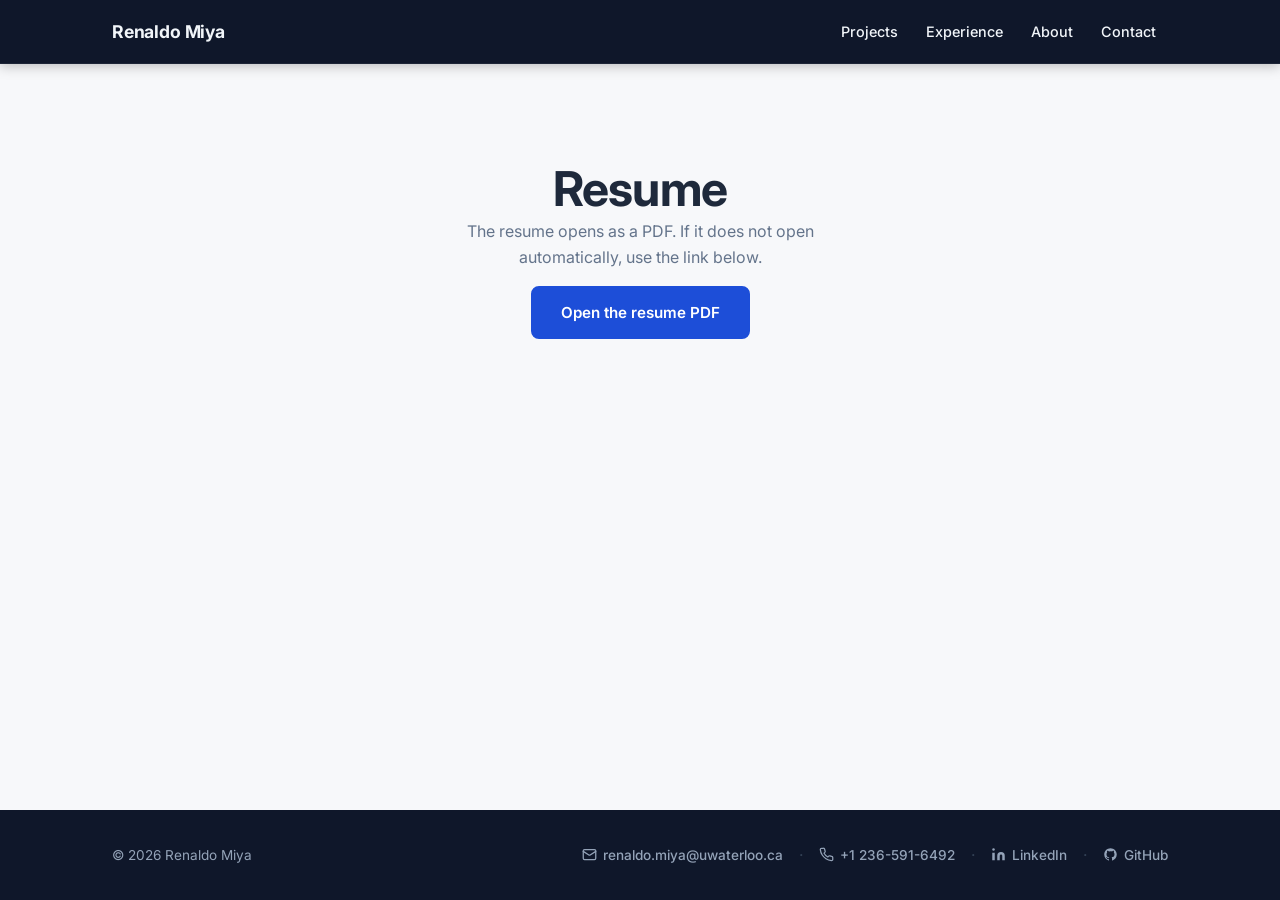
<file: resume.html>
<!DOCTYPE html>
<html lang="en">
<head>
  <meta charset="UTF-8" />
  <meta name="viewport" content="width=device-width, initial-scale=1.0" />
  <meta name="description" content="Resume of Renaldo Miya — mechanical engineering student at the University of Waterloo." />
  <meta http-equiv="refresh" content="0; url=assets/resume.pdf" />
  <link rel="canonical" href="assets/resume.pdf" />
  <meta name="robots" content="noindex" />
  <title>Resume — Renaldo Miya</title>
  <link rel="preconnect" href="https://fonts.googleapis.com" />
  <link rel="preconnect" href="https://fonts.gstatic.com" crossorigin />
  <link href="https://fonts.googleapis.com/css2?family=Inter:wght@400;500;600;700&display=swap" rel="stylesheet" />
  <link rel="stylesheet" href="style.css" />
</head>
<body>

  <!-- HEADER -->
  <header class="site-header">
    <div class="container nav-inner">
      <a class="nav-logo" href="index.html">Renaldo Miya</a>
      <nav aria-label="Main">
        <ul class="nav-links" role="list">
          <li><a href="projects.html">Projects</a></li>
          <li><a href="experience.html">Experience</a></li>
          <li><a href="about.html">About</a></li>
          <li><a href="contact.html">Contact</a></li>
        </ul>
      </nav>
    </div>
  </header>

  <main>
    <div class="container">
      <div class="redirect-page">
        <h1>Resume</h1>
        <p>The resume opens as a PDF. If it does not open automatically, use the link below.</p>
        <p><a href="assets/resume.pdf" class="btn btn-primary">Open the resume PDF</a></p>
      </div>
    </div>
  </main>

  <!-- FOOTER -->
  <footer class="site-footer">
    <div class="container footer-inner">
      <p class="footer-copy">&copy; 2026 Renaldo Miya</p>
      <div class="footer-links">
        <a href="mailto:renaldo.miya@uwaterloo.ca">
          <svg width="15" height="15" viewBox="0 0 24 24" fill="none" stroke="currentColor" stroke-width="2" stroke-linecap="round" stroke-linejoin="round" aria-hidden="true"><rect x="2" y="4" width="20" height="16" rx="2"/><path d="m22 7-8.97 5.7a1.94 1.94 0 01-2.06 0L2 7"/></svg>
          renaldo.miya@uwaterloo.ca
        </a>
        <span class="footer-divider" aria-hidden="true">&middot;</span>
        <a href="tel:+12365916492">
          <svg width="15" height="15" viewBox="0 0 24 24" fill="none" stroke="currentColor" stroke-width="2" stroke-linecap="round" stroke-linejoin="round" aria-hidden="true"><path d="M22 16.92v3a2 2 0 01-2.18 2 19.79 19.79 0 01-8.63-3.07 19.5 19.5 0 01-6-6A19.79 19.79 0 012.12 4.18 2 2 0 014.11 2h3a2 2 0 012 1.72 12.84 12.84 0 00.7 2.81 2 2 0 01-.45 2.11L8.09 9.91a16 16 0 006 6l1.27-1.27a2 2 0 012.11-.45 12.84 12.84 0 002.81.7A2 2 0 0122 16.92z"/></svg>
          +1 236-591-6492
        </a>
        <span class="footer-divider" aria-hidden="true">&middot;</span>
        <a href="https://www.linkedin.com/in/renaldo-miya/" target="_blank" rel="noopener noreferrer">
          <svg width="15" height="15" viewBox="0 0 24 24" fill="currentColor" aria-hidden="true"><path d="M16 8a6 6 0 016 6v7h-4v-7a2 2 0 00-2-2 2 2 0 00-2 2v7h-4v-7a6 6 0 016-6zM2 9h4v12H2z"/><circle cx="4" cy="4" r="2"/></svg>
          LinkedIn
        </a>
        <span class="footer-divider" aria-hidden="true">&middot;</span>
        <a href="https://github.com/renaldomiya" target="_blank" rel="noopener noreferrer">
          <svg width="15" height="15" viewBox="0 0 24 24" fill="currentColor" aria-hidden="true"><path fill-rule="evenodd" clip-rule="evenodd" d="M12 2C6.477 2 2 6.477 2 12c0 4.418 2.865 8.166 6.839 9.489.5.092.682-.217.682-.482 0-.237-.009-.868-.013-1.703-2.782.604-3.369-1.342-3.369-1.342-.454-1.155-1.11-1.463-1.11-1.463-.908-.62.069-.608.069-.608 1.003.07 1.531 1.03 1.531 1.03.892 1.529 2.341 1.087 2.91.831.092-.646.35-1.086.636-1.336-2.22-.253-4.555-1.11-4.555-4.943 0-1.091.39-1.984 1.029-2.683-.103-.253-.446-1.27.098-2.647 0 0 .84-.269 2.75 1.025A9.578 9.578 0 0112 6.836c.85.004 1.705.114 2.504.336 1.909-1.294 2.747-1.025 2.747-1.025.546 1.377.203 2.394.1 2.647.64.699 1.028 1.592 1.028 2.683 0 3.842-2.339 4.687-4.566 4.935.359.309.678.919.678 1.852 0 1.336-.012 2.415-.012 2.743 0 .267.18.578.688.48C19.138 20.163 22 16.418 22 12c0-5.523-4.477-10-10-10z"/></svg>
          GitHub
        </a>
      </div>
    </div>
  </footer>

</body>
</html>
</file>
<file: style.css>
/* ============================================================
   TOKENS
   ============================================================ */
:root {
  --color-bg:           #f7f8fa;
  --color-surface:      #ffffff;
  --color-text:         #1e293b;
  --color-text-muted:   #64748b;
  --color-accent:       #1d4ed8;
  --color-accent-dark:  #1e40af;
  --color-accent-light: #dbeafe;
  --color-accent-mid:   #93c5fd;
  --color-border:       #e2e8f0;
  --color-nav-bg:       #0f172a;
  --color-nav-text:     #f1f5f9;
  --color-nav-hover:    #93c5fd;
  --color-footer-bg:    #0f172a;
  --color-footer-text:  #94a3b8;

  --font-sans: 'Inter', system-ui, -apple-system, sans-serif;
  --font-mono: 'JetBrains Mono', 'Fira Code', monospace;

  --radius-sm:  4px;
  --radius-md:  8px;
  --radius-lg:  16px;

  --shadow-sm:  0 1px 3px rgba(0,0,0,.08), 0 1px 2px rgba(0,0,0,.05);
  --shadow-md:  0 4px 12px rgba(0,0,0,.10), 0 2px 4px rgba(0,0,0,.06);
  --shadow-lg:  0 10px 30px rgba(0,0,0,.12);

  --space-xs:   0.25rem;
  --space-sm:   0.5rem;
  --space-md:   1rem;
  --space-lg:   2rem;
  --space-xl:   4rem;
  --space-2xl:  6rem;

  --max-width:  1120px;
  --nav-height: 64px;
}

/* ============================================================
   RESET & BASE
   ============================================================ */
*, *::before, *::after { box-sizing: border-box; margin: 0; padding: 0; }

html {
  font-size: 16px;
  scroll-behavior: smooth;
  -webkit-text-size-adjust: 100%;
}

body {
  font-family: var(--font-sans);
  background: var(--color-bg);
  color: var(--color-text);
  line-height: 1.65;
  min-height: 100vh;
  display: flex;
  flex-direction: column;
}

main { flex: 1; }

img { display: block; max-width: 100%; height: auto; }

a { color: var(--color-accent); text-decoration: none; }
a:hover { text-decoration: underline; }

ul, ol { list-style: none; }

/* ============================================================
   TYPOGRAPHY
   ============================================================ */
h1, h2, h3, h4 {
  line-height: 1.2;
  letter-spacing: -0.02em;
  color: var(--color-text);
}

h1 { font-size: clamp(2rem, 5vw, 3rem);   font-weight: 700; }
h2 { font-size: clamp(1.5rem, 3vw, 2rem); font-weight: 600; }
h3 { font-size: 1.2rem; font-weight: 600; }

p { max-width: 65ch; }

/* ============================================================
   LAYOUT UTILITIES
   ============================================================ */
.container {
  width: 100%;
  max-width: var(--max-width);
  margin-inline: auto;
  padding-inline: var(--space-lg);
}

.section {
  padding-block: var(--space-xl);
}

/* ============================================================
   BUTTONS
   ============================================================ */
.btn {
  display: inline-flex;
  align-items: center;
  gap: var(--space-sm);
  padding: 0.75rem 1.75rem;
  border-radius: var(--radius-md);
  font-family: var(--font-sans);
  font-size: 0.95rem;
  font-weight: 600;
  cursor: pointer;
  border: 2px solid transparent;
  transition: background 0.2s, color 0.2s, border-color 0.2s, transform 0.1s;
  text-decoration: none;
}

.btn:hover { transform: translateY(-1px); text-decoration: none; }
.btn:active { transform: translateY(0); }

.btn-primary {
  background: var(--color-accent);
  color: #fff;
  border-color: var(--color-accent);
}
.btn-primary:hover {
  background: var(--color-accent-dark);
  border-color: var(--color-accent-dark);
  color: #fff;
}

/* ============================================================
   HEADER & NAVIGATION
   ============================================================ */
.site-header {
  position: sticky;
  top: 0;
  z-index: 100;
  background: var(--color-nav-bg);
  height: var(--nav-height);
  border-bottom: 1px solid rgba(255,255,255,.06);
  box-shadow: 0 2px 12px rgba(0,0,0,.25);
}

.nav-inner {
  height: 100%;
  display: flex;
  align-items: center;
  justify-content: space-between;
}

.nav-logo {
  font-size: 1.1rem;
  font-weight: 700;
  color: var(--color-nav-text);
  letter-spacing: -0.01em;
  white-space: nowrap;
  text-decoration: none;
}
.nav-logo:hover { color: var(--color-nav-hover); text-decoration: none; }

.nav-links {
  display: flex;
  align-items: center;
  gap: var(--space-xs);
}

.nav-links a {
  color: var(--color-nav-text);
  font-size: 0.9rem;
  font-weight: 500;
  padding: 0.4rem 0.75rem;
  border-radius: var(--radius-sm);
  transition: color 0.15s, background 0.15s;
  text-decoration: none;
}

.nav-links a:hover,
.nav-links a.active {
  color: var(--color-nav-hover);
  background: rgba(255,255,255,.07);
  text-decoration: none;
}

/* The nav needs no JavaScript: the links stay inline, and on small phones
   they wrap onto a second row rather than overflowing the viewport.
   Breakpoints leave room for the longer "Experience" link. */
@media (max-width: 640px) {
  .nav-inner { gap: var(--space-sm); }
  .nav-logo  { font-size: 1rem; }
  .nav-links { gap: 0; }
  .nav-links a { padding: 0.4rem 0.5rem; font-size: 0.85rem; }
}

@media (max-width: 560px) {
  .site-header { height: auto; }

  .nav-inner {
    flex-direction: column;
    align-items: flex-start;
    gap: 0.25rem;
    padding-block: 0.5rem;
  }

  .nav-links {
    width: 100%;
    flex-wrap: wrap;
    justify-content: space-between;
  }

  .nav-links a { padding: 0.35rem 0.25rem; }
}

@media (max-width: 400px) {
  .nav-links a { font-size: 0.8rem; }
}

/* ============================================================
   FOOTER
   ============================================================ */
.site-footer {
  background: var(--color-footer-bg);
  color: var(--color-footer-text);
  padding-block: var(--space-lg);
  margin-top: auto;
}

.footer-inner {
  display: flex;
  align-items: center;
  justify-content: space-between;
  flex-wrap: wrap;
  gap: var(--space-md);
}

.footer-copy { font-size: 0.85rem; }

.footer-links {
  display: flex;
  align-items: center;
  flex-wrap: wrap;
  gap: 0.5rem var(--space-md);
}

.footer-links a {
  color: var(--color-footer-text);
  font-size: 0.85rem;
  font-weight: 500;
  transition: color 0.15s;
  text-decoration: none;
  display: flex;
  align-items: center;
  gap: 6px;
}

.footer-links a:hover { color: var(--color-nav-hover); text-decoration: none; }

.footer-divider { color: #334155; }

@media (max-width: 640px) {
  .footer-inner { flex-direction: column; align-items: flex-start; }

  /* Four contact links stack cleanly instead of running off the screen */
  .footer-links {
    flex-direction: column;
    align-items: flex-start;
    gap: 0.6rem;
  }

  .footer-divider { display: none; }
}

/* ============================================================
   HOME — HERO
   ============================================================ */
.hero {
  background: var(--color-surface);
  padding-block: var(--space-lg);
  border-bottom: 1px solid var(--color-border);
}

/* Photo and text sit as one centred group */
.hero-inner {
  display: flex;
  justify-content: center;
  align-items: center;
  gap: 40px;
}

/* The group is centred; the text inside stays left-aligned */
.hero-content { max-width: 560px; }

.hero-eyebrow {
  display: inline-flex;
  align-items: center;
  gap: var(--space-sm);
  font-size: 0.8rem;
  font-weight: 600;
  letter-spacing: 0.12em;
  text-transform: uppercase;
  color: var(--color-accent);
  background: var(--color-accent-light);
  border-radius: 100px;
  padding: 0.3rem 0.9rem;
  margin-bottom: var(--space-sm);
}

.hero-headline { margin-bottom: var(--space-sm); }

.hero-intro {
  color: var(--color-text-muted);
  font-size: 1.05rem;
  margin-bottom: var(--space-md);
  max-width: 58ch;
}

.hero-seeking {
  color: var(--color-text-muted);
  font-size: 0.95rem;
}

/* Headshot */
.hero-photo-wrap { flex-shrink: 0; }

.hero-photo {
  display: block;
  width: 280px;
  flex-shrink: 0;
  aspect-ratio: 3 / 4;
  border-radius: 20px;
  object-fit: cover;
  object-position: center top;
  box-shadow: 0 20px 48px rgba(0,0,0,.15), 0 4px 12px rgba(0,0,0,.08);
}

@media (max-width: 767px) {
  /* Photo above the text, the stack centred */
  .hero-inner {
    flex-direction: column;
    align-items: center;
    gap: var(--space-md);
  }

  .hero-photo { width: min(60vw, 300px); }

  .hero-content {
    width: 100%;
    max-width: 420px;
    display: flex;
    flex-direction: column;
    align-items: flex-start;
  }

  /* The resume button moves up under the name so it shows on first load */
  .hero-eyebrow,
  .hero-headline { order: -2; }
  .hero-content .hero-cta { order: -1; margin: 0 0 var(--space-md); }
}

/* ============================================================
   HOME — SECTION HEADING
   ============================================================ */
.section-header { margin-bottom: var(--space-lg); }

/* Overrides the global 65ch cap so the line does not wrap on desktop */
.section-header p {
  max-width: none;
  color: var(--color-text-muted);
}

/* ============================================================
   HOME — PROJECTS CTA ROW
   Sits directly under the grid and shares its edges.
   ============================================================ */
.projects-cta {
  display: flex;
  align-items: center;
  justify-content: space-between;
  flex-wrap: wrap;
  gap: var(--space-md);
  margin-top: var(--space-lg);
  padding: var(--space-md) var(--space-lg);
  background: var(--color-surface);
  border: 1px solid var(--color-border);
  border-radius: var(--radius-lg);
  box-shadow: var(--shadow-sm);
}

/* Overrides the global p max-width, which would otherwise size this line */
.projects-cta__line {
  max-width: none;
  font-size: 1.05rem;
  font-weight: 600;
  color: var(--color-text);
}

@media (max-width: 640px) {
  .projects-cta {
    flex-direction: column;
    align-items: flex-start;
    padding: var(--space-md);
  }
}

/* ============================================================
   UTILITIES
   ============================================================ */
.text-muted  { color: var(--color-text-muted); }
.text-accent { color: var(--color-accent); }
.text-center { text-align: center; }
.mt-sm { margin-top: var(--space-sm); }
.mt-md { margin-top: var(--space-md); }
.mt-lg { margin-top: var(--space-lg); }

/* ============================================================
   BACK LINK
   ============================================================ */
.back-link {
  display: inline-flex;
  align-items: center;
  gap: 6px;
  color: var(--color-text-muted);
  font-size: 0.875rem;
  font-weight: 500;
  text-decoration: none;
  transition: color 0.15s;
}

.back-link:hover { color: var(--color-accent); text-decoration: none; }

/* ============================================================
   PROJECT DETAIL PAGE
   ============================================================ */
.project-detail { padding-block: var(--space-xl); }

/* Skill tags */
.skill-tags {
  display: flex;
  flex-wrap: wrap;
  gap: var(--space-sm);
  margin-top: var(--space-md);
}

.skill-tag {
  display: inline-block;
  background: var(--color-accent-light);
  color: var(--color-accent-dark);
  font-size: 0.8rem;
  font-weight: 600;
  padding: 0.3rem 0.75rem;
  border-radius: 100px;
  white-space: nowrap;
}

/* Bottom back-link row */
.detail-bottom-nav {
  display: flex;
  justify-content: flex-start;
  padding-top: var(--space-xl);
}

/* ============================================================
   ABOUT PAGE
   Full container width, like the projects page. Each section is a
   text column beside a photo, with no card around either.
   ============================================================ */
.about-col { max-width: none; }

.about-block { padding-block: var(--space-lg); }
.about-block:first-child { padding-top: 0; }

/* A single thin divider between sections */
.about-block + .about-block { border-top: 1px solid var(--color-border); }

.about-block h1 { margin-bottom: var(--space-md); }

.about-block h2 {
  font-size: 1.35rem;
  margin-bottom: var(--space-md);
}

/* Text beside a photo. The photo centres on the text it sits next to,
   which is why the heading stays outside this grid. */
.about-split {
  display: grid;
  gap: var(--space-xl);
  align-items: center;
}

.about-split--intro { grid-template-columns: minmax(0, 1fr) 260px; }
.about-split--feature { grid-template-columns: 380px minmax(0, 1fr); }

/* Fills its column, so there is no dead gap before the photo */
.about-intro-text p,
.about-feature-text p {
  max-width: none;
  color: var(--color-text-muted);
  line-height: 1.8;
  font-size: 1.02rem;
}

.about-intro-text p + p { margin-top: var(--space-md); }

.about-feature-text h3 {
  font-size: 1.1rem;
  margin-bottom: var(--space-sm);
}

.about-photo {
  display: block;
  width: 100%;
  aspect-ratio: 3 / 4;
  object-fit: cover;
  object-position: center top;
  border-radius: var(--radius-lg);
  box-shadow: var(--shadow-md);
  background: #ffffff;
}

.about-photo--wide {
  aspect-ratio: 4 / 3;
  object-position: center;
}

.about-closing {
  max-width: none;
  padding-top: var(--space-lg);
  border-top: 1px solid var(--color-border);
  color: var(--color-text-muted);
  font-size: 0.95rem;
}

@media (max-width: 860px) {
  .about-split { gap: var(--space-lg); }
  .about-split--intro { grid-template-columns: minmax(0, 1fr) 220px; }
  .about-split--feature { grid-template-columns: 300px minmax(0, 1fr); }
}

@media (max-width: 680px) {
  /* Photo above its text on mobile */
  .about-split--intro,
  .about-split--feature { grid-template-columns: minmax(0, 1fr); }

  .about-split--intro .about-photo {
    order: -1;
    width: 180px;
    aspect-ratio: 1;
  }
}

/* ============================================================
   EXPERIENCE PAGE
   One card per role. Bullets reuse .cs-bullets, tags reuse the
   project-card tags, and the closing row reuses .projects-cta.
   A thin rail on the left joins the cards on wider screens.
   ============================================================ */
.exp { --exp-rail: 1.75rem; --exp-pad: var(--space-lg); }

.exp-list {
  position: relative;
  display: flex;
  flex-direction: column;
  gap: var(--space-lg);
  padding-left: var(--exp-rail);
}

.exp-list::before {
  content: '';
  position: absolute;
  left: 0.4rem;
  top: 0.75rem;
  bottom: 0.75rem;
  width: 2px;
  background: var(--color-border);
}

.exp-card {
  position: relative;
  padding: var(--exp-pad);
  background: var(--color-surface);
  border: 1px solid var(--color-border);
  border-radius: var(--radius-lg);
  box-shadow: var(--shadow-sm);
}

/* Dot on the rail, level with the role title */
.exp-card::before {
  content: '';
  position: absolute;
  left: calc(0.4rem + 1px - 6px - var(--exp-rail) - 1px);
  top: calc(var(--exp-pad) + 0.4rem);
  width: 12px;
  height: 12px;
  border-radius: 50%;
  background: var(--color-surface);
  border: 2px solid var(--color-accent);
}

/* Title left, dates and location right; wraps under the title when narrow */
.exp-card__head {
  display: flex;
  flex-wrap: wrap;
  justify-content: space-between;
  align-items: baseline;
  gap: 0.25rem var(--space-lg);
}

.exp-card__title { font-size: 1.2rem; line-height: 1.35; }
.exp-card__company { color: var(--color-accent-dark); white-space: nowrap; }
.exp-card__company::before { content: '\00b7'; margin-right: 0.35rem; }

.exp-card__meta {
  display: flex;
  flex-wrap: wrap;
  gap: 0 0.5rem;
  color: var(--color-text-muted);
  font-size: 0.9rem;
}

.exp-card__meta span { white-space: nowrap; }
.exp-card__meta span + span::before { content: '\00b7'; margin-right: 0.5rem; }

.exp-card__context {
  margin-top: 0.25rem;
  color: var(--color-text-muted);
  font-size: 0.95rem;
  max-width: none;
}

.exp-card__bullets {
  margin-top: var(--space-md);
  max-width: 85ch;
  font-size: 0.95rem;
}

.exp-card__project {
  display: inline-block;
  margin-top: var(--space-md);
  font-size: 0.9rem;
  font-weight: 600;
}

.exp-card .exp-card__tags { margin-top: var(--space-md); max-width: none; }

/* Closing row lines up with the cards, not the rail */
.exp-cta { margin-left: var(--exp-rail); }

.exp-cta__actions {
  display: flex;
  flex-wrap: wrap;
  align-items: center;
  gap: var(--space-md) var(--space-lg);
}

.exp-cta__resume { font-size: 0.95rem; font-weight: 600; }

@media (max-width: 640px) {
  /* No rail on phones: the width goes to the text instead */
  .exp { --exp-rail: 0rem; --exp-pad: var(--space-md); }
  .exp-list::before,
  .exp-card::before { display: none; }

  .exp-card__head { flex-direction: column; }

  /* Company and location each get their own line instead of a stray dot */
  .exp-card__company { display: block; }
  .exp-card__company::before,
  .exp-card__meta span + span::before { content: none; }
  .exp-card__meta { flex-direction: column; }
}

/* ============================================================
   CONTACT PAGE
   ============================================================ */
.contact-wrap {
  max-width: 900px;
  margin-inline: auto;
  text-align: center;
}

.contact-intro {
  color: var(--color-text-muted);
  font-size: 1.05rem;
  line-height: 1.75;
  margin-top: var(--space-md);
  margin-bottom: var(--space-xl);
  margin-inline: auto;
  max-width: 60ch;
}

/* One row on desktop, stacked on mobile */
.contact-list {
  display: grid;
  grid-template-columns: repeat(3, 1fr);
  gap: var(--space-md);
  text-align: left;
}

.contact-item {
  display: flex;
  align-items: center;
  gap: var(--space-md);
  height: 100%;
  background: var(--color-surface);
  border: 1px solid var(--color-border);
  border-radius: var(--radius-md);
  padding: 1rem 1.25rem;
  text-decoration: none;
  color: inherit;
  box-shadow: var(--shadow-sm);
  transition: border-color 0.15s, box-shadow 0.15s, transform 0.15s;
}

.contact-item:hover {
  border-color: var(--color-accent);
  box-shadow: var(--shadow-md);
  transform: translateY(-2px);
  text-decoration: none;
  color: inherit;
}

.contact-item-icon {
  width: 40px;
  height: 40px;
  border-radius: var(--radius-md);
  background: var(--color-accent-light);
  display: flex;
  align-items: center;
  justify-content: center;
  flex-shrink: 0;
  color: var(--color-accent);
}

.contact-item-label {
  font-size: 0.72rem;
  font-weight: 700;
  letter-spacing: 0.1em;
  text-transform: uppercase;
  color: var(--color-text-muted);
  margin-bottom: 2px;
}

.contact-item-value {
  font-size: 0.82rem;
  font-weight: 600;
  color: var(--color-text);
  line-height: 1.5;
  overflow-wrap: break-word;
}

@media (max-width: 820px) {
  .contact-item-value { font-size: 0.95rem; }
}@media (max-width: 820px) {
  .contact-list { grid-template-columns: 1fr; }
}

/* ============================================================
   PROJECT CARDS (home + projects pages)
   ============================================================ */
.project-cards {
  display: grid;
  grid-template-columns: repeat(auto-fit, minmax(300px, 1fr));
  gap: var(--space-lg);
}

.project-card {
  display: flex;
  flex-direction: column;
  background: var(--color-surface);
  border: 1px solid var(--color-border);
  border-radius: var(--radius-lg);
  box-shadow: var(--shadow-sm);
  overflow: hidden;
  text-decoration: none;
  color: inherit;
  transition: border-color 0.2s ease, box-shadow 0.2s ease, transform 0.2s ease;
}

.project-card:hover {
  border-color: var(--color-accent);
  box-shadow: var(--shadow-md);
  transform: translateY(-3px);
  text-decoration: none;
}

.project-card__img-wrap {
  aspect-ratio: 16 / 10;
  background: var(--color-bg);
  border-bottom: 1px solid var(--color-border);
  overflow: hidden;
}

.project-card__img {
  width: 100%;
  height: 100%;
  object-fit: cover;
  display: block;
}

/* Stands in for a photo that does not exist yet */
.project-card__placeholder {
  width: 100%;
  height: 100%;
  display: flex;
  flex-direction: column;
  align-items: center;
  justify-content: center;
  gap: 0.5rem;
  background: linear-gradient(135deg, var(--color-accent-light), var(--color-bg));
  color: var(--color-accent);
  font-size: 0.8rem;
  font-weight: 600;
  text-align: center;
  padding: var(--space-md);
}

.project-card__body {
  display: flex;
  flex-direction: column;
  gap: 0.5rem;
  padding: var(--space-md);
  flex: 1;
}

.project-card__title {
  font-size: 1.05rem;
  font-weight: 700;
  color: var(--color-text);
  line-height: 1.35;
}

.project-card:hover .project-card__title { color: var(--color-accent); }

.project-card__outcome {
  color: var(--color-text-muted);
  font-size: 0.9rem;
  line-height: 1.6;
  flex: 1;
}

.project-card__tags {
  display: flex;
  flex-wrap: wrap;
  gap: 0.35rem;
  margin-top: 0.25rem;
}

.project-card__tag {
  padding: 0.18rem 0.5rem;
  border-radius: var(--radius-sm);
  border: 1px solid var(--color-border);
  background: var(--color-bg);
  color: var(--color-text-muted);
  font-size: 0.72rem;
  font-weight: 500;
}

/* ============================================================
   PROJECT PAGE COMPONENTS
   ============================================================ */
/* Status badge beside a project title */
.status-badge {
  display: inline-flex;
  align-items: center;
  gap: 0.45rem;
  margin-top: var(--space-sm);
  padding: 0.3rem 0.75rem;
  border-radius: 999px;
  background: #fef3c7;
  border: 1px solid #fcd34d;
  color: #92400e;
  font-size: 0.8rem;
  font-weight: 600;
}

.status-badge::before {
  content: '';
  width: 7px;
  height: 7px;
  border-radius: 50%;
  background: #d97706;
  flex-shrink: 0;
}

/* Headline numbers across the top of a project page */
.results-strip {
  display: grid;
  grid-template-columns: repeat(auto-fit, minmax(190px, 1fr));
  gap: var(--space-md);
  margin-bottom: var(--space-xl);
}

.result-stat {
  background: var(--color-surface);
  border: 1px solid var(--color-border);
  border-left: 3px solid var(--color-accent);
  border-radius: var(--radius-md);
  box-shadow: var(--shadow-sm);
  padding: var(--space-md);
}

.result-stat__value {
  font-size: 1.25rem;
  font-weight: 700;
  color: var(--color-accent);
  line-height: 1.25;
}

.result-stat__label {
  margin-top: 4px;
  color: var(--color-text-muted);
  font-size: 0.82rem;
}

/* Requirement / spec rows */
.spec-list {
  list-style: none;
  display: flex;
  flex-direction: column;
  gap: 0.6rem;
  margin-top: var(--space-sm);
}

.spec-list li {
  display: flex;
  flex-wrap: wrap;
  gap: 0.35rem 0.75rem;
  padding-bottom: 0.6rem;
  border-bottom: 1px dashed var(--color-border);
  font-size: 0.9rem;
}

.spec-list li:last-child { border-bottom: 0; padding-bottom: 0; }

.spec-list dfn,
.spec-name {
  font-style: normal;
  font-weight: 600;
  color: var(--color-text);
  min-width: 190px;
}

.spec-value { color: var(--color-text-muted); }

/* Test plan table */
.table-scroll { overflow-x: auto; margin-top: var(--space-md); }

.data-table {
  width: 100%;
  border-collapse: collapse;
  min-width: 540px;
  background: var(--color-surface);
  border: 1px solid var(--color-border);
  border-radius: var(--radius-md);
  font-size: 0.875rem;
}

.data-table caption {
  caption-side: top;
  text-align: left;
  color: var(--color-text-muted);
  font-size: 0.85rem;
  padding-bottom: var(--space-sm);
}

.data-table th,
.data-table td {
  padding: 0.65rem 0.85rem;
  text-align: left;
  border-bottom: 1px solid var(--color-border);
  vertical-align: top;
}

.data-table thead th {
  background: var(--color-bg);
  color: var(--color-text);
  font-weight: 600;
  font-size: 0.8rem;
  letter-spacing: 0.02em;
  text-transform: uppercase;
}

.data-table tbody tr:last-child td { border-bottom: 0; }

/* Worked calculation steps */
.calc-list {
  list-style: none;
  counter-reset: calcstep;
  display: flex;
  flex-direction: column;
  gap: var(--space-md);
  margin-top: var(--space-md);
  margin-bottom: var(--space-lg);
}

.calc-list li {
  counter-increment: calcstep;
  position: relative;
  padding: var(--space-md);
  /* The badge sits in the left padding, so the right padding matches it
     (gutter + badge + gap) and the frame ends up centred on the text. */
  padding-left: calc(var(--space-md) + 2.25rem);
  padding-right: calc(var(--space-md) + 2.25rem);
  background: var(--color-surface);
  border: 1px solid var(--color-border);
  border-radius: var(--radius-md);
  box-shadow: var(--shadow-sm);
}

.calc-list li::before {
  content: counter(calcstep);
  position: absolute;
  left: var(--space-md);
  top: var(--space-md);
  width: 1.6rem;
  height: 1.6rem;
  display: grid;
  place-items: center;
  border-radius: 50%;
  background: var(--color-accent-light);
  color: var(--color-accent);
  font-size: 0.75rem;
  font-weight: 700;
}

.calc-step__name {
  font-size: 0.95rem;
  font-weight: 700;
  color: var(--color-text);
  margin-bottom: 0.25rem;
}

.calc-step__body {
  color: var(--color-text-muted);
  font-size: 0.9rem;
  line-height: 1.75;
  max-width: 72ch;
}

/* ============================================================
   PROJECT CASE-STUDY LAYOUT
   Result-first page. Every image is its own framed block with a
   real heading underneath it, never text laid over or inside it.
   Shared by all project pages (cs- = case study).
   ============================================================ */
.cs-page { padding-block: 2.5rem; }

/* Headline row: text beside the hero image on wide screens.
   The back link spans both columns; the hero starts on the title's row,
   and its top margin (the title's top margin plus the gap between the top
   of the title's line box and the top of its capitals, 0.211em in Inter)
   lines the image's top edge up with the top of the title text. The last
   row is 1fr, so when the image is taller than the text the extra height
   goes there instead of spreading the title and paragraph apart. */
.cs-intro {
  --cs-h1-size: clamp(1.6rem, 3.5vw, 2.25rem);
  display: grid;
  grid-template-columns: minmax(0, 1fr) minmax(0, 560px);
  grid-template-rows: auto auto auto auto 1fr;
  column-gap: var(--space-lg);
}

.cs-intro__top              { display: contents; }
.cs-intro__top .back-link   { grid-column: 1 / -1; grid-row: 1; justify-self: start; }
.cs-intro__top h1           { grid-column: 1; grid-row: 2; }
.cs-lead                    { grid-column: 1; grid-row: 3; }
.cs-intro__bottom           { grid-column: 1; grid-row: 4; }

.cs-intro .cs-fig--hero {
  grid-column: 2;
  grid-row: 2 / 6;
  align-self: start;
  margin-top: calc(var(--space-md) + 0.211 * var(--cs-h1-size));
}

.cs-intro h1 {
  font-size: var(--cs-h1-size);
  margin-block: var(--space-md) 0.75rem;
}

.cs-lead {
  font-size: 1.08rem;
  line-height: 1.6;
  color: var(--color-text);
  max-width: 60ch;
}

.cs-meta {
  margin-top: 0.5rem;
  font-size: 0.875rem;
  color: var(--color-text-muted);
}

.cs-intro .skill-tags { margin-top: 0.85rem; }

.cs-metrics { margin-top: var(--space-lg); margin-bottom: var(--space-sm); }
.cs-metrics .result-stat__value { font-size: 1.35rem; }
.cs-metrics-note { margin-bottom: var(--space-sm); color: var(--color-text-muted); font-size: 0.85rem; max-width: none; }

/* Sections share one reading column, centred on the page */
.cs-sec {
  max-width: 880px;
  margin-inline: auto;
  padding-block: 2rem;
  border-top: 1px solid var(--color-border);
}

.cs-page h2 {
  font-size: 1.45rem;
  margin-bottom: var(--space-md);
}

.cs-h3 {
  font-size: 1.05rem;
  font-weight: 700;
  margin-bottom: 0.5rem;
}

.cs-prose p,
.cs-prose-line {
  color: var(--color-text);
  line-height: 1.7;
  max-width: 70ch;
}

.cs-prose-line { margin-bottom: var(--space-md); color: var(--color-text-muted); }
.cs-prose .cs-h3 { margin-top: var(--space-lg); }
.cs-prose .spec-list li { display: block; }
.cs-prose .spec-name { display: block; min-width: 0; }

.cs-page dfn { font-style: normal; font-weight: 600; }

.cs-bullets {
  list-style: disc;
  padding-left: 1.15rem;
  display: flex;
  flex-direction: column;
  gap: 0.5rem;
  line-height: 1.6;
}

.cs-bullets li::marker { color: var(--color-accent); }

.cs-after-fig { margin-top: var(--space-md); }

/* Problem text beside the portrait render */
.cs-split {
  display: grid;
  grid-template-columns: minmax(0, 1fr) 300px;
  gap: var(--space-lg);
  align-items: start;
}

/* Two-column role split */
.cs-role {
  display: grid;
  grid-template-columns: repeat(2, minmax(0, 1fr));
  gap: var(--space-lg);
}

.cs-role > div {
  padding: var(--space-md);
  background: var(--color-surface);
  border: 1px solid var(--color-border);
  border-radius: var(--radius-md);
}

.cs-steps { margin-bottom: 0; }
.cs-steps + .cs-fig { margin-top: 2rem; }

/* ---- Figures: the image block, then a separate heading ---- */
.cs-fig { margin: 0; }
.cs-fig + .cs-fig { margin-top: 2.5rem; }
.cs-key + .cs-fig { margin-top: 2rem; }

.cs-fig__media {
  display: block;
  background: var(--color-surface);
  border: 1px solid var(--color-border);
  border-radius: var(--radius-md);
  box-shadow: var(--shadow-sm);
  overflow: hidden;
}

.cs-fig__media img {
  display: block;
  width: 100%;
  height: auto;
}

a.cs-fig__media { cursor: zoom-in; transition: border-color 0.15s, box-shadow 0.15s; }
a.cs-fig__media:hover { border-color: var(--color-accent-mid); box-shadow: var(--shadow-md); }
a.cs-fig__media:focus-visible { outline: 3px solid var(--color-accent); outline-offset: 3px; }

.cs-fig__cap { margin-top: 0.85rem; }

.cs-fig__title {
  font-size: 1.15rem;
  font-weight: 700;
  line-height: 1.35;
  letter-spacing: -0.01em;
  color: var(--color-text);
  margin: 0;
}

.cs-page .cs-fig--hero .cs-fig__title { font-size: 1rem; margin: 0; }

.cs-fig__note {
  margin-top: 0.3rem;
  color: var(--color-text-muted);
  font-size: 0.95rem;
  line-height: 1.55;
  max-width: 72ch;
}

/* Portrait render: keep it from towering over its text */
.cs-fig--portrait .cs-fig__media { padding: var(--space-md); }
.cs-fig--portrait img { max-height: 480px; width: auto; max-width: 100%; margin-inline: auto; }

/* Baseline / Optimized label above each FEA title */
.cs-badge {
  display: inline-block;
  margin-bottom: 0.35rem;
  padding: 0.12rem 0.6rem;
  border-radius: 999px;
  background: #f1f5f9;
  border: 1px solid #cbd5e1;
  color: #334155;
  font-size: 0.75rem;
  font-weight: 700;
  letter-spacing: 0.06em;
  text-transform: uppercase;
}

.cs-badge--after {
  background: var(--color-accent-light);
  border-color: var(--color-accent-mid);
  color: var(--color-accent-dark);
}

/* ---- Before / after comparison ---- */
.cs-compare {
  display: grid;
  gap: var(--space-md);
}

.cs-bars {
  display: grid;
  grid-template-columns: repeat(2, minmax(0, 1fr));
  gap: var(--space-md) var(--space-lg);
  padding: var(--space-md);
  background: var(--color-surface);
  border: 1px solid var(--color-border);
  border-radius: var(--radius-md);
}

.cs-bars__metric {
  font-size: 0.9rem;
  font-weight: 700;
  margin-bottom: 0.4rem;
}

.cs-bars__row {
  display: grid;
  grid-template-columns: 5.5rem minmax(0, 1fr) 4.75rem;
  align-items: center;
  gap: 0.6rem;
  font-size: 0.85rem;
}

.cs-bars__row + .cs-bars__row { margin-top: 0.4rem; }

.cs-bars__label { color: var(--color-text-muted); }
.cs-bars__scale { display: block; font-size: 0.75rem; font-weight: 500; color: var(--color-text-muted); }
.cs-bars__val { font-weight: 700; text-align: right; font-variant-numeric: tabular-nums; }

.cs-bars__track {
  display: block;
  height: 14px;
  background: var(--color-bg);
  border-radius: 4px;
}

.cs-bars__fill {
  display: block;
  height: 100%;
  border-radius: 0 4px 4px 0;
}

.cs-bars__fill--before { background: #64748b; }
.cs-bars__fill--after  { background: var(--color-accent); }

.cs-table { min-width: 560px; }
.cs-table tbody th { font-weight: 600; color: var(--color-text); }
.cs-delta { color: var(--color-accent-dark); white-space: nowrap; }

/* Reading guide for the FEA plots */
.cs-key {
  margin-top: var(--space-lg);
  padding: var(--space-md) 1.25rem;
  background: var(--color-surface);
  border: 1px solid var(--color-border);
  border-left: 3px solid var(--color-accent);
  border-radius: var(--radius-md);
  font-size: 0.95rem;
}

/* Heading with a status badge beside it */
.cs-head {
  display: flex;
  flex-wrap: wrap;
  align-items: center;
  gap: 0.5rem 0.85rem;
  margin-bottom: var(--space-md);
}

.cs-page .cs-head h2 { margin-bottom: 0; }
.cs-head .status-badge { margin-top: 0; }

.cs-intro .status-badge { margin-top: 0.75rem; }

/* Video inside a figure frame (white CAD background) */
.cs-fig__media video {
  display: block;
  width: 100%;
  height: auto;
  background: #ffffff;
}

/* Block diagram drawn in inline SVG; scrolls sideways on small phones */
.cs-diagram {
  padding: var(--space-md);
  overflow-x: auto;
}

.cs-diagram svg { display: block; width: 100%; height: auto; min-width: 640px; }

.cs-after-table { margin-top: var(--space-md); }

/* Numbered next steps */
.cs-next {
  list-style: decimal;
  padding-left: 1.3rem;
  display: flex;
  flex-direction: column;
  gap: 0.4rem;
  line-height: 1.6;
}

.cs-next li::marker { color: var(--color-accent); font-weight: 700; }

/* Missing information: loud on purpose, so it cannot ship unnoticed */
.cs-todo {
  display: inline;
  padding: 0.05rem 0.4rem;
  border-radius: var(--radius-sm);
  background: #fef3c7;
  border: 1px dashed #d97706;
  color: #92400e;
  font-size: 0.85em;
  font-weight: 600;
  -webkit-box-decoration-break: clone;
  box-decoration-break: clone;
}

.visually-hidden {
  position: absolute;
  width: 1px;
  height: 1px;
  margin: -1px;
  padding: 0;
  overflow: hidden;
  clip: rect(0 0 0 0);
  white-space: nowrap;
  border: 0;
}

.cs-page .detail-bottom-nav {
  max-width: 880px;
  margin-inline: auto;
  padding-top: var(--space-lg);
}

@media (max-width: 899px) {
  .cs-split { grid-template-columns: minmax(0, 1fr); }

  /* Phone/tablet headline order: title, result, hero image, then meta */
  .cs-intro { display: flex; flex-direction: column; }
  .cs-intro__top { order: 1; display: block; }
  .cs-lead { order: 2; }
  .cs-intro .cs-fig--hero { order: 3; margin-block: 1.25rem 0.25rem; }
  .cs-intro__bottom { order: 4; }

  .cs-fig--portrait { max-width: 360px; }
}

@media (max-width: 640px) {
  .cs-role,
  .cs-bars { grid-template-columns: minmax(0, 1fr); }
  .cs-sec { padding-block: 1.5rem; }
  .cs-fig + .cs-fig { margin-top: 2rem; }
  .cs-steps li { padding-right: var(--space-md); }

  /* Comparison table fits the screen instead of scrolling sideways */
  .cs-table { min-width: 0; font-size: 0.8rem; }
  .cs-table th,
  .cs-table td { padding: 0.5rem 0.45rem; }
  .cs-table thead th { font-size: 0.7rem; letter-spacing: 0; }
  .cs-delta { display: block; }
}

@media (max-width: 400px) {
  .cs-bars__row { grid-template-columns: 4.6rem minmax(0, 1fr) 4.4rem; gap: 0.45rem; }
}

/* ============================================================
   LIGHTBOX (assets/lightbox.js)
   ============================================================ */
html.lightbox-open { overflow: hidden; }

.lightbox {
  width: 100vw;
  height: 100vh;
  height: 100dvh;
  max-width: none;
  max-height: none;
  margin: 0;
  padding: 0;
  border: 0;
  background: #0f172a;
  color: var(--color-nav-text);
}

.lightbox[open] { display: flex; flex-direction: column; }
.lightbox::backdrop { background: rgba(15, 23, 42, 0.6); }

.lightbox__bar {
  display: flex;
  align-items: center;
  gap: 0.5rem;
  padding: 0.6rem var(--space-md);
  border-bottom: 1px solid rgba(255,255,255,.1);
}

.lightbox__title {
  flex: 1;
  min-width: 0;
  font-size: 0.9rem;
  font-weight: 600;
  overflow: hidden;
  text-overflow: ellipsis;
  white-space: nowrap;
}

.lightbox__btn {
  flex-shrink: 0;
  font: inherit;
  font-size: 0.85rem;
  font-weight: 600;
  padding: 0.45rem 0.8rem;
  border-radius: var(--radius-sm);
  border: 1px solid rgba(255,255,255,.25);
  background: transparent;
  color: var(--color-nav-text);
  cursor: pointer;
}

.lightbox__btn:hover { background: rgba(255,255,255,.1); }
.lightbox__btn:focus-visible { outline: 2px solid var(--color-nav-hover); outline-offset: 2px; }

.lightbox__stage {
  flex: 1;
  min-height: 0;
  display: flex;
  align-items: center;
  justify-content: center;
  padding: var(--space-sm);
  overflow: auto;
}

.lightbox__stage img {
  max-width: 100%;
  max-height: 100%;
  width: auto;
  height: auto;
  object-fit: contain;
  cursor: zoom-in;
  background: #ffffff;
}

/* 1:1 pixels; the stage scrolls */
.lightbox__stage.is-zoomed { display: block; padding: 0; }
.lightbox__stage.is-zoomed img { max-width: none; max-height: none; cursor: zoom-out; }

@media (max-width: 480px) {
  .lightbox__title { display: none; }
  .lightbox__bar { justify-content: flex-end; }
}

/* ============================================================
   REDIRECT STUB PAGES
   ============================================================ */
.redirect-page {
  max-width: 44ch;
  margin: 0 auto;
  padding-block: var(--space-2xl);
  text-align: center;
}

.redirect-page p { color: var(--color-text-muted); margin-bottom: var(--space-md); }

/* ============================================================
   PRINT STYLES
   ============================================================ */
@media print {
  .site-header,
  .site-footer { display: none; }

  .section { padding-block: 0; }
  body { background: #fff; }

  a[href]::after { content: none; }
}
</file>
